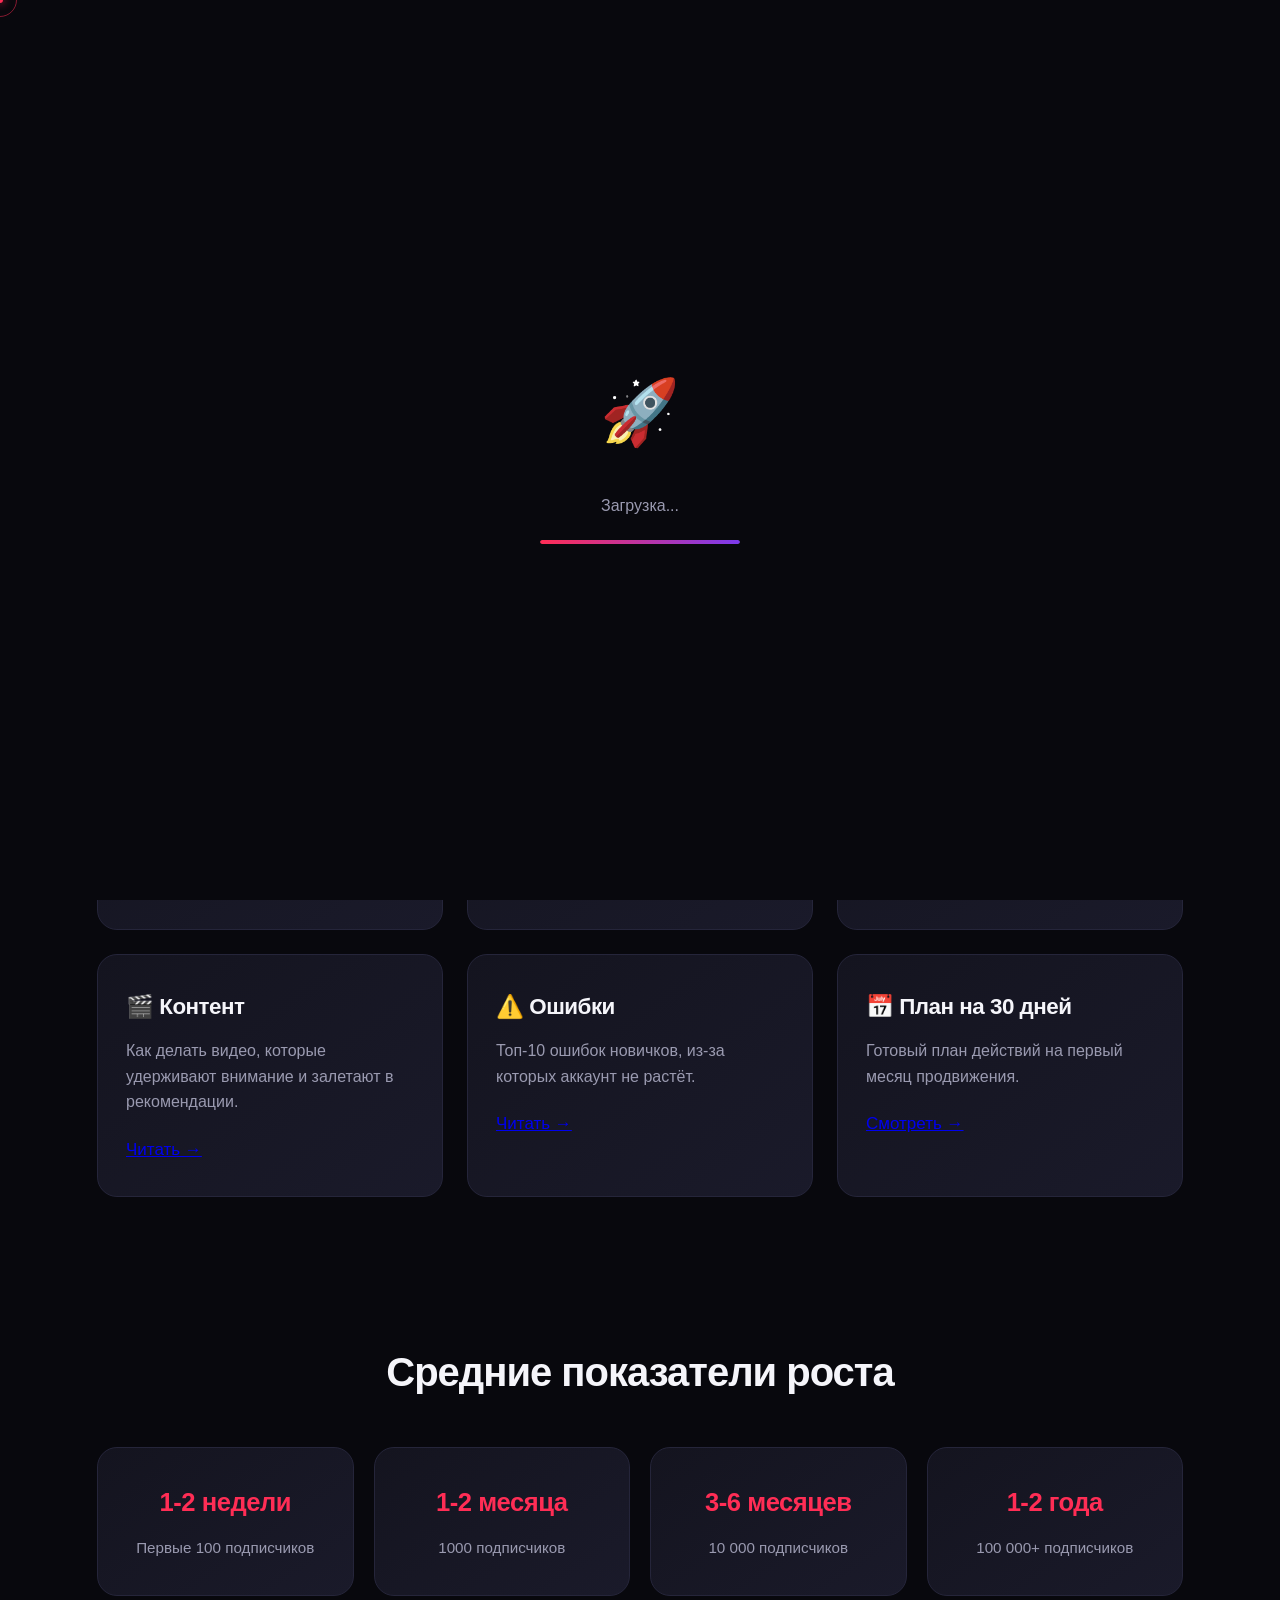
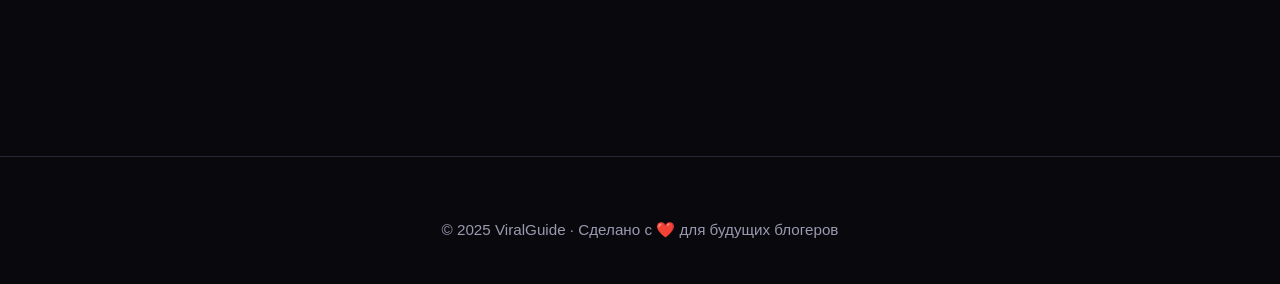
<file: index.html>
<!DOCTYPE html>
<html lang="ru">
<head>
  <meta charset="UTF-8">
  <meta name="viewport" content="width=device-width, initial-scale=1.0">
  <title>Как стать популярным — Гайд 2025</title>
  <meta name="description" content="Полный гайд: как набрать подписчиков в TikTok, YouTube, Instagram и стать популярным.">
  <link rel="stylesheet" href="style.css">
</head>
<body>
  <header>
    <nav>
      <a href="index.html" class="logo">🚀 ViralGuide</a>
      <ul>
        <li><a href="index.html" class="active">Главная</a></li>
        <li><a href="tiktok.html">TikTok</a></li>
        <li><a href="youtube.html">YouTube</a></li>
        <li><a href="instagram.html">Instagram</a></li>
        <li><a href="content.html">Контент</a></li>
        <li><a href="mistakes.html">Ошибки</a></li>
      </ul>
    </nav>
  </header>

  <main>
    <section class="hero">
      <h1>Как стать популярным в 2025 году</h1>
      <p>Пошаговый гайд по TikTok, YouTube, Instagram и другим платформам. Без воды, без вложений, только рабочие методы.</p>
      <a href="tiktok.html" class="btn">Начать с TikTok →</a>
    </section>

    <section class="grid">
      <div class="card">
        <h3>📱 TikTok</h3>
        <p>Алгоритм, тренды, звуки и способы быстро набрать первые 10 000 подписчиков.</p>
        <a href="tiktok.html">Читать →</a>
      </div>
      <div class="card">
        <h3>▶️ YouTube</h3>
        <p>Shorts, длинные ролики, оптимизация и первые 1000 подписчиков.</p>
        <a href="youtube.html">Читать →</a>
      </div>
      <div class="card">
        <h3>📸 Instagram</h3>
        <p>Reels, карусели, сторис и алгоритм 2025 года.</p>
        <a href="instagram.html">Читать →</a>
      </div>
      <div class="card">
        <h3>🎬 Контент</h3>
        <p>Как делать видео, которые удерживают внимание и залетают в рекомендации.</p>
        <a href="content.html">Читать →</a>
      </div>
      <div class="card">
        <h3>⚠️ Ошибки</h3>
        <p>Топ-10 ошибок новичков, из-за которых аккаунт не растёт.</p>
        <a href="mistakes.html">Читать →</a>
      </div>
      <div class="card">
        <h3>📅 План на 30 дней</h3>
        <p>Готовый план действий на первый месяц продвижения.</p>
        <a href="content.html#plan">Смотреть →</a>
      </div>
    </section>

    <section class="stats">
      <h2>Средние показатели роста</h2>
      <div class="stat-grid">
        <div><strong>1-2 недели</strong><span>Первые 100 подписчиков</span></div>
        <div><strong>1-2 месяца</strong><span>1000 подписчиков</span></div>
        <div><strong>3-6 месяцев</strong><span>10 000 подписчиков</span></div>
        <div><strong>1-2 года</strong><span>100 000+ подписчиков</span></div>
      </div>
    </section>
  </main>

  <footer>
    <p>© 2025 ViralGuide · Сделано с ❤️ для будущих блогеров</p>
  </footer>

  <script src="script.js"></script>
</body>
</html>
</file>
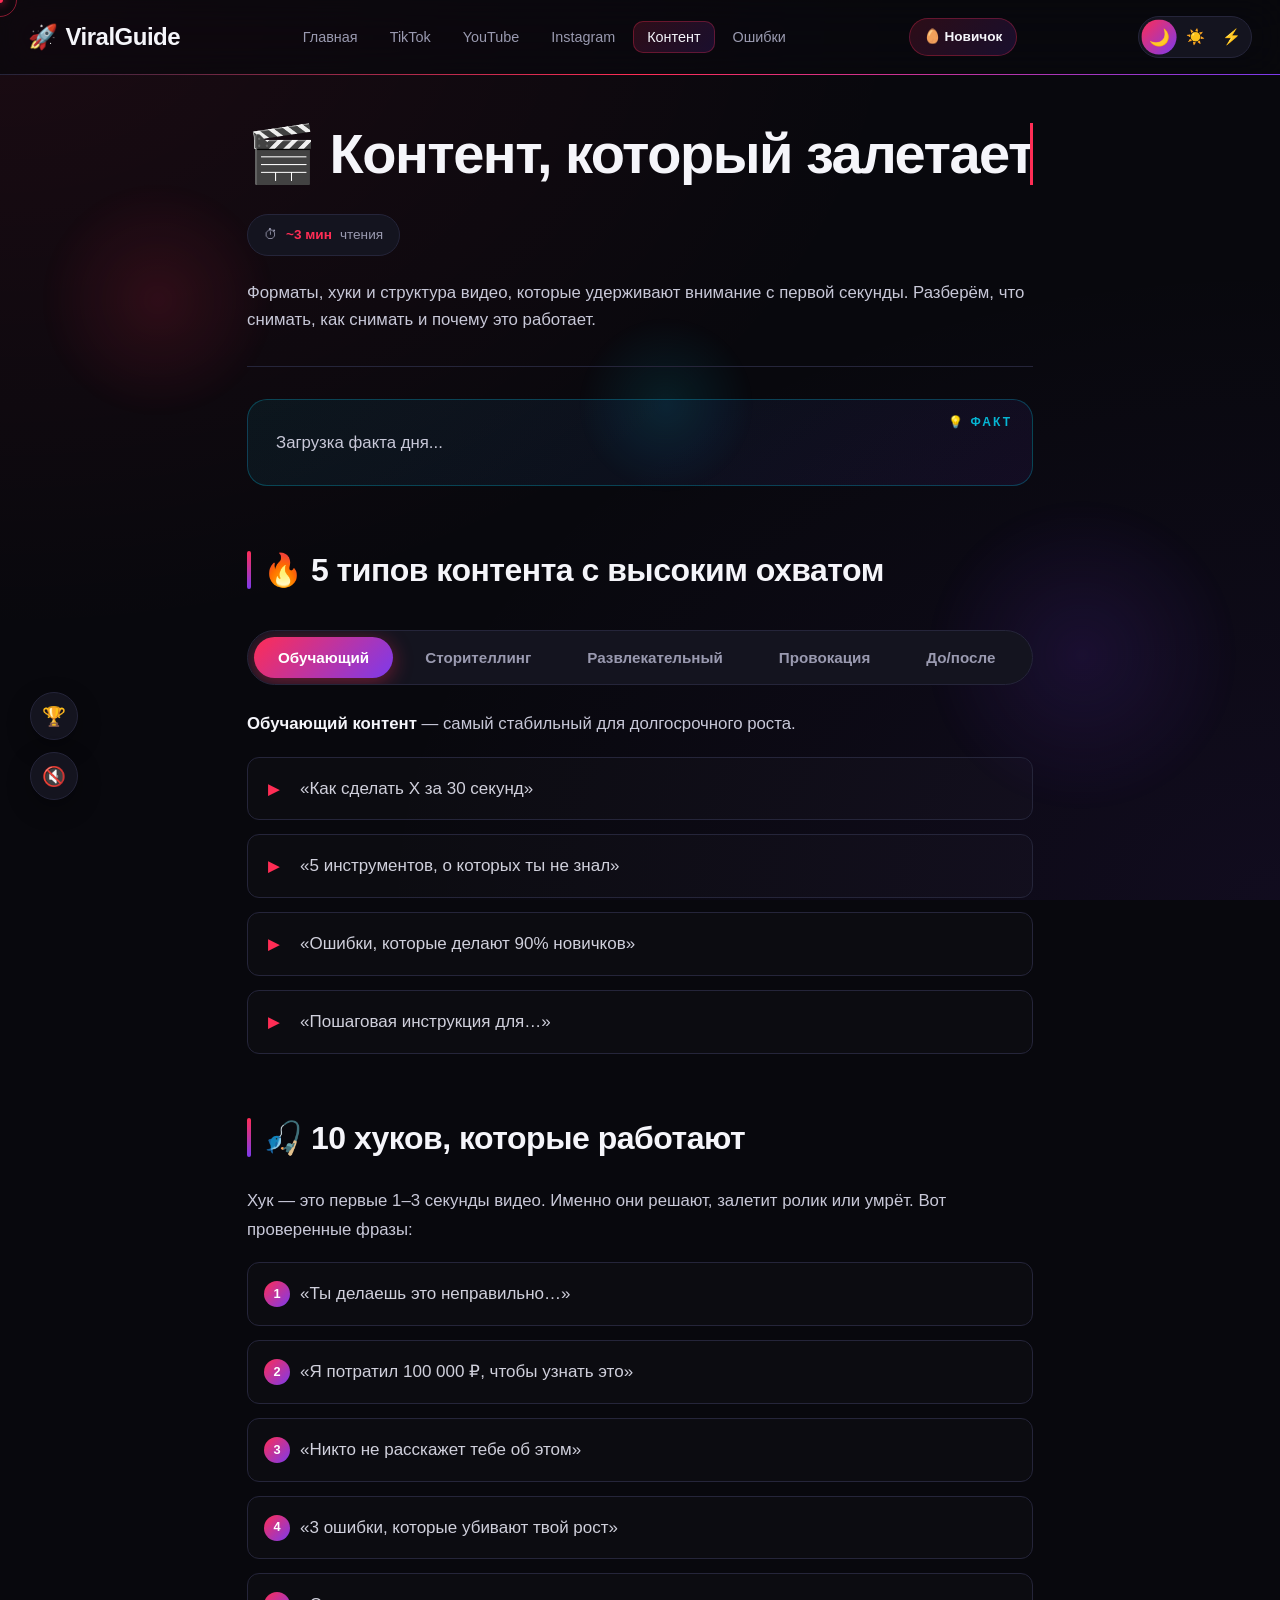
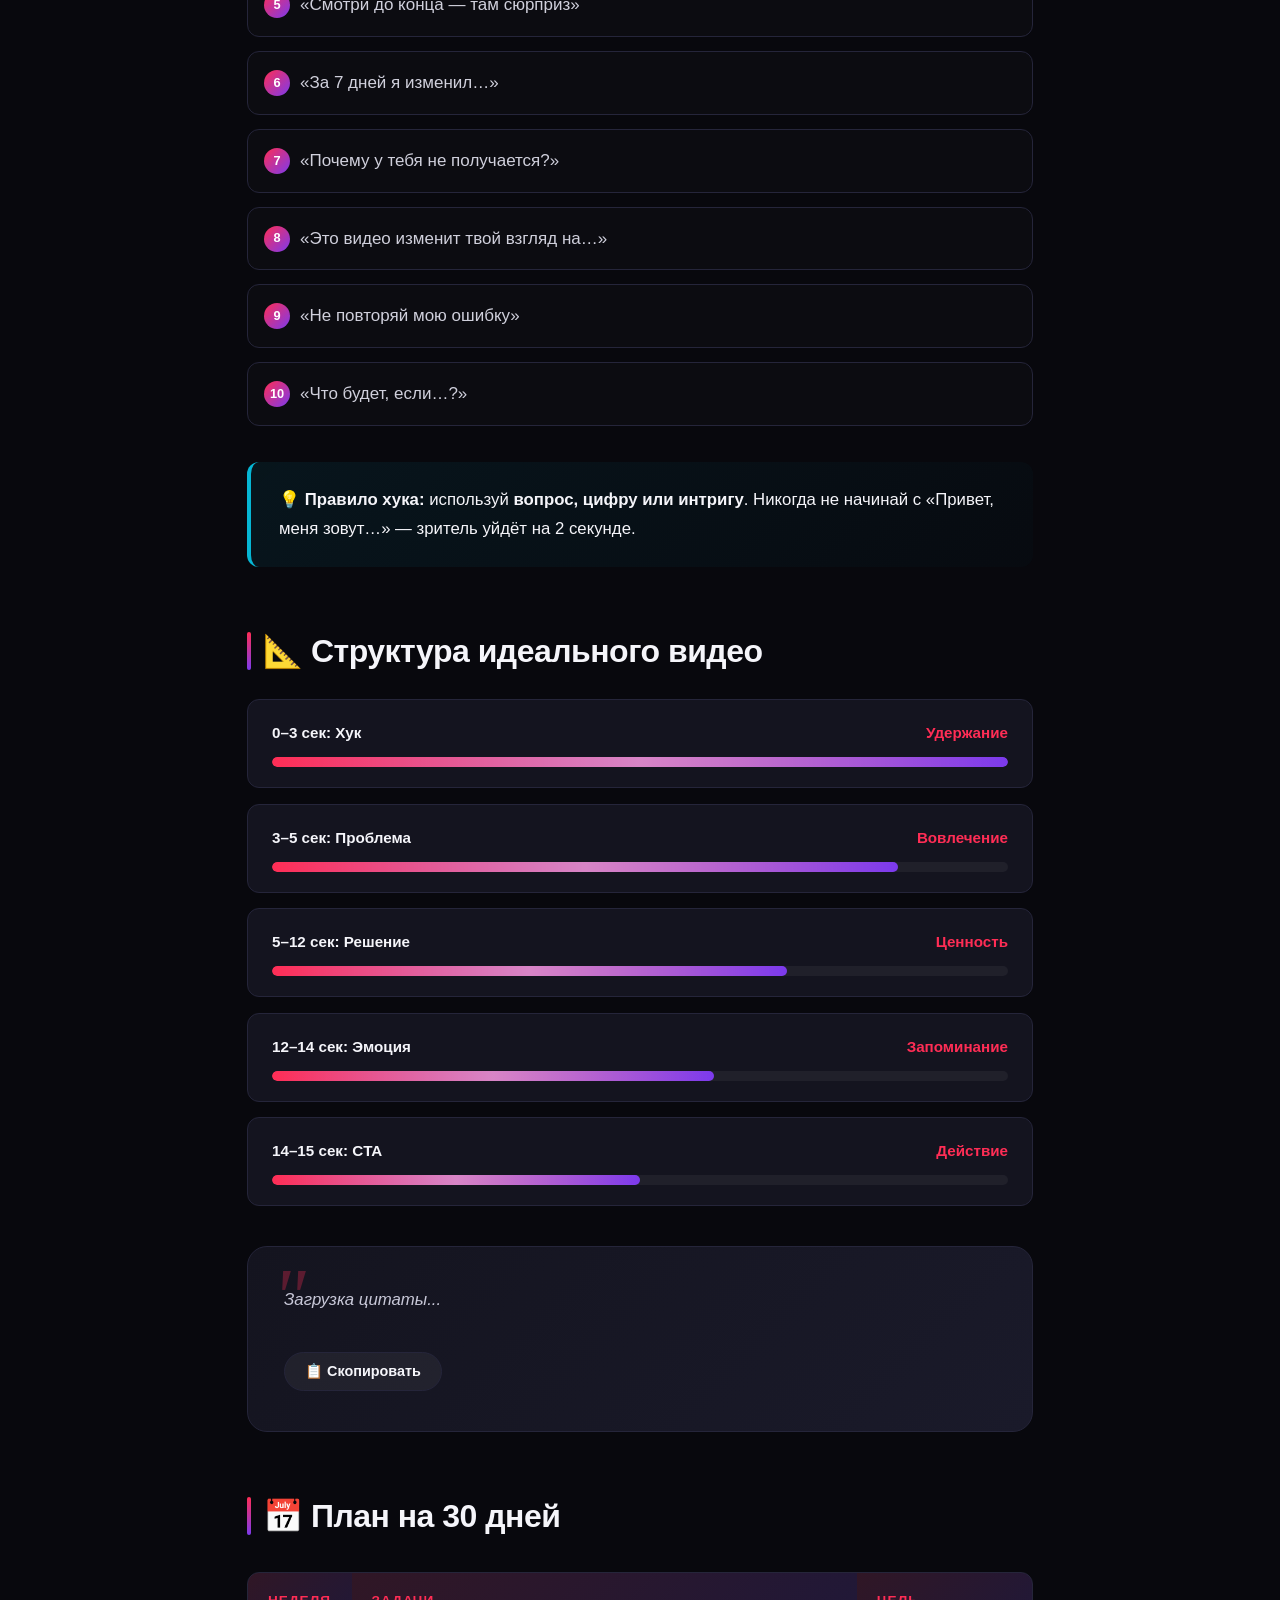
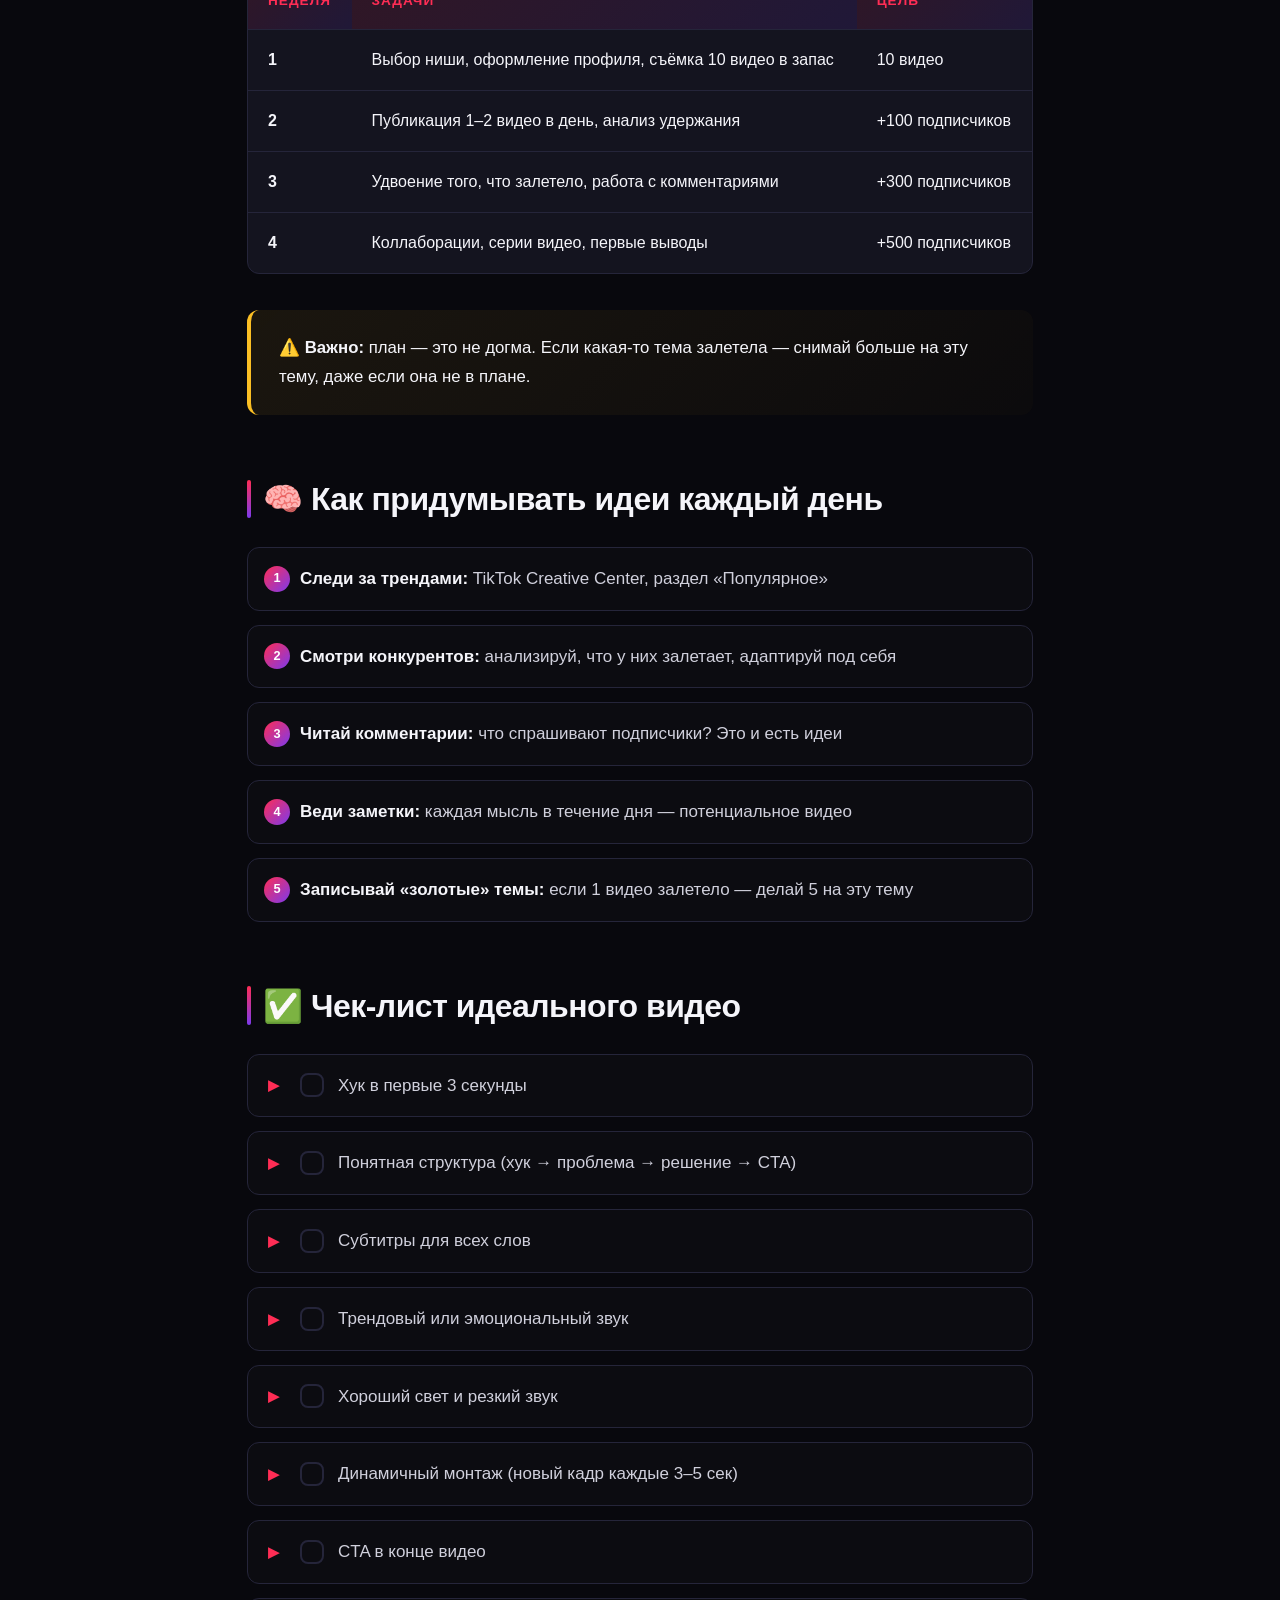
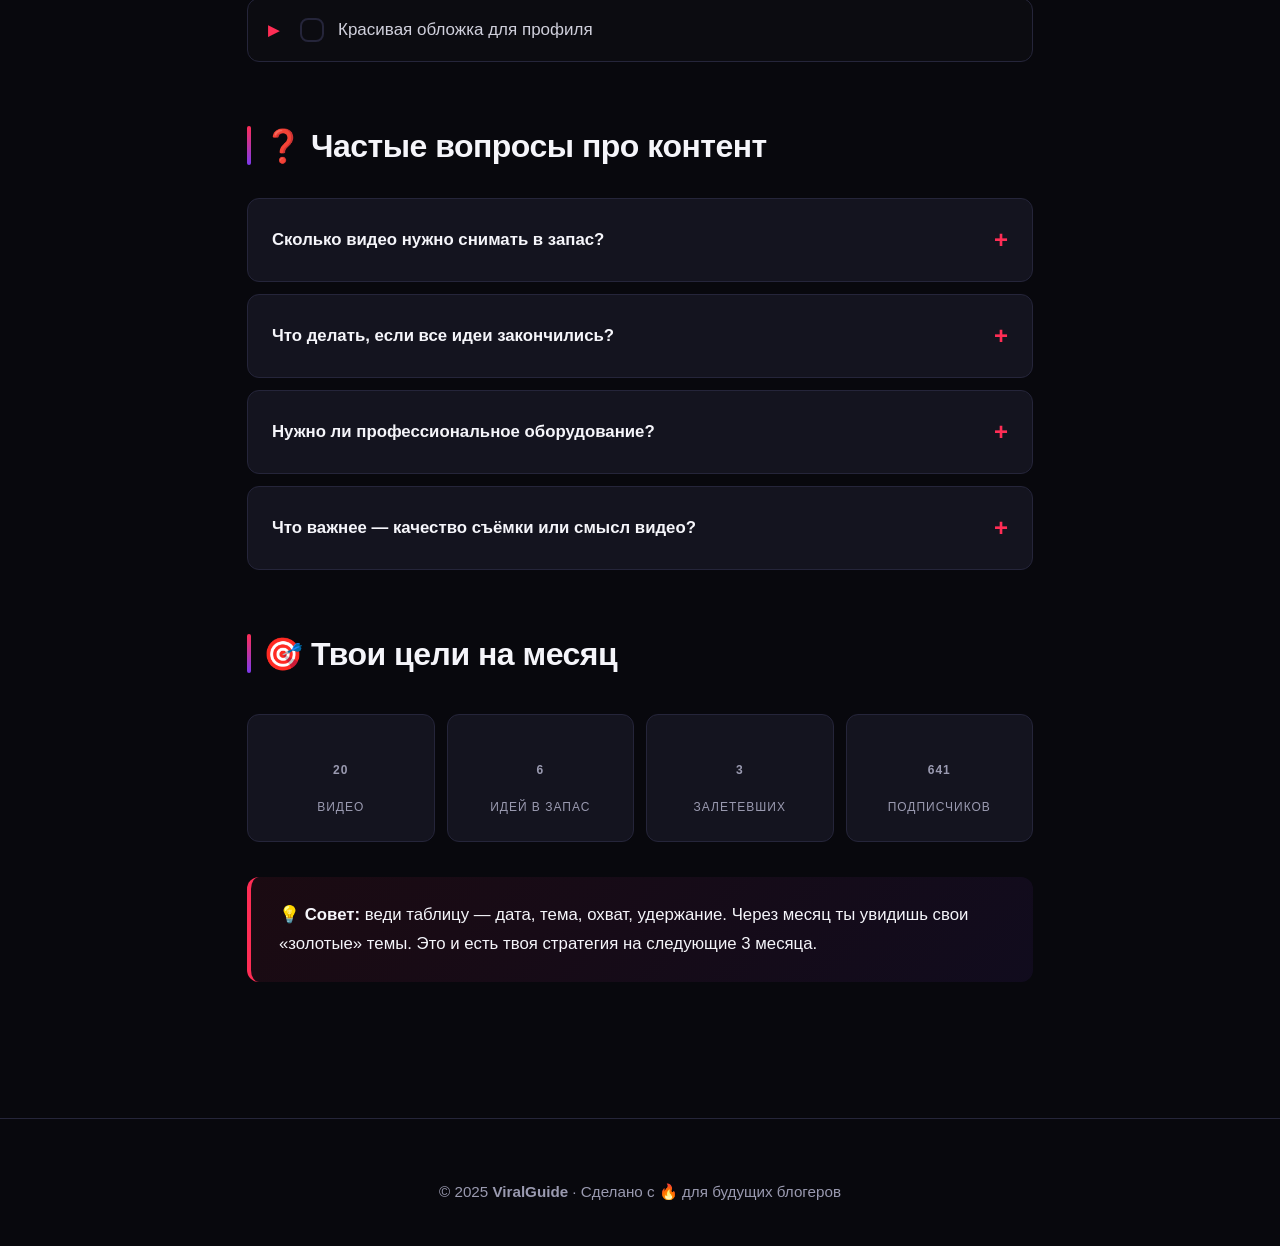
<file: content.html>
<!DOCTYPE html>
<html lang="ru">
<head>
  <meta charset="UTF-8">
  <meta name="viewport" content="width=device-width, initial-scale=1.0">
  <title>Контент и план на 30 дней | ViralGuide</title>
  <meta name="description" content="Типы контента, хуки, структура видео и пошаговый план на 30 дней для роста в соцсетях.">
  <link rel="stylesheet" href="style.css">
  <link rel="stylesheet" href="animations.css">
</head>
<body>
  <header>
    <nav>
      <a href="index.html" class="logo">
        <span class="logo-icon">🚀</span> ViralGuide
      </a>
      <button class="burger" aria-label="Меню">☰</button>
      <ul>
        <li><a href="index.html" class="nav-link">Главная</a></li>
        <li><a href="tiktok.html" class="nav-link">TikTok</a></li>
        <li><a href="youtube.html" class="nav-link">YouTube</a></li>
        <li><a href="instagram.html" class="nav-link">Instagram</a></li>
        <li><a href="content.html" class="nav-link">Контент</a></li>
        <li><a href="mistakes.html" class="nav-link">Ошибки</a></li>
      </ul>
    </nav>
  </header>

  <main class="article">
    <h1>🎬 Контент, который залетает</h1>
    <p class="lead">Форматы, хуки и структура видео, которые удерживают внимание с первой секунды. Разберём, что снимать, как снимать и почему это работает.</p>

    <div class="fact-box">
      <p class="fact-of-day">Загрузка факта дня...</p>
    </div>

    <h2 id="types">🔥 5 типов контента с высоким охватом</h2>
    <div class="tabs">
      <button class="tab active" data-tab="c1">Обучающий</button>
      <button class="tab" data-tab="c2">Сторителлинг</button>
      <button class="tab" data-tab="c3">Развлекательный</button>
      <button class="tab" data-tab="c4">Провокация</button>
      <button class="tab" data-tab="c5">До/после</button>
    </div>

    <div class="tab-content active" data-tab="c1">
      <p><strong>Обучающий контент</strong> — самый стабильный для долгосрочного роста.</p>
      <ul>
        <li>«Как сделать X за 30 секунд»</li>
        <li>«5 инструментов, о которых ты не знал»</li>
        <li>«Ошибки, которые делают 90% новичков»</li>
        <li>«Пошаговая инструкция для…»</li>
      </ul>
    </div>

    <div class="tab-content" data-tab="c2">
      <p><strong>Сторителлинг</strong> — самый эмоциональный и вирусный.</p>
      <ul>
        <li>«Как я с нуля вышел на 100к»</li>
        <li>«Самая большая ошибка в моей жизни»</li>
        <li>«Что случилось, когда я…»</li>
        <li>«Я потратил 100 000 ₽, чтобы узнать это»</li>
      </ul>
    </div>

    <div class="tab-content" data-tab="c3">
      <p><strong>Развлекательный контент</strong> — быстрый рост, но менее лояльная аудитория.</p>
      <ul>
        <li>Юмор, скетчи, пародии</li>
        <li>Челленджи и тренды</li>
        <li>Реакции на вирусные видео</li>
        <li>Пранки (аккуратно!)</li>
      </ul>
    </div>

    <div class="tab-content" data-tab="c4">
      <p><strong>Провокационный контент</strong> — максимальный охват, но риск отписки.</p>
      <ul>
        <li>«Почему [тренд] — это тупость»</li>
        <li>«Не покупай [продукт], если…»</li>
        <li>«Правда, которую скрывают блогеры»</li>
        <li>Разбор мифов в твоей нише</li>
      </ul>
    </div>

    <div class="tab-content" data-tab="c5">
      <p><strong>До/после</strong> — универсальный формат, работает в любой нише.</p>
      <ul>
        <li>Трансформация тела, стиля, комнаты</li>
        <li>Ремонт или преображение</li>
        <li>Было / стало в проектах</li>
        <li>До обучения / после обучения</li>
      </ul>
    </div>

    <h2 id="hooks">🎣 10 хуков, которые работают</h2>
    <p>Хук — это первые 1–3 секунды видео. Именно они решают, залетит ролик или умрёт. Вот проверенные фразы:</p>
    <ol>
      <li>«Ты делаешь это неправильно…»</li>
      <li>«Я потратил 100 000 ₽, чтобы узнать это»</li>
      <li>«Никто не расскажет тебе об этом»</li>
      <li>«3 ошибки, которые убивают твой рост»</li>
      <li>«Смотри до конца — там сюрприз»</li>
      <li>«За 7 дней я изменил…»</li>
      <li>«Почему у тебя не получается?»</li>
      <li>«Это видео изменит твой взгляд на…»</li>
      <li>«Не повторяй мою ошибку»</li>
      <li>«Что будет, если…?»</li>
    </ol>

    <div class="callout callout-info">
      💡 <strong>Правило хука:</strong> используй <strong>вопрос, цифру или интригу</strong>. Никогда не начинай с «Привет, меня зовут…» — зритель уйдёт на 2 секунде.
    </div>

    <h2>📐 Структура идеального видео</h2>
    <div class="progress-block">
      <div class="progress-header">
        <span>0–3 сек: Хук</span>
        <span>Удержание</span>
      </div>
      <div class="progress-track">
        <div class="progress-fill" data-width="100%"></div>
      </div>
    </div>

    <div class="progress-block">
      <div class="progress-header">
        <span>3–5 сек: Проблема</span>
        <span>Вовлечение</span>
      </div>
      <div class="progress-track">
        <div class="progress-fill" data-width="85%"></div>
      </div>
    </div>

    <div class="progress-block">
      <div class="progress-header">
        <span>5–12 сек: Решение</span>
        <span>Ценность</span>
      </div>
      <div class="progress-track">
        <div class="progress-fill" data-width="70%"></div>
      </div>
    </div>

    <div class="progress-block">
      <div class="progress-header">
        <span>12–14 сек: Эмоция</span>
        <span>Запоминание</span>
      </div>
      <div class="progress-track">
        <div class="progress-fill" data-width="60%"></div>
      </div>
    </div>

    <div class="progress-block">
      <div class="progress-header">
        <span>14–15 сек: CTA</span>
        <span>Действие</span>
      </div>
      <div class="progress-track">
        <div class="progress-fill" data-width="50%"></div>
      </div>
    </div>

    <div class="quote">
      <p class="quote-text" style="opacity: 1;">Загрузка цитаты...</p>
      <span class="quote-author"></span>
      <button class="btn btn-secondary quote-copy" style="margin-top: 20px; padding: 10px 20px; font-size: 0.9rem;">📋 Скопировать</button>
    </div>

    <h2 id="plan">📅 План на 30 дней</h2>
    <table>
      <tr><th>Неделя</th><th>Задачи</th><th>Цель</th></tr>
      <tr>
        <td><strong>1</strong></td>
        <td>Выбор ниши, оформление профиля, съёмка 10 видео в запас</td>
        <td>10 видео</td>
      </tr>
      <tr>
        <td><strong>2</strong></td>
        <td>Публикация 1–2 видео в день, анализ удержания</td>
        <td>+100 подписчиков</td>
      </tr>
      <tr>
        <td><strong>3</strong></td>
        <td>Удвоение того, что залетело, работа с комментариями</td>
        <td>+300 подписчиков</td>
      </tr>
      <tr>
        <td><strong>4</strong></td>
        <td>Коллаборации, серии видео, первые выводы</td>
        <td>+500 подписчиков</td>
      </tr>
    </table>

    <div class="callout callout-warn">
      ⚠️ <strong>Важно:</strong> план — это не догма. Если какая-то тема залетела — снимай больше на эту тему, даже если она не в плане.
    </div>

    <h2>🧠 Как придумывать идеи каждый день</h2>
    <ol>
      <li><strong>Следи за трендами:</strong> TikTok Creative Center, раздел «Популярное»</li>
      <li><strong>Смотри конкурентов:</strong> анализируй, что у них залетает, адаптируй под себя</li>
      <li><strong>Читай комментарии:</strong> что спрашивают подписчики? Это и есть идеи</li>
      <li><strong>Веди заметки:</strong> каждая мысль в течение дня — потенциальное видео</li>
      <li><strong>Записывай «золотые» темы:</strong> если 1 видео залетело — делай 5 на эту тему</li>
    </ol>

    <h2>✅ Чек-лист идеального видео</h2>
    <ul class="checklist">
      <li><span class="check-box">✓</span> Хук в первые 3 секунды</li>
      <li><span class="check-box">✓</span> Понятная структура (хук → проблема → решение → CTA)</li>
      <li><span class="check-box">✓</span> Субтитры для всех слов</li>
      <li><span class="check-box">✓</span> Трендовый или эмоциональный звук</li>
      <li><span class="check-box">✓</span> Хороший свет и резкий звук</li>
      <li><span class="check-box">✓</span> Динамичный монтаж (новый кадр каждые 3–5 сек)</li>
      <li><span class="check-box">✓</span> CTA в конце видео</li>
      <li><span class="check-box">✓</span> Красивая обложка для профиля</li>
    </ul>

    <h2>❓ Частые вопросы про контент</h2>
    <div class="accordion">
      <div class="accordion-item">
        <div class="accordion-header">
          <span>Сколько видео нужно снимать в запас?</span>
          <span class="accordion-icon">+</span>
        </div>
        <div class="accordion-body">
          <p>Минимум <strong>10 видео в запас</strong>. Это нужно, чтобы не пропускать публикации, даже когда нет настроения или времени. Батчинг (съёмка в один день) экономит часы.</p>
        </div>
      </div>

      <div class="accordion-item">
        <div class="accordion-header">
          <span>Что делать, если все идеи закончились?</span>
          <span class="accordion-icon">+</span>
        </div>
        <div class="accordion-body">
          <p>Смотри <strong>комментарии конкурентов, тренды TikTok и YouTube Shorts.</strong> Каждый день на платформах появляется 1000+ новых форматов. Твоя задача — адаптировать их под свою нишу.</p>
        </div>
      </div>

      <div class="accordion-item">
        <div class="accordion-header">
          <span>Нужно ли профессиональное оборудование?</span>
          <span class="accordion-icon">+</span>
        </div>
        <div class="accordion-body">
          <p>На старте — <strong>нет</strong>. Телефон + свет за 2000 ₽ + петличный микрофон за 1000 ₽ = достаточно. Инвестируй в оборудование только после первых результатов.</p>
        </div>
      </div>

      <div class="accordion-item">
        <div class="accordion-header">
          <span>Что важнее — качество съёмки или смысл видео?</span>
          <span class="accordion-icon">+</span>
        </div>
        <div class="accordion-body">
          <p><strong>Смысл.</strong> Видео со средним качеством, но сильным смыслом залетает в 10 раз чаще, чем красивое, но пустое. TikTok и Reels любят идею и удержание, а не картинку.</p>
        </div>
      </div>
    </div>

    <h2>🎯 Твои цели на месяц</h2>
    <div class="timer">
      <div class="timer-cell"><strong><span data-count="30">0</span></strong><span>Видео</span></div>
      <div class="timer-cell"><strong><span data-count="10">0</span></strong><span>Идей в запас</span></div>
      <div class="timer-cell"><strong><span data-count="5">0</span></strong><span>Залетевших</span></div>
      <div class="timer-cell"><strong><span data-count="1000">0</span></strong><span>Подписчиков</span></div>
    </div>

    <div class="callout">
      💡 <strong>Совет:</strong> веди таблицу — дата, тема, охват, удержание. Через месяц ты увидишь свои «золотые» темы. Это и есть твоя стратегия на следующие 3 месяца.
    </div>
  </main>

  <footer>
    <p>© 2025 <strong>ViralGuide</strong> · Сделано с 🔥 для будущих блогеров</p>
  </footer>

  <script src="data.js"></script>
  <script src="script.js"></script>
</body>
</html>
</file>
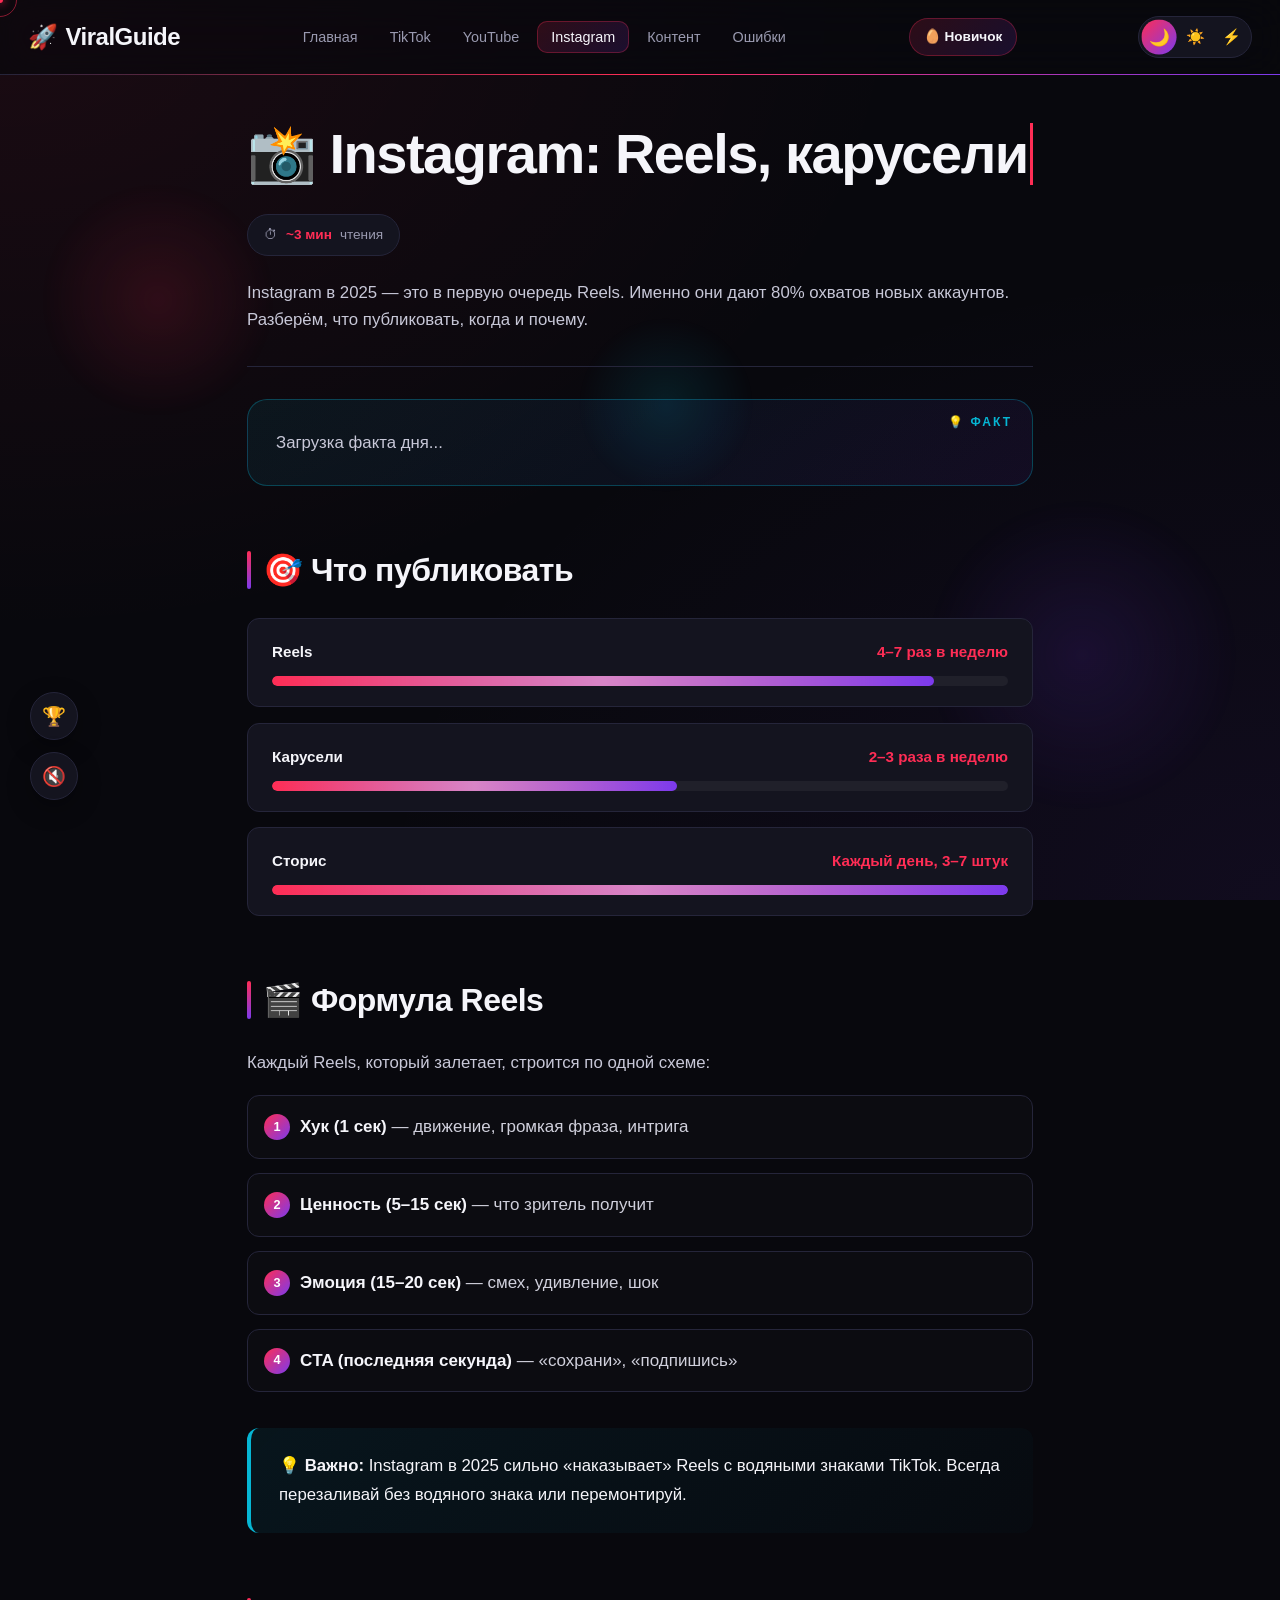
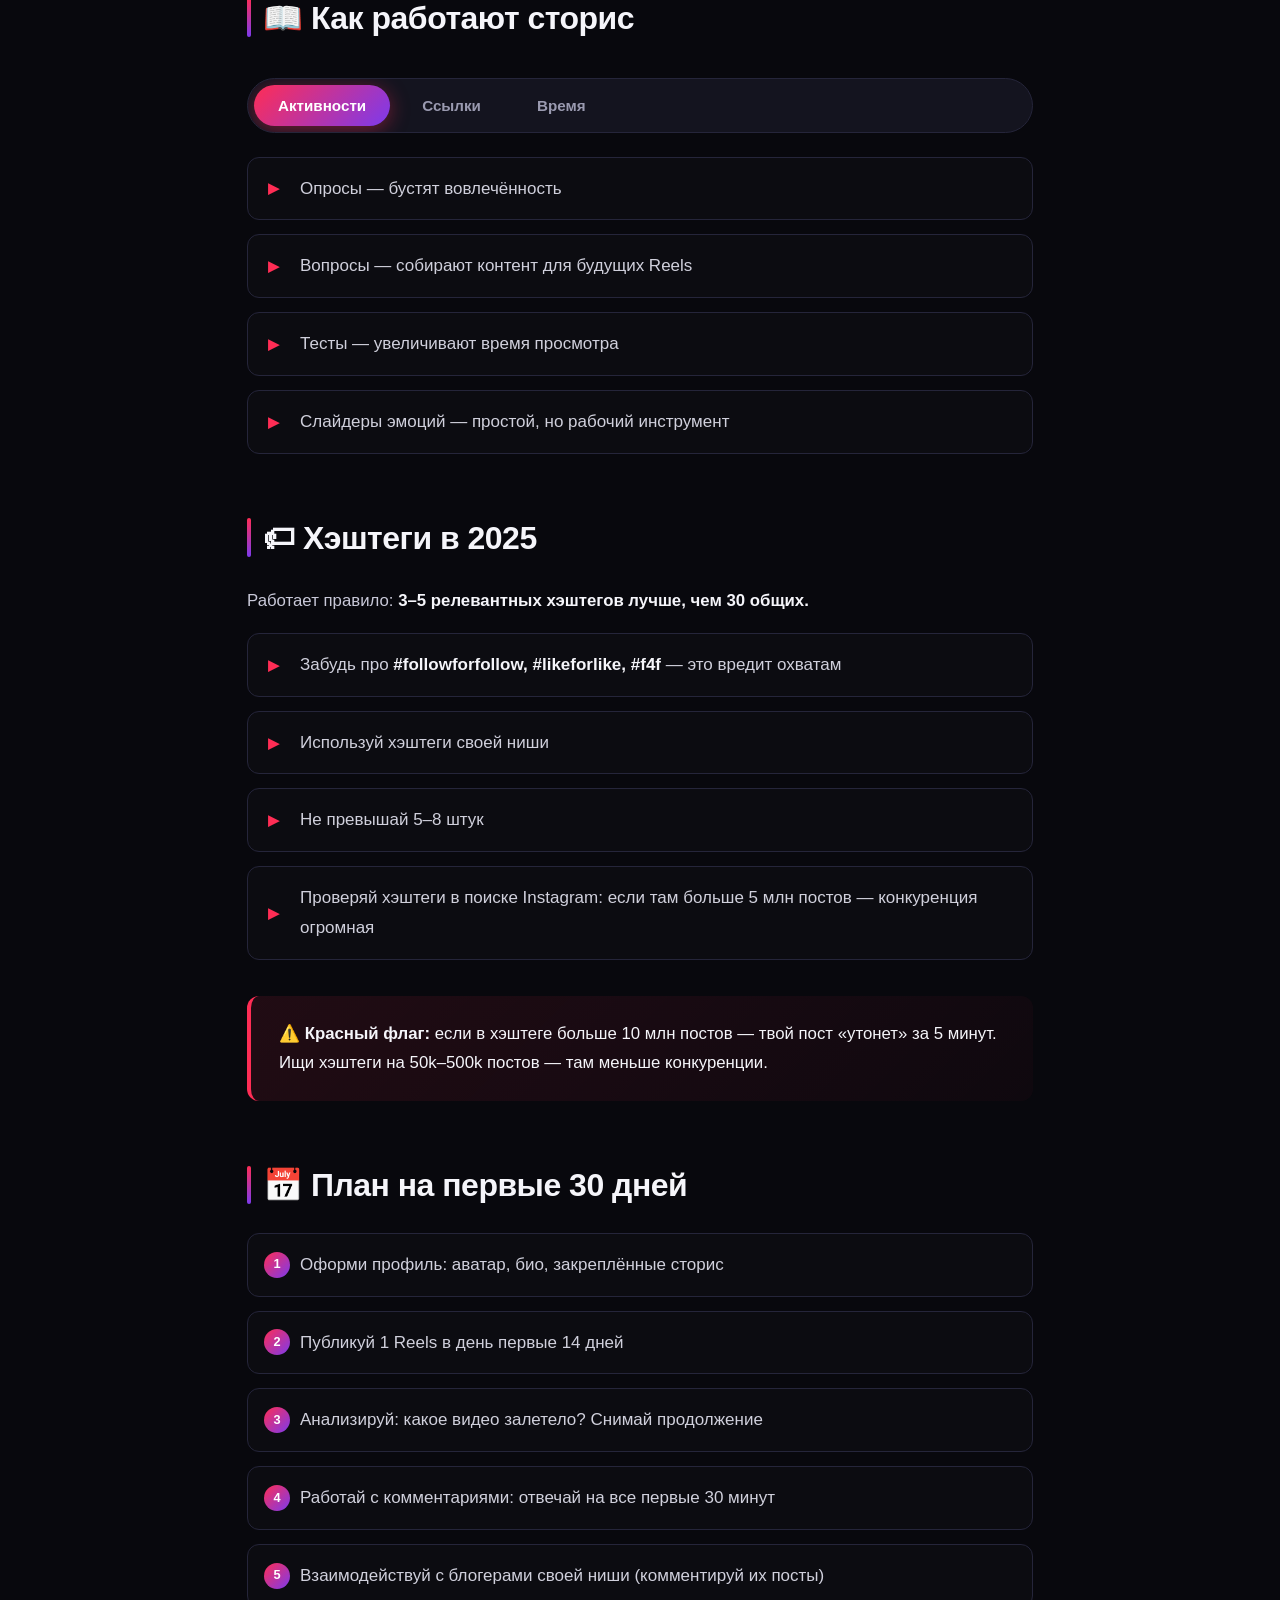
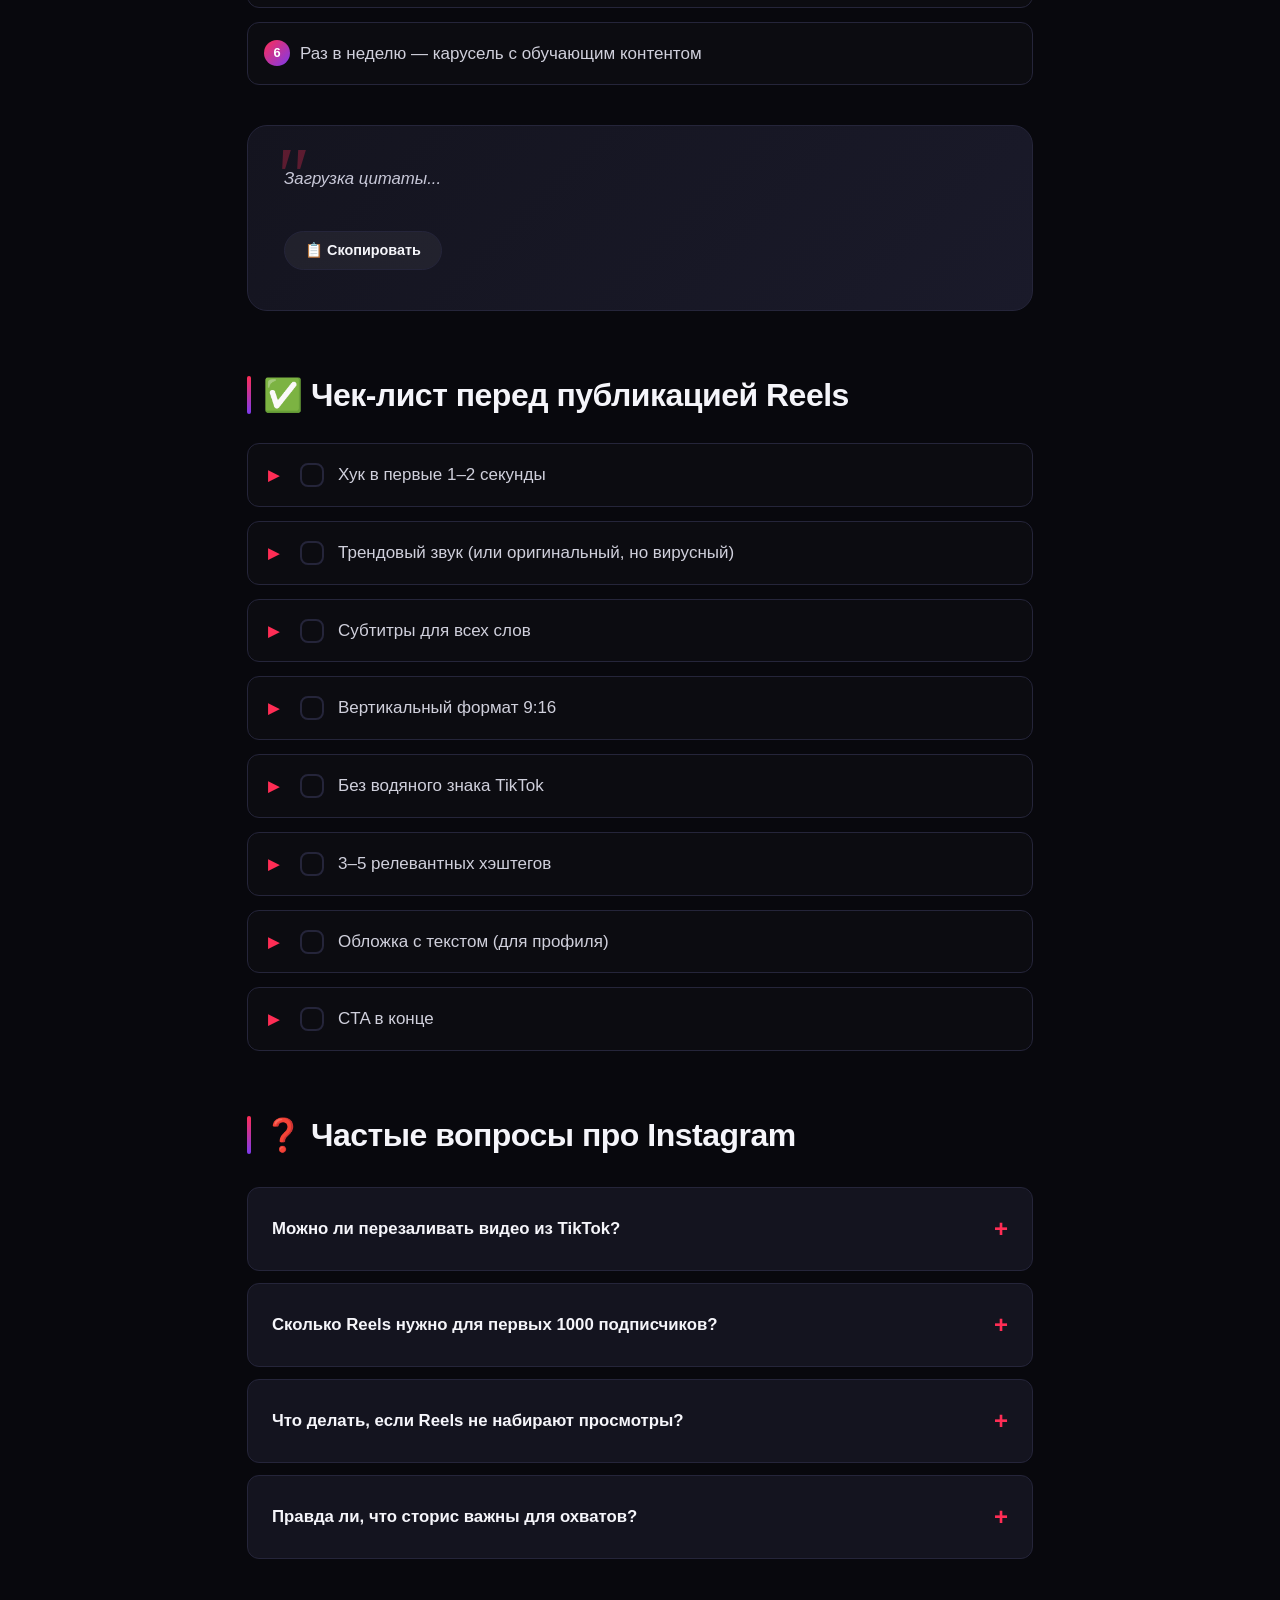
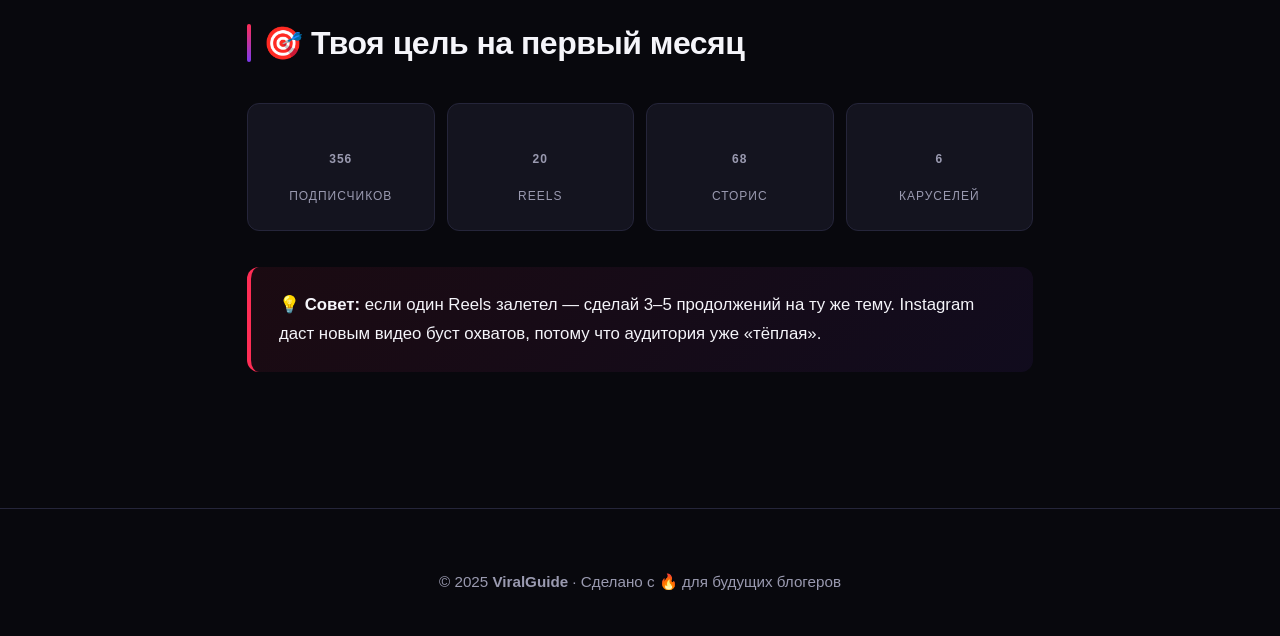
<file: instagram.html>
<!DOCTYPE html>
<html lang="ru">
<head>
  <meta charset="UTF-8">
  <meta name="viewport" content="width=device-width, initial-scale=1.0">
  <title>Instagram — Как набрать подписчиков | ViralGuide</title>
  <meta name="description" content="Полный гайд по Instagram: Reels, карусели, сторис, хэштеги и алгоритм 2025 года.">
  <link rel="stylesheet" href="style.css">
  <link rel="stylesheet" href="animations.css">
</head>
<body>
  <header>
    <nav>
      <a href="index.html" class="logo">
        <span class="logo-icon">🚀</span> ViralGuide
      </a>
      <button class="burger" aria-label="Меню">☰</button>
      <ul>
        <li><a href="index.html" class="nav-link">Главная</a></li>
        <li><a href="tiktok.html" class="nav-link">TikTok</a></li>
        <li><a href="youtube.html" class="nav-link">YouTube</a></li>
        <li><a href="instagram.html" class="nav-link">Instagram</a></li>
        <li><a href="content.html" class="nav-link">Контент</a></li>
        <li><a href="mistakes.html" class="nav-link">Ошибки</a></li>
      </ul>
    </nav>
  </header>

  <main class="article">
    <h1>📸 Instagram: Reels, карусели и сторис</h1>
    <p class="lead">Instagram в 2025 — это в первую очередь Reels. Именно они дают 80% охватов новых аккаунтов. Разберём, что публиковать, когда и почему.</p>

    <div class="fact-box">
      <p class="fact-of-day">Загрузка факта дня...</p>
    </div>

    <h2>🎯 Что публиковать</h2>
    <div class="progress-block">
      <div class="progress-header">
        <span>Reels</span>
        <span>4–7 раз в неделю</span>
      </div>
      <div class="progress-track">
        <div class="progress-fill" data-width="90%"></div>
      </div>
    </div>

    <div class="progress-block">
      <div class="progress-header">
        <span>Карусели</span>
        <span>2–3 раза в неделю</span>
      </div>
      <div class="progress-track">
        <div class="progress-fill" data-width="55%"></div>
      </div>
    </div>

    <div class="progress-block">
      <div class="progress-header">
        <span>Сторис</span>
        <span>Каждый день, 3–7 штук</span>
      </div>
      <div class="progress-track">
        <div class="progress-fill" data-width="100%"></div>
      </div>
    </div>

    <h2 id="reels">🎬 Формула Reels</h2>
    <p>Каждый Reels, который залетает, строится по одной схеме:</p>
    <ol>
      <li><strong>Хук (1 сек)</strong> — движение, громкая фраза, интрига</li>
      <li><strong>Ценность (5–15 сек)</strong> — что зритель получит</li>
      <li><strong>Эмоция (15–20 сек)</strong> — смех, удивление, шок</li>
      <li><strong>CTA (последняя секунда)</strong> — «сохрани», «подпишись»</li>
    </ol>

    <div class="callout callout-info">
      💡 <strong>Важно:</strong> Instagram в 2025 сильно «наказывает» Reels с водяными знаками TikTok. Всегда перезаливай без водяного знака или перемонтируй.
    </div>

    <h2>📖 Как работают сторис</h2>
    <div class="tabs">
      <button class="tab active" data-tab="ig1">Активности</button>
      <button class="tab" data-tab="ig2">Ссылки</button>
      <button class="tab" data-tab="ig3">Время</button>
    </div>

    <div class="tab-content active" data-tab="ig1">
      <ul>
        <li>Опросы — бустят вовлечённость</li>
        <li>Вопросы — собирают контент для будущих Reels</li>
        <li>Тесты — увеличивают время просмотра</li>
        <li>Слайдеры эмоций — простой, но рабочий инструмент</li>
      </ul>
    </div>

    <div class="tab-content" data-tab="ig2">
      <ul>
        <li>Ссылка на Reels в сторис = дополнительные просмотры</li>
        <li>Ссылка на профиль = рост подписок</li>
        <li>Ссылка на товар = прямая монетизация</li>
        <li>Ссылка на другой пост = глубина просмотра</li>
      </ul>
    </div>

    <div class="tab-content" data-tab="ig3">
      <ul>
        <li>Утро (7:00–9:00) — для работающей аудитории</li>
        <li>День (12:00–14:00) — для обеденного перерыва</li>
        <li>Вечер (19:00–22:00) — самый высокий охват</li>
        <li>Публикуй сторис волной: 3–7 штук за раз</li>
      </ul>
    </div>

    <h2 id="tags">🏷 Хэштеги в 2025</h2>
    <p>Работает правило: <strong>3–5 релевантных хэштегов лучше, чем 30 общих.</strong></p>
    <ul>
      <li>Забудь про <strong>#followforfollow, #likeforlike, #f4f</strong> — это вредит охватам</li>
      <li>Используй хэштеги своей ниши</li>
      <li>Не превышай 5–8 штук</li>
      <li>Проверяй хэштеги в поиске Instagram: если там больше 5 млн постов — конкуренция огромная</li>
    </ul>

    <div class="callout callout-danger">
      ⚠️ <strong>Красный флаг:</strong> если в хэштеге больше 10 млн постов — твой пост «утонет» за 5 минут. Ищи хэштеги на 50k–500k постов — там меньше конкуренции.
    </div>

    <h2>📅 План на первые 30 дней</h2>
    <ol>
      <li>Оформи профиль: аватар, био, закреплённые сторис</li>
      <li>Публикуй 1 Reels в день первые 14 дней</li>
      <li>Анализируй: какое видео залетело? Снимай продолжение</li>
      <li>Работай с комментариями: отвечай на все первые 30 минут</li>
      <li>Взаимодействуй с блогерами своей ниши (комментируй их посты)</li>
      <li>Раз в неделю — карусель с обучающим контентом</li>
    </ol>

    <div class="quote">
      <p class="quote-text" style="opacity: 1;">Загрузка цитаты...</p>
      <span class="quote-author"></span>
      <button class="btn btn-secondary quote-copy" style="margin-top: 20px; padding: 10px 20px; font-size: 0.9rem;">📋 Скопировать</button>
    </div>

    <h2>✅ Чек-лист перед публикацией Reels</h2>
    <ul class="checklist">
      <li><span class="check-box">✓</span> Хук в первые 1–2 секунды</li>
      <li><span class="check-box">✓</span> Трендовый звук (или оригинальный, но вирусный)</li>
      <li><span class="check-box">✓</span> Субтитры для всех слов</li>
      <li><span class="check-box">✓</span> Вертикальный формат 9:16</li>
      <li><span class="check-box">✓</span> Без водяного знака TikTok</li>
      <li><span class="check-box">✓</span> 3–5 релевантных хэштегов</li>
      <li><span class="check-box">✓</span> Обложка с текстом (для профиля)</li>
      <li><span class="check-box">✓</span> CTA в конце</li>
    </ul>

    <h2>❓ Частые вопросы про Instagram</h2>
    <div class="accordion">
      <div class="accordion-item">
        <div class="accordion-header">
          <span>Можно ли перезаливать видео из TikTok?</span>
          <span class="accordion-icon">+</span>
        </div>
        <div class="accordion-body">
          <p>Да, но <strong>обязательно без водяного знака TikTok</strong>. Лучше всего — перемонтировать видео под Instagram или добавить свои эффекты. Instagram занижает охваты видео с чужими водяными знаками.</p>
        </div>
      </div>

      <div class="accordion-item">
        <div class="accordion-header">
          <span>Сколько Reels нужно для первых 1000 подписчиков?</span>
          <span class="accordion-icon">+</span>
        </div>
        <div class="accordion-body">
          <p>В среднем <strong>30–50 Reels</strong>, если 1–2 залетят. Иногда достаточно 5–7 хороших Reels, чтобы набрать первые 1000. Всё зависит от темы и хуков.</p>
        </div>
      </div>

      <div class="accordion-item">
        <div class="accordion-header">
          <span>Что делать, если Reels не набирают просмотры?</span>
          <span class="accordion-icon">+</span>
        </div>
        <div class="accordion-body">
          <p>Проверь: <strong>хук, субтитры, звук, обложку, время публикации, хэштеги.</strong> Если всё ок — меняй тему. Instagram любит узкие темы, а не «всё обо всём».</p>
        </div>
      </div>

      <div class="accordion-item">
        <div class="accordion-header">
          <span>Правда ли, что сторис важны для охватов?</span>
          <span class="accordion-icon">+</span>
        </div>
        <div class="accordion-body">
          <p>Да. <strong>Сторис влияют на охваты Reels и постов.</strong> Если аудитория активно смотрит сторис — алгоритм показывает и основной контент. Публикуй 3–7 сторис ежедневно.</p>
        </div>
      </div>
    </div>

    <h2>🎯 Твоя цель на первый месяц</h2>
    <div class="timer">
      <div class="timer-cell"><strong><span data-count="500">0</span></strong><span>Подписчиков</span></div>
      <div class="timer-cell"><strong><span data-count="30">0</span></strong><span>Reels</span></div>
      <div class="timer-cell"><strong><span data-count="100">0</span></strong><span>Сторис</span></div>
      <div class="timer-cell"><strong><span data-count="10">0</span></strong><span>Каруселей</span></div>
    </div>

    <div class="callout">
      💡 <strong>Совет:</strong> если один Reels залетел — сделай 3–5 продолжений на ту же тему. Instagram даст новым видео буст охватов, потому что аудитория уже «тёплая».
    </div>
  </main>

  <footer>
    <p>© 2025 <strong>ViralGuide</strong> · Сделано с 🔥 для будущих блогеров</p>
  </footer>

  <script src="data.js"></script>
  <script src="script.js"></script>
</body>
</html>
</file>
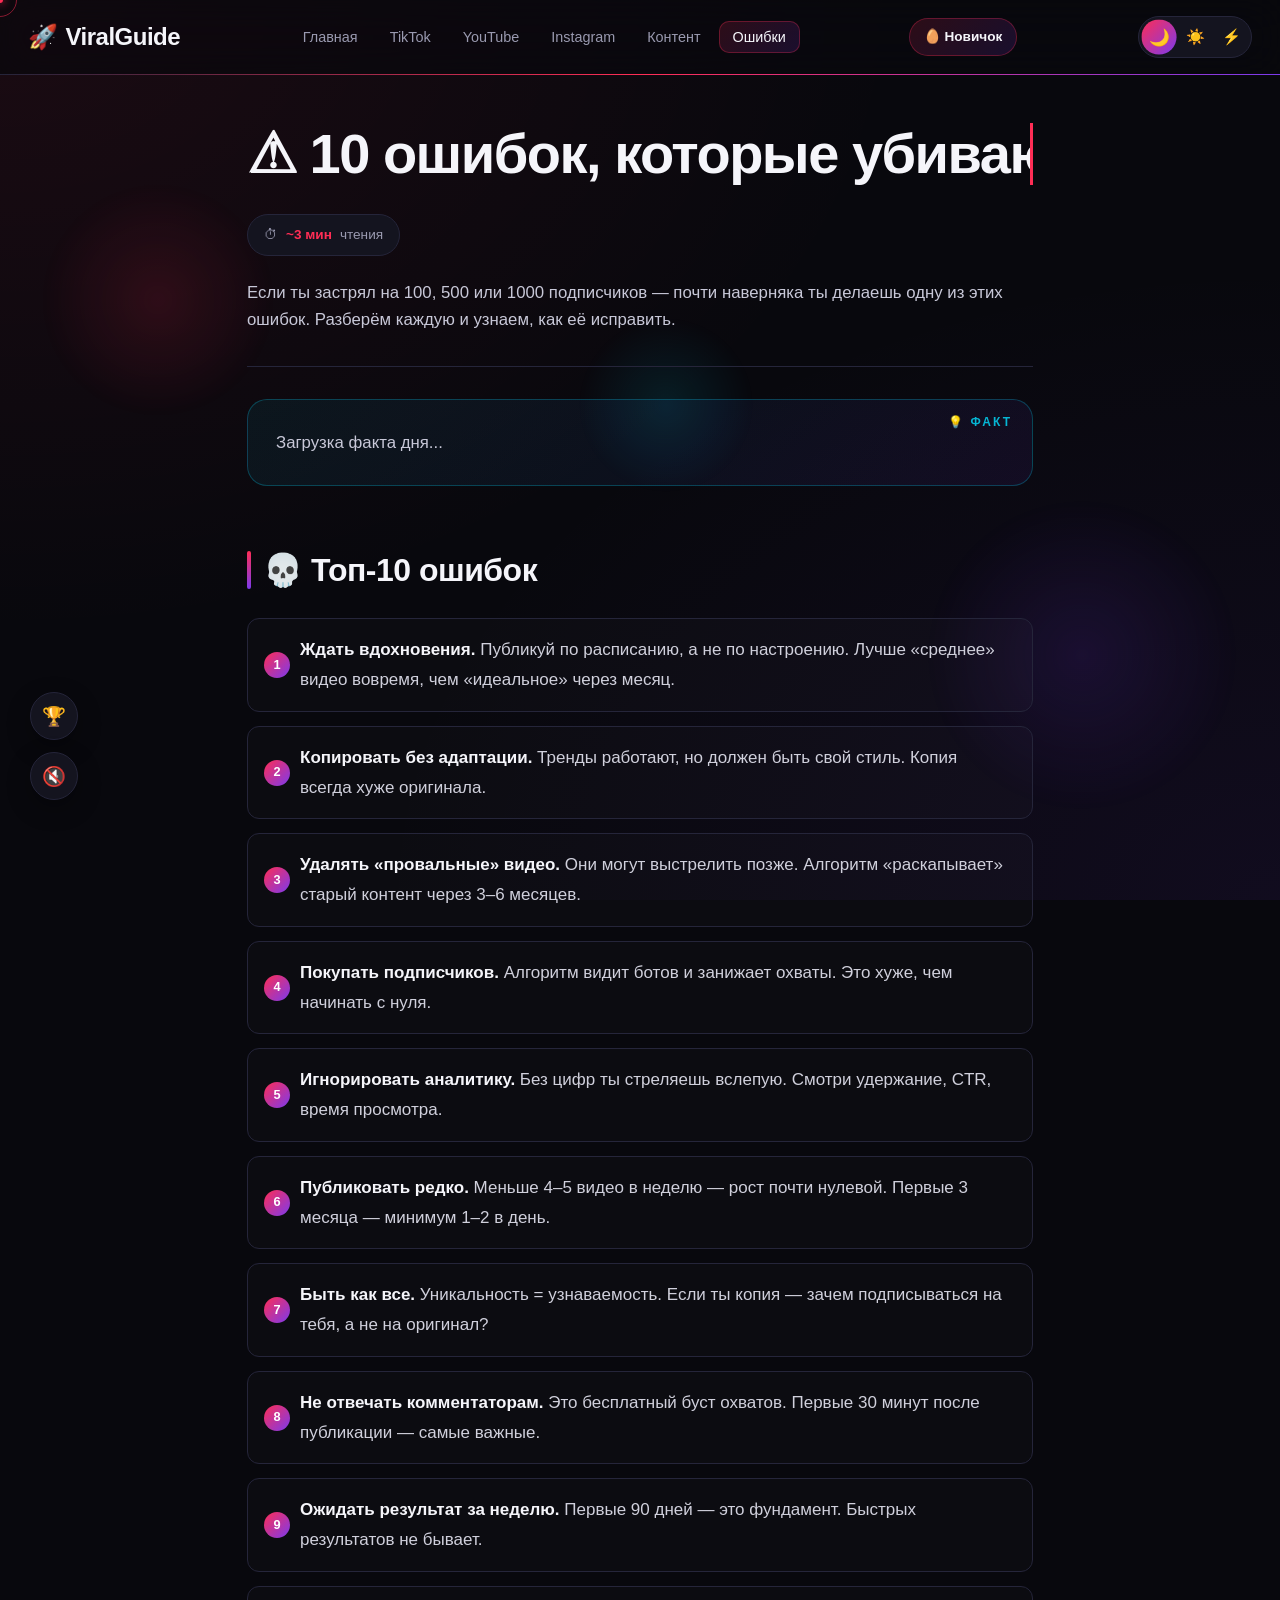
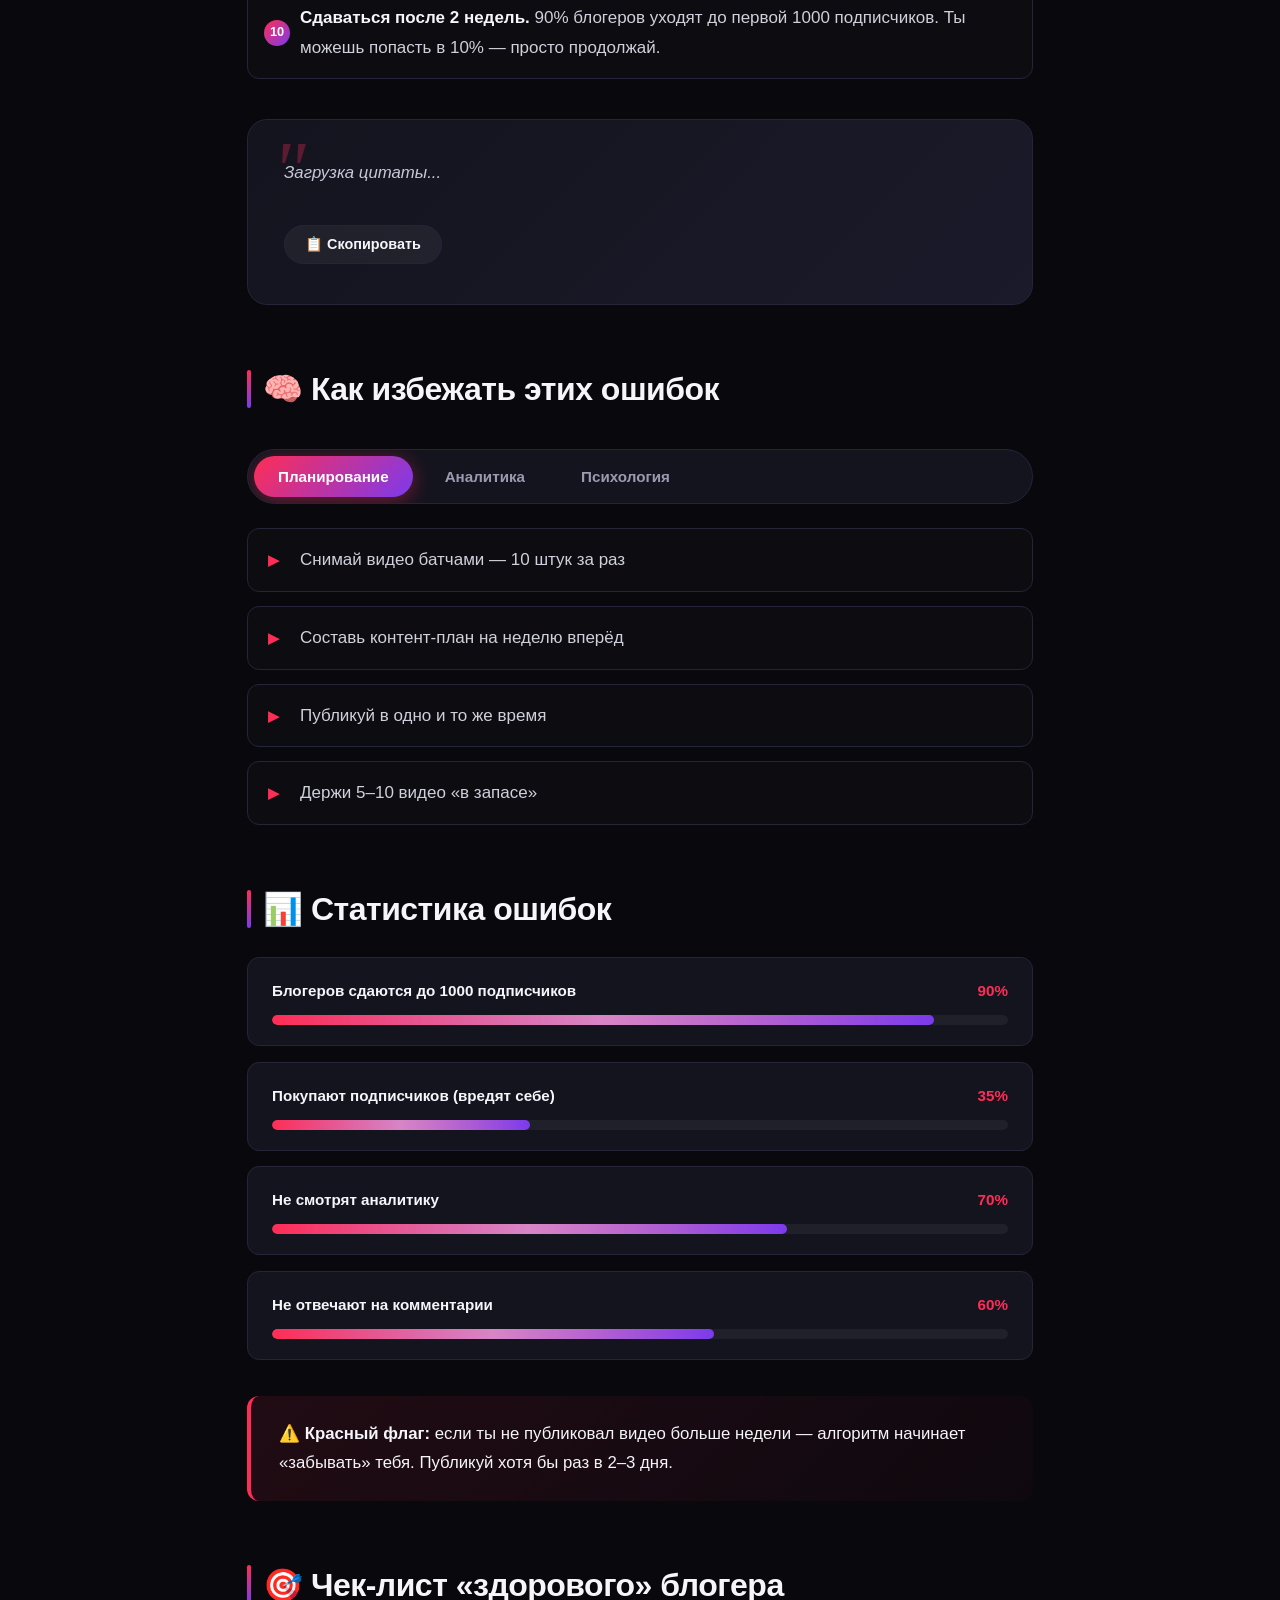
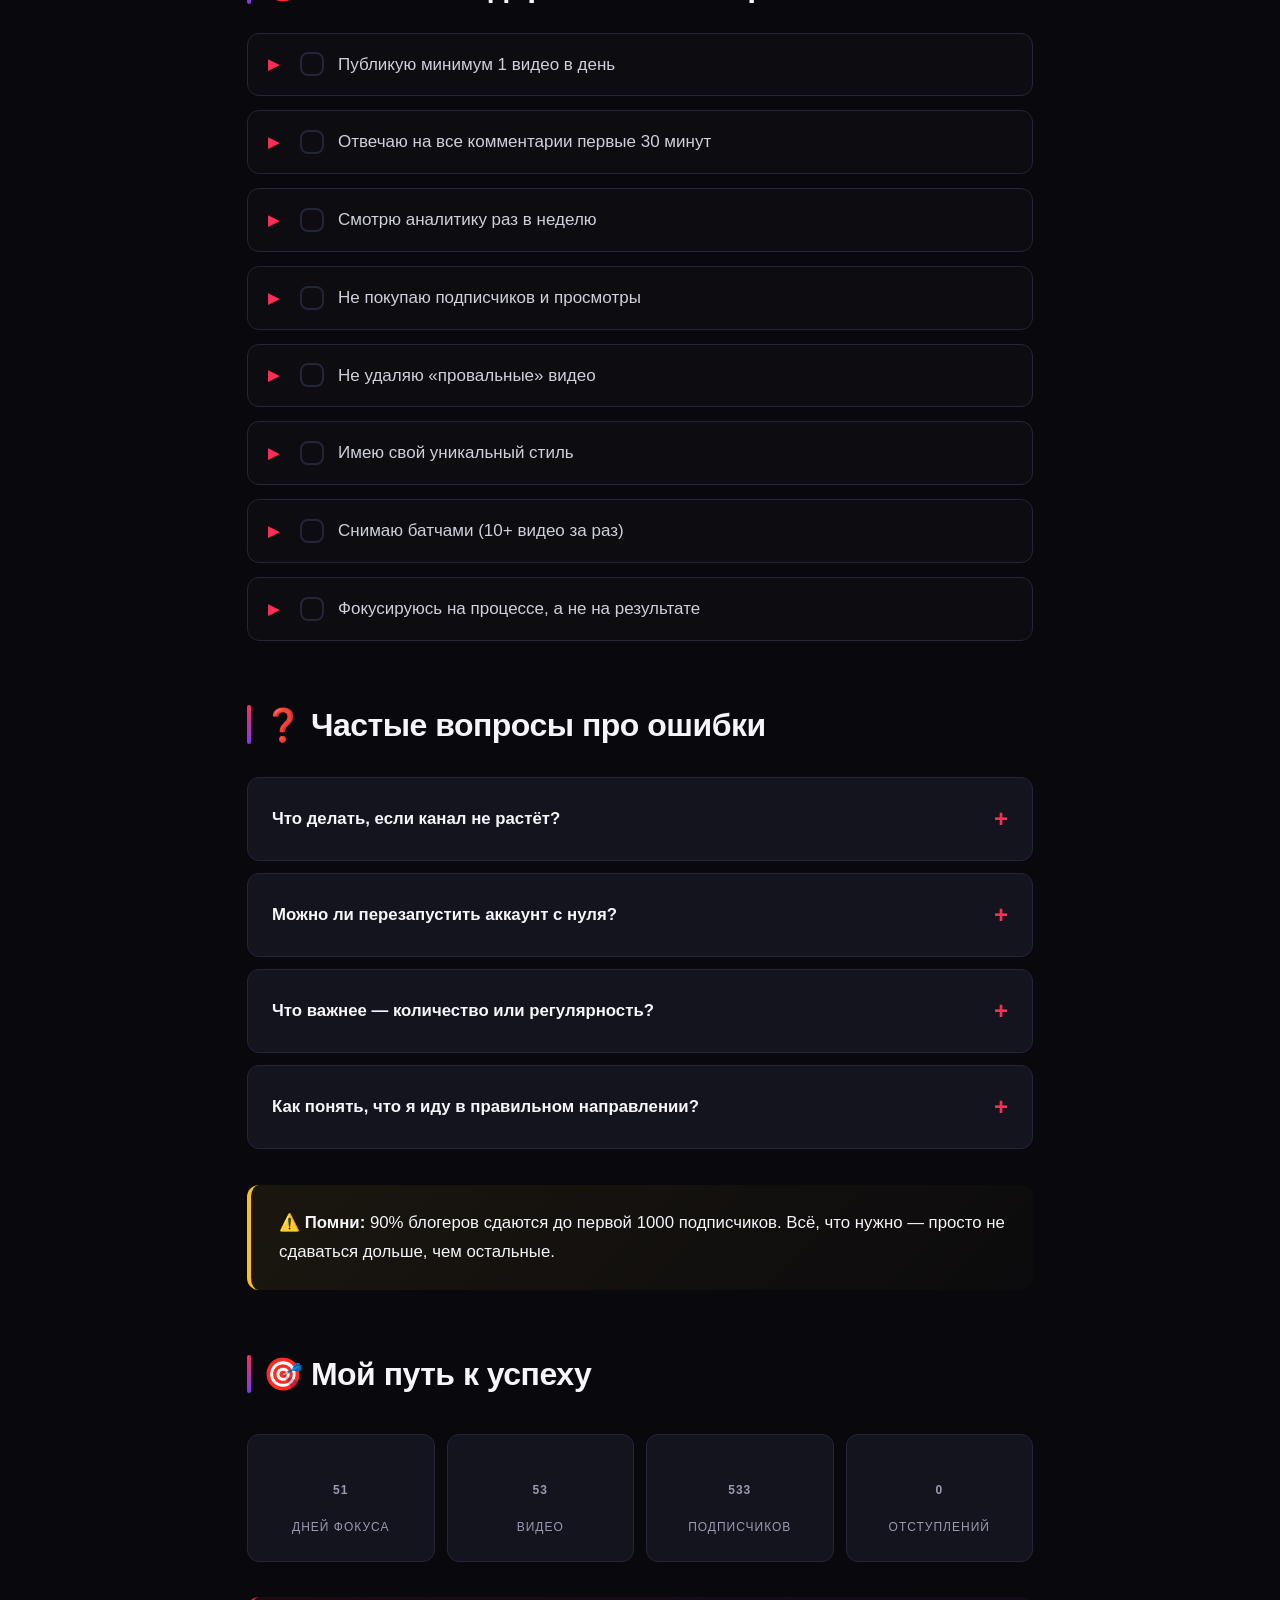
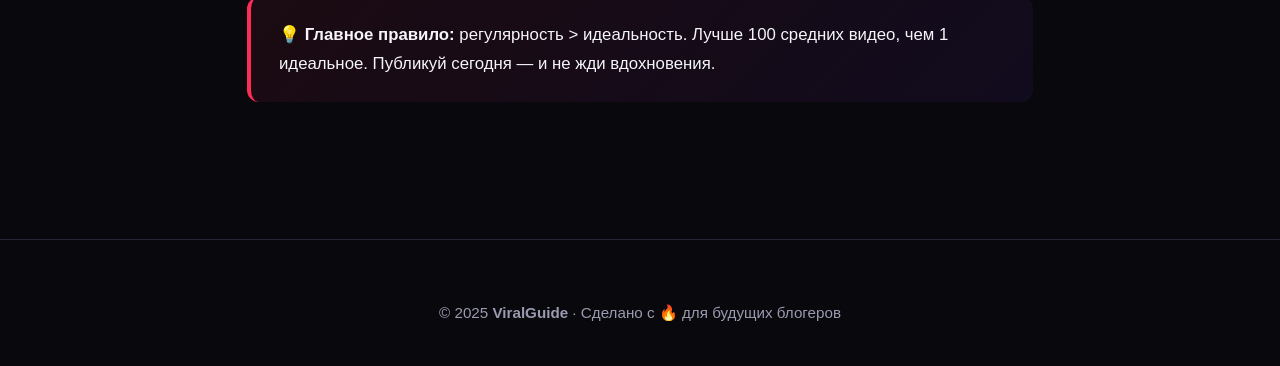
<file: mistakes.html>
<!DOCTYPE html>
<html lang="ru">
<head>
  <meta charset="UTF-8">
  <meta name="viewport" content="width=device-width, initial-scale=1.0">
  <title>10 ошибок новичков | ViralGuide</title>
  <meta name="description" content="Топ-10 ошибок, из-за которых канал не растёт. И как их избежать.">
  <link rel="stylesheet" href="style.css">
  <link rel="stylesheet" href="animations.css">
</head>
<body>
  <header>
    <nav>
      <a href="index.html" class="logo">
        <span class="logo-icon">🚀</span> ViralGuide
      </a>
      <button class="burger" aria-label="Меню">☰</button>
      <ul>
        <li><a href="index.html" class="nav-link">Главная</a></li>
        <li><a href="tiktok.html" class="nav-link">TikTok</a></li>
        <li><a href="youtube.html" class="nav-link">YouTube</a></li>
        <li><a href="instagram.html" class="nav-link">Instagram</a></li>
        <li><a href="content.html" class="nav-link">Контент</a></li>
        <li><a href="mistakes.html" class="nav-link">Ошибки</a></li>
      </ul>
    </nav>
  </header>

  <main class="article">
    <h1>⚠️ 10 ошибок, которые убивают рост</h1>
    <p class="lead">Если ты застрял на 100, 500 или 1000 подписчиков — почти наверняка ты делаешь одну из этих ошибок. Разберём каждую и узнаем, как её исправить.</p>

    <div class="fact-box">
      <p class="fact-of-day">Загрузка факта дня...</p>
    </div>

    <h2>💀 Топ-10 ошибок</h2>
    <ol>
      <li>
        <strong>Ждать вдохновения.</strong> Публикуй по расписанию, а не по настроению. Лучше «среднее» видео вовремя, чем «идеальное» через месяц.
      </li>
      <li>
        <strong>Копировать без адаптации.</strong> Тренды работают, но должен быть свой стиль. Копия всегда хуже оригинала.
      </li>
      <li>
        <strong>Удалять «провальные» видео.</strong> Они могут выстрелить позже. Алгоритм «раскапывает» старый контент через 3–6 месяцев.
      </li>
      <li>
        <strong>Покупать подписчиков.</strong> Алгоритм видит ботов и занижает охваты. Это хуже, чем начинать с нуля.
      </li>
      <li>
        <strong>Игнорировать аналитику.</strong> Без цифр ты стреляешь вслепую. Смотри удержание, CTR, время просмотра.
      </li>
      <li>
        <strong>Публиковать редко.</strong> Меньше 4–5 видео в неделю — рост почти нулевой. Первые 3 месяца — минимум 1–2 в день.
      </li>
      <li>
        <strong>Быть как все.</strong> Уникальность = узнаваемость. Если ты копия — зачем подписываться на тебя, а не на оригинал?
      </li>
      <li>
        <strong>Не отвечать комментаторам.</strong> Это бесплатный буст охватов. Первые 30 минут после публикации — самые важные.
      </li>
      <li>
        <strong>Ожидать результат за неделю.</strong> Первые 90 дней — это фундамент. Быстрых результатов не бывает.
      </li>
      <li>
        <strong>Сдаваться после 2 недель.</strong> 90% блогеров уходят до первой 1000 подписчиков. Ты можешь попасть в 10% — просто продолжай.
      </li>
    </ol>

    <div class="quote">
      <p class="quote-text" style="opacity: 1;">Загрузка цитаты...</p>
      <span class="quote-author"></span>
      <button class="btn btn-secondary quote-copy" style="margin-top: 20px; padding: 10px 20px; font-size: 0.9rem;">📋 Скопировать</button>
    </div>

    <h2>🧠 Как избежать этих ошибок</h2>
    <div class="tabs">
      <button class="tab active" data-tab="m1">Планирование</button>
      <button class="tab" data-tab="m2">Аналитика</button>
      <button class="tab" data-tab="m3">Психология</button>
    </div>

    <div class="tab-content active" data-tab="m1">
      <ul>
        <li>Снимай видео батчами — 10 штук за раз</li>
        <li>Составь контент-план на неделю вперёд</li>
        <li>Публикуй в одно и то же время</li>
        <li>Держи 5–10 видео «в запасе»</li>
      </ul>
    </div>

    <div class="tab-content" data-tab="m2">
      <ul>
        <li>Раз в неделю смотри статистику</li>
        <li>Отмечай «золотые» темы в таблице</li>
        <li>Анализируй удержание на 3-й секунде</li>
        <li>Сравнивай себя с собой месяц назад</li>
      </ul>
    </div>

    <div class="tab-content" data-tab="m3">
      <ul>
        <li>Помни: первые 90 дней — это фундамент</li>
        <li>Не сравнивай себя с топ-блогерами</li>
        <li>Фокус на процессе, а не на результате</li>
        <li>Каждый «провал» — это данные для роста</li>
      </ul>
    </div>

    <h2>📊 Статистика ошибок</h2>
    <div class="progress-block">
      <div class="progress-header">
        <span>Блогеров сдаются до 1000 подписчиков</span>
        <span>90%</span>
      </div>
      <div class="progress-track">
        <div class="progress-fill" data-width="90%"></div>
      </div>
    </div>

    <div class="progress-block">
      <div class="progress-header">
        <span>Покупают подписчиков (вредят себе)</span>
        <span>35%</span>
      </div>
      <div class="progress-track">
        <div class="progress-fill" data-width="35%"></div>
      </div>
    </div>

    <div class="progress-block">
      <div class="progress-header">
        <span>Не смотрят аналитику</span>
        <span>70%</span>
      </div>
      <div class="progress-track">
        <div class="progress-fill" data-width="70%"></div>
      </div>
    </div>

    <div class="progress-block">
      <div class="progress-header">
        <span>Не отвечают на комментарии</span>
        <span>60%</span>
      </div>
      <div class="progress-track">
        <div class="progress-fill" data-width="60%"></div>
      </div>
    </div>

    <div class="callout callout-danger">
      ⚠️ <strong>Красный флаг:</strong> если ты не публиковал видео больше недели — алгоритм начинает «забывать» тебя. Публикуй хотя бы раз в 2–3 дня.
    </div>

    <h2>🎯 Чек-лист «здорового» блогера</h2>
    <ul class="checklist">
      <li><span class="check-box">✓</span> Публикую минимум 1 видео в день</li>
      <li><span class="check-box">✓</span> Отвечаю на все комментарии первые 30 минут</li>
      <li><span class="check-box">✓</span> Смотрю аналитику раз в неделю</li>
      <li><span class="check-box">✓</span> Не покупаю подписчиков и просмотры</li>
      <li><span class="check-box">✓</span> Не удаляю «провальные» видео</li>
      <li><span class="check-box">✓</span> Имею свой уникальный стиль</li>
      <li><span class="check-box">✓</span> Снимаю батчами (10+ видео за раз)</li>
      <li><span class="check-box">✓</span> Фокусируюсь на процессе, а не на результате</li>
    </ul>

    <h2>❓ Частые вопросы про ошибки</h2>
    <div class="accordion">
      <div class="accordion-item">
        <div class="accordion-header">
          <span>Что делать, если канал не растёт?</span>
          <span class="accordion-icon">+</span>
        </div>
        <div class="accordion-body">
          <p>Проверь 3 вещи: <strong>хук в первые 3 секунды, длину видео, регулярность публикаций.</strong> Если всё ок — меняй тему. Не бойся экспериментировать: 10 разных тем × 5 видео = 50 роликов. Один точно залетит.</p>
        </div>
      </div>

      <div class="accordion-item">
        <div class="accordion-header">
          <span>Можно ли перезапустить аккаунт с нуля?</span>
          <span class="accordion-icon">+</span>
        </div>
        <div class="accordion-body">
          <p>Да. Если аккаунт «мёртвый» — проще создать новый. Алгоритм даёт новым аккаунтам «льготный период» — первые 10–15 видео получают повышенный охват.</p>
        </div>
      </div>

      <div class="accordion-item">
        <div class="accordion-header">
          <span>Что важнее — количество или регулярность?</span>
          <span class="accordion-icon">+</span>
        </div>
        <div class="accordion-body">
          <p><strong>Регулярность.</strong> Лучше 1 видео каждый день, чем 10 видео раз в месяц. Алгоритм любит стабильность и «награждает» тех, кто публикует по расписанию.</p>
        </div>
      </div>

      <div class="accordion-item">
        <div class="accordion-header">
          <span>Как понять, что я иду в правильном направлении?</span>
          <span class="accordion-icon">+</span>
        </div>
        <div class="accordion-body">
          <p>Сравни себя с собой месяц назад. Если удержание растёт, просмотры увеличиваются, комментарии есть — ты на верном пути. Не сравнивай себя с топ-блогерами — они начинали там же, где и ты.</p>
        </div>
      </div>
    </div>

    <div class="callout callout-warn">
      ⚠️ <strong>Помни:</strong> 90% блогеров сдаются до первой 1000 подписчиков. Всё, что нужно — просто не сдаваться дольше, чем остальные.
    </div>

    <h2>🎯 Мой путь к успеху</h2>
    <div class="timer">
      <div class="timer-cell"><strong><span data-count="90">0</span></strong><span>Дней фокуса</span></div>
      <div class="timer-cell"><strong><span data-count="100">0</span></strong><span>Видео</span></div>
      <div class="timer-cell"><strong><span data-count="1000">0</span></strong><span>Подписчиков</span></div>
      <div class="timer-cell"><strong><span data-count="0">0</span></strong><span>Отступлений</span></div>
    </div>

    <div class="callout">
      💡 <strong>Главное правило:</strong> регулярность > идеальность. Лучше 100 средних видео, чем 1 идеальное. Публикуй сегодня — и не жди вдохновения.
    </div>
  </main>

  <footer>
    <p>© 2025 <strong>ViralGuide</strong> · Сделано с 🔥 для будущих блогеров</p>
  </footer>

  <script src="data.js"></script>
  <script src="script.js"></script>
</body>
</html>
</file>
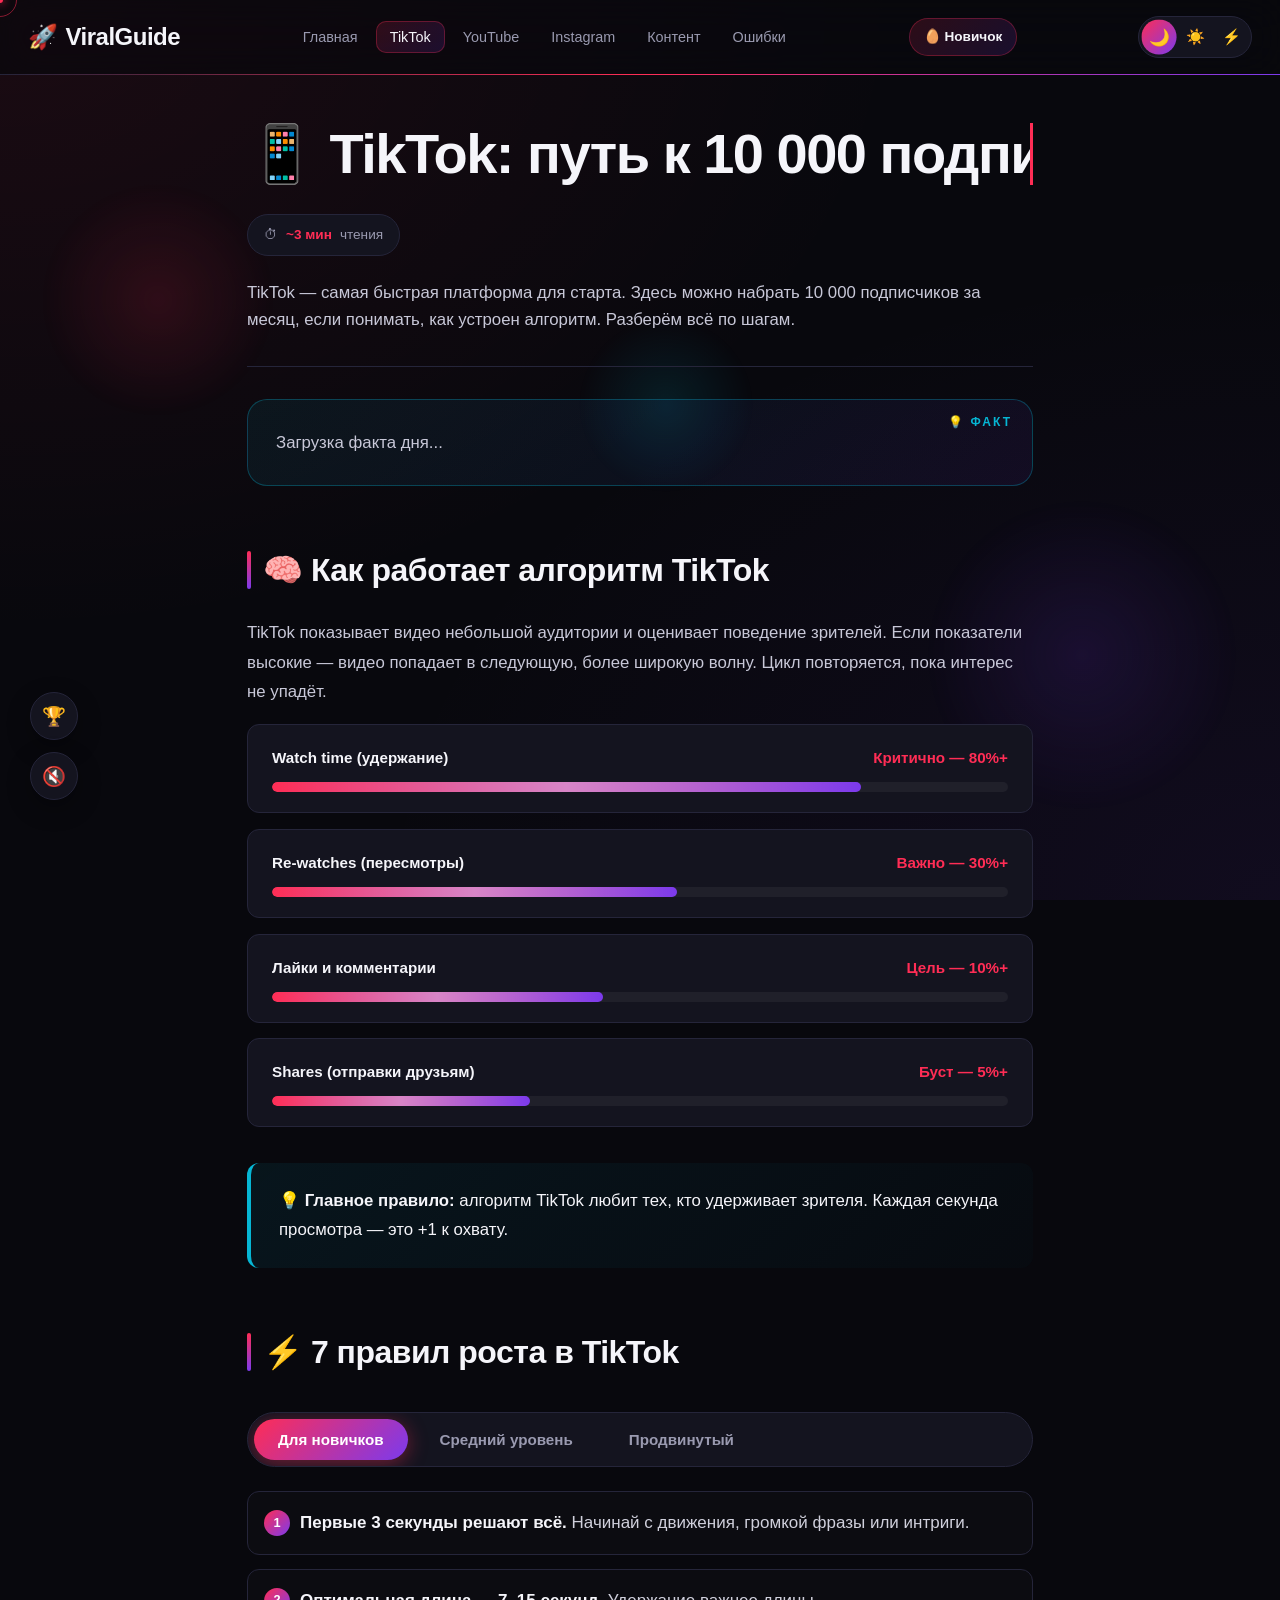
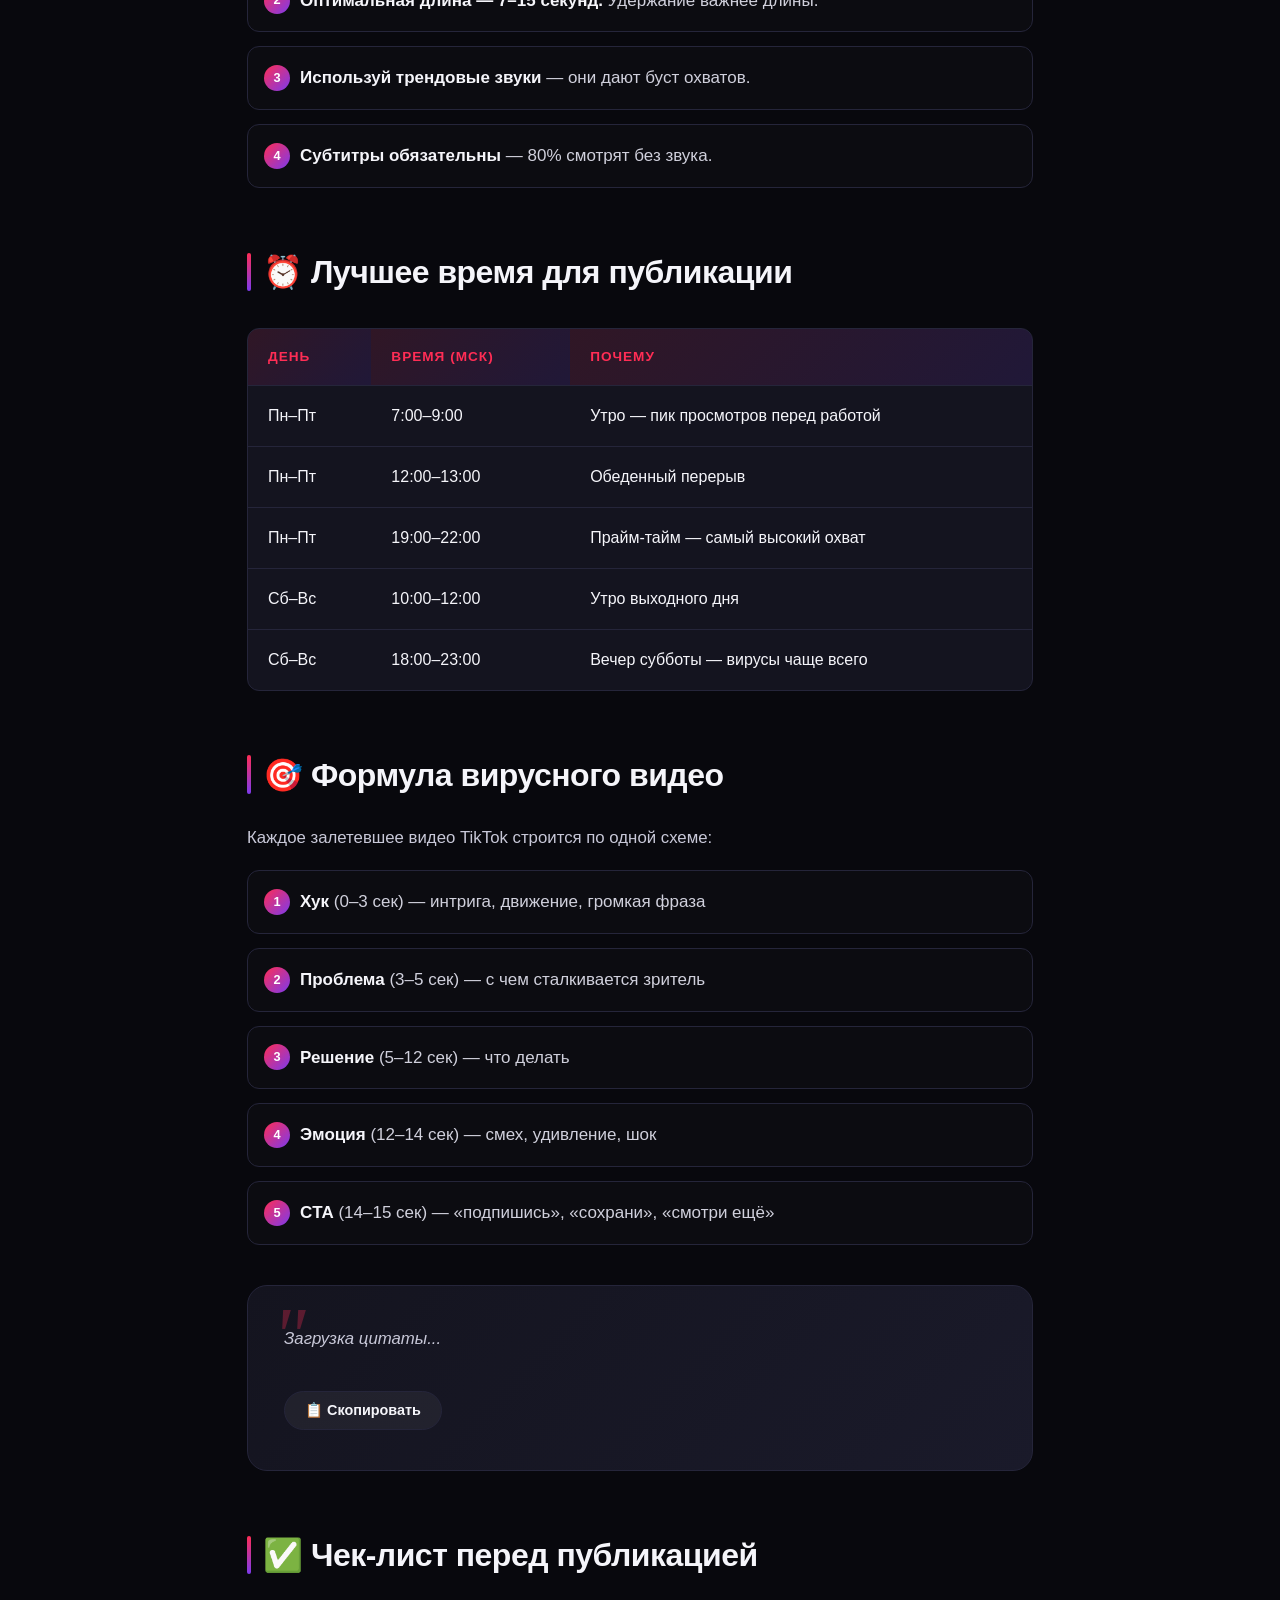
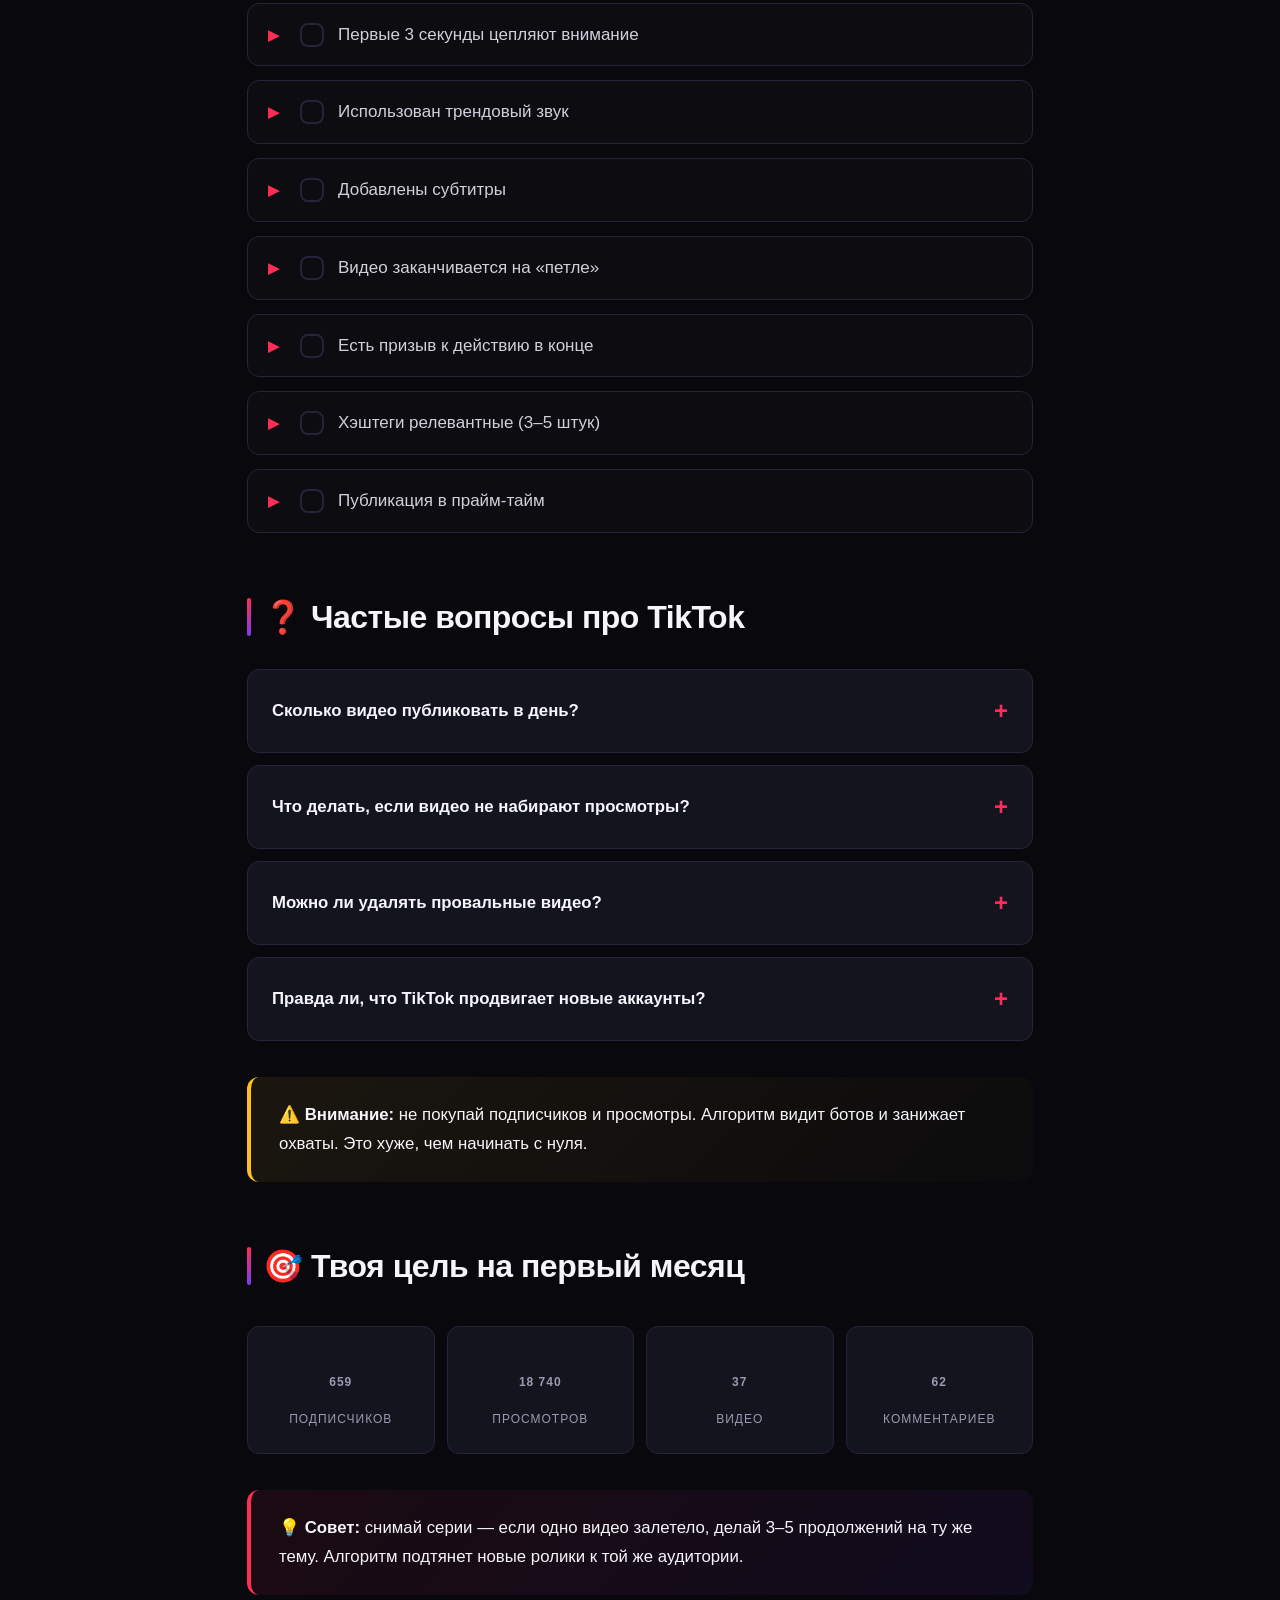
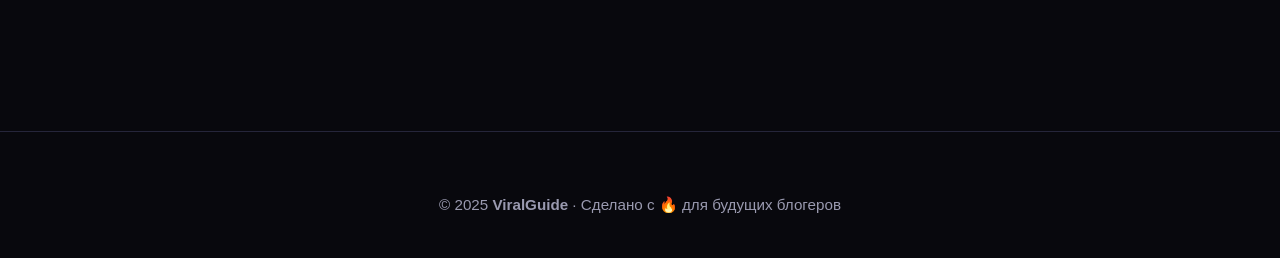
<file: tiktok.html>
<!DOCTYPE html>
<html lang="ru">
<head>
  <meta charset="UTF-8">
  <meta name="viewport" content="width=device-width, initial-scale=1.0">
  <title>TikTok — Как набрать подписчиков | ViralGuide</title>
  <meta name="description" content="Полный гайд по TikTok: как работает алгоритм, лучшие хуки, время публикации и первые 10 000 подписчиков.">
  <link rel="stylesheet" href="style.css">
  <link rel="stylesheet" href="animations.css">
</head>
<body>
  <header>
    <nav>
      <a href="index.html" class="logo">
        <span class="logo-icon">🚀</span> ViralGuide
      </a>
      <button class="burger" aria-label="Меню">☰</button>
      <ul>
        <li><a href="index.html" class="nav-link">Главная</a></li>
        <li><a href="tiktok.html" class="nav-link">TikTok</a></li>
        <li><a href="youtube.html" class="nav-link">YouTube</a></li>
        <li><a href="instagram.html" class="nav-link">Instagram</a></li>
        <li><a href="content.html" class="nav-link">Контент</a></li>
        <li><a href="mistakes.html" class="nav-link">Ошибки</a></li>
      </ul>
    </nav>
  </header>

  <main class="article">
    <h1>📱 TikTok: путь к 10 000 подписчиков</h1>
    <p class="lead">TikTok — самая быстрая платформа для старта. Здесь можно набрать 10 000 подписчиков за месяц, если понимать, как устроен алгоритм. Разберём всё по шагам.</p>

    <div class="fact-box">
      <p class="fact-of-day">Загрузка факта дня...</p>
    </div>

    <h2 id="algo">🧠 Как работает алгоритм TikTok</h2>
    <p>TikTok показывает видео небольшой аудитории и оценивает поведение зрителей. Если показатели высокие — видео попадает в следующую, более широкую волну. Цикл повторяется, пока интерес не упадёт.</p>

    <div class="progress-block">
      <div class="progress-header">
        <span>Watch time (удержание)</span>
        <span>Критично — 80%+</span>
      </div>
      <div class="progress-track">
        <div class="progress-fill" data-width="80%"></div>
      </div>
    </div>

    <div class="progress-block">
      <div class="progress-header">
        <span>Re-watches (пересмотры)</span>
        <span>Важно — 30%+</span>
      </div>
      <div class="progress-track">
        <div class="progress-fill" data-width="55%"></div>
      </div>
    </div>

    <div class="progress-block">
      <div class="progress-header">
        <span>Лайки и комментарии</span>
        <span>Цель — 10%+</span>
      </div>
      <div class="progress-track">
        <div class="progress-fill" data-width="45%"></div>
      </div>
    </div>

    <div class="progress-block">
      <div class="progress-header">
        <span>Shares (отправки друзьям)</span>
        <span>Буст — 5%+</span>
      </div>
      <div class="progress-track">
        <div class="progress-fill" data-width="35%"></div>
      </div>
    </div>

    <div class="callout callout-info">
      💡 <strong>Главное правило:</strong> алгоритм TikTok любит тех, кто удерживает зрителя. Каждая секунда просмотра — это +1 к охвату.
    </div>

    <h2>⚡ 7 правил роста в TikTok</h2>
    <div class="tabs">
      <button class="tab active" data-tab="tab1">Для новичков</button>
      <button class="tab" data-tab="tab2">Средний уровень</button>
      <button class="tab" data-tab="tab3">Продвинутый</button>
    </div>

    <div class="tab-content active" data-tab="tab1">
      <ol>
        <li><strong>Первые 3 секунды решают всё.</strong> Начинай с движения, громкой фразы или интриги.</li>
        <li><strong>Оптимальная длина — 7–15 секунд.</strong> Удержание важнее длины.</li>
        <li><strong>Используй трендовые звуки</strong> — они дают буст охватов.</li>
        <li><strong>Субтитры обязательны</strong> — 80% смотрят без звука.</li>
      </ol>
    </div>

    <div class="tab-content" data-tab="tab2">
      <ol>
        <li><strong>Публикуй 1–3 раза в день.</strong> Первые 30 дней — минимум 2 раза в день.</li>
        <li><strong>Заканчивай на «петле».</strong> Последний кадр должен плавно переходить в первый.</li>
        <li><strong>Отвечай на комментарии в первые 30 минут.</strong> Это разгоняет видео.</li>
        <li><strong>Делай серии.</strong> Если одно видео залетело — снимай 3–5 продолжений.</li>
      </ol>
    </div>

    <div class="tab-content" data-tab="tab3">
      <ol>
        <li><strong>Следи за A/B-тестами.</strong> Два одинаковых видео с разными хуками — какое зайдёт?</li>
        <li><strong>Анализируй «золотые» темы.</strong> Каждый месяц — 1 тема-локомотив.</li>
        <li><strong>Коллаборации с блогерами твоего размера.</strong> Взаимные упоминания = обоюдный рост.</li>
        <li><strong>Публикуй в лучшее время для своей аудитории.</strong> Смотри статистику в TikTok Analytics.</li>
      </ol>
    </div>

    <h2 id="time">⏰ Лучшее время для публикации</h2>
    <table>
      <tr><th>День</th><th>Время (МСК)</th><th>Почему</th></tr>
      <tr><td>Пн–Пт</td><td>7:00–9:00</td><td>Утро — пик просмотров перед работой</td></tr>
      <tr><td>Пн–Пт</td><td>12:00–13:00</td><td>Обеденный перерыв</td></tr>
      <tr><td>Пн–Пт</td><td>19:00–22:00</td><td>Прайм-тайм — самый высокий охват</td></tr>
      <tr><td>Сб–Вс</td><td>10:00–12:00</td><td>Утро выходного дня</td></tr>
      <tr><td>Сб–Вс</td><td>18:00–23:00</td><td>Вечер субботы — вирусы чаще всего</td></tr>
    </table>

    <h2 id="formula">🎯 Формула вирусного видео</h2>
    <p>Каждое залетевшее видео TikTok строится по одной схеме:</p>
    <ol>
      <li><strong>Хук</strong> (0–3 сек) — интрига, движение, громкая фраза</li>
      <li><strong>Проблема</strong> (3–5 сек) — с чем сталкивается зритель</li>
      <li><strong>Решение</strong> (5–12 сек) — что делать</li>
      <li><strong>Эмоция</strong> (12–14 сек) — смех, удивление, шок</li>
      <li><strong>CTA</strong> (14–15 сек) — «подпишись», «сохрани», «смотри ещё»</li>
    </ol>

    <div class="quote">
      <p class="quote-text" style="opacity: 1;">Загрузка цитаты...</p>
      <span class="quote-author"></span>
      <button class="btn btn-secondary quote-copy" style="margin-top: 20px; padding: 10px 20px; font-size: 0.9rem;">📋 Скопировать</button>
    </div>

    <h2>✅ Чек-лист перед публикацией</h2>
    <ul class="checklist">
      <li><span class="check-box">✓</span> Первые 3 секунды цепляют внимание</li>
      <li><span class="check-box">✓</span> Использован трендовый звук</li>
      <li><span class="check-box">✓</span> Добавлены субтитры</li>
      <li><span class="check-box">✓</span> Видео заканчивается на «петле»</li>
      <li><span class="check-box">✓</span> Есть призыв к действию в конце</li>
      <li><span class="check-box">✓</span> Хэштеги релевантные (3–5 штук)</li>
      <li><span class="check-box">✓</span> Публикация в прайм-тайм</li>
    </ul>

    <h2>❓ Частые вопросы про TikTok</h2>
    <div class="accordion">
      <div class="accordion-item">
        <div class="accordion-header">
          <span>Сколько видео публиковать в день?</span>
          <span class="accordion-icon">+</span>
        </div>
        <div class="accordion-body">
          <p>Минимум <strong>1–2 видео в день</strong> первые 3 месяца. Если хочешь быстрый рост — <strong>3–4 видео в день</strong>. Алгоритм любит активных авторов.</p>
        </div>
      </div>

      <div class="accordion-item">
        <div class="accordion-header">
          <span>Что делать, если видео не набирают просмотры?</span>
          <span class="accordion-icon">+</span>
        </div>
        <div class="accordion-body">
          <p>Проверь 4 вещи: <strong>хук первых 3 секунд, длину видео, качество звука, время публикации.</strong> Если всё ок — проблема в теме. Попробуй 5 разных тем и найди «золотую».</p>
        </div>
      </div>

      <div class="accordion-item">
        <div class="accordion-header">
          <span>Можно ли удалять провальные видео?</span>
          <span class="accordion-icon">+</span>
        </div>
        <div class="accordion-body">
          <p><strong>Нет!</strong> Алгоритм может «раскопать» старое видео через 3–6 месяцев. Если видео не зашло — оставь его, но не удаляй. Просто двигайся дальше.</p>
        </div>
      </div>

      <div class="accordion-item">
        <div class="accordion-header">
          <span>Правда ли, что TikTok продвигает новые аккаунты?</span>
          <span class="accordion-icon">+</span>
        </div>
        <div class="accordion-body">
          <p>Да. TikTok даёт каждому новому аккаунту <strong>«льготный период»</strong> — первые 10–15 видео получают увеличенный охват. Используй это время по максимуму: публикуй лучший контент сразу.</p>
        </div>
      </div>
    </div>

    <div class="callout callout-warn">
      ⚠️ <strong>Внимание:</strong> не покупай подписчиков и просмотры. Алгоритм видит ботов и занижает охваты. Это хуже, чем начинать с нуля.
    </div>

    <h2>🎯 Твоя цель на первый месяц</h2>
    <div class="timer">
      <div class="timer-cell"><strong><span data-count="1000">0</span></strong><span>Подписчиков</span></div>
      <div class="timer-cell"><strong><span data-count="30000">0</span></strong><span>Просмотров</span></div>
      <div class="timer-cell"><strong><span data-count="60">0</span></strong><span>Видео</span></div>
      <div class="timer-cell"><strong><span data-count="100">0</span></strong><span>Комментариев</span></div>
    </div>

    <div class="callout">
      💡 <strong>Совет:</strong> снимай серии — если одно видео залетело, делай 3–5 продолжений на ту же тему. Алгоритм подтянет новые ролики к той же аудитории.
    </div>
  </main>

  <footer>
    <p>© 2025 <strong>ViralGuide</strong> · Сделано с 🔥 для будущих блогеров</p>
  </footer>

  <script src="data.js"></script>
  <script src="script.js"></script>
</body>
</html>
</file>
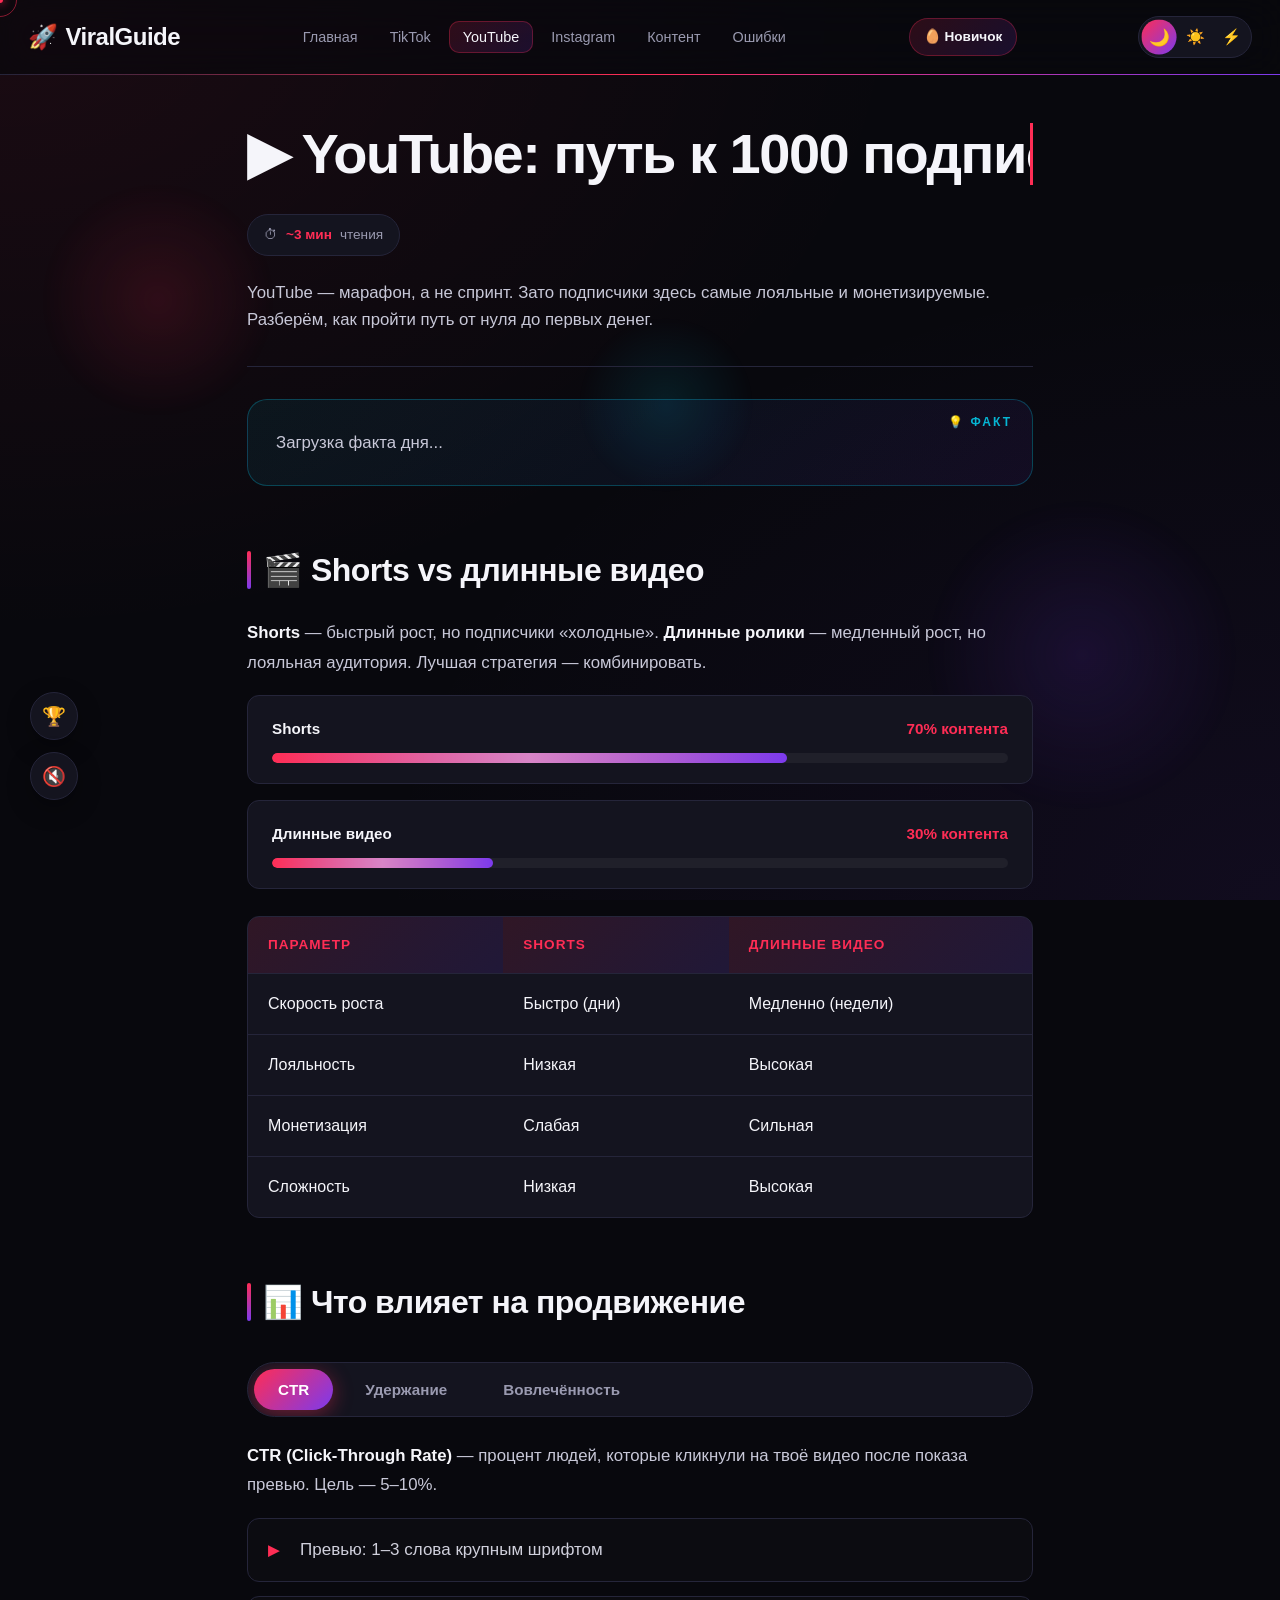
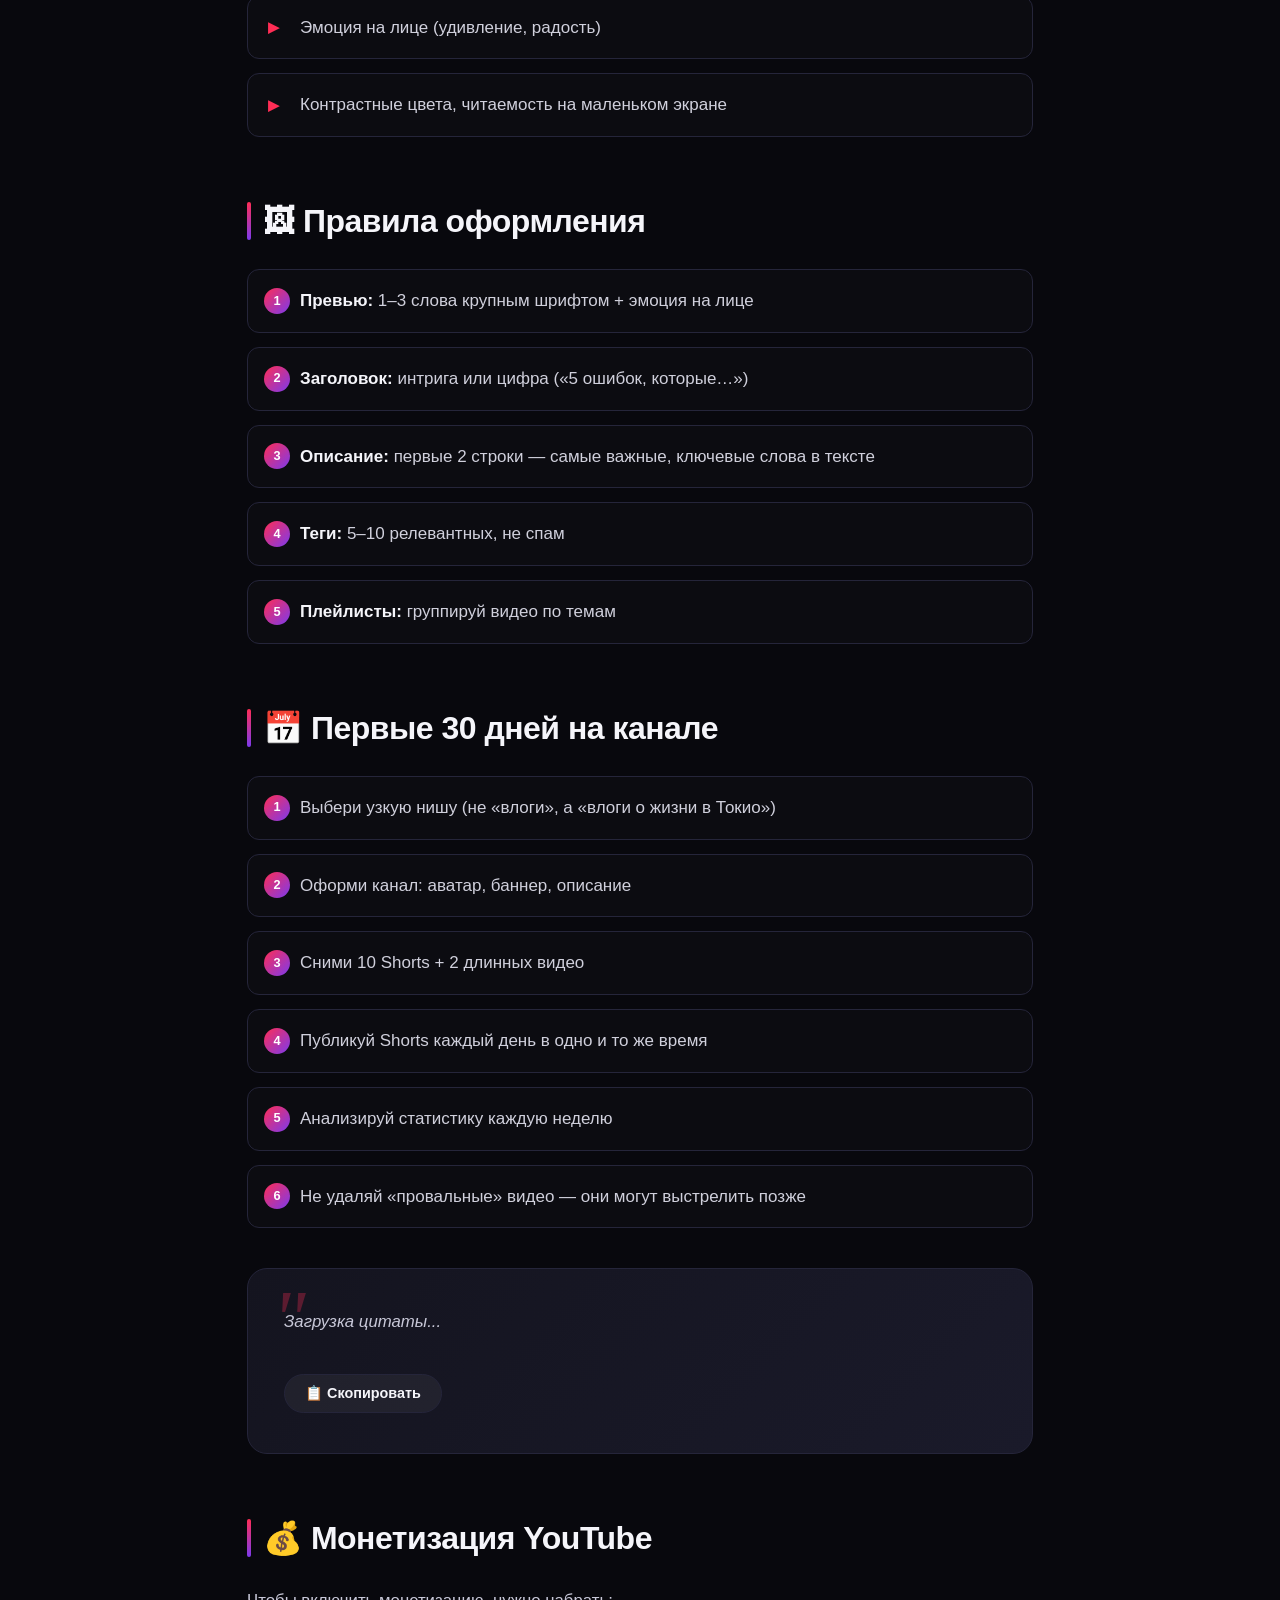
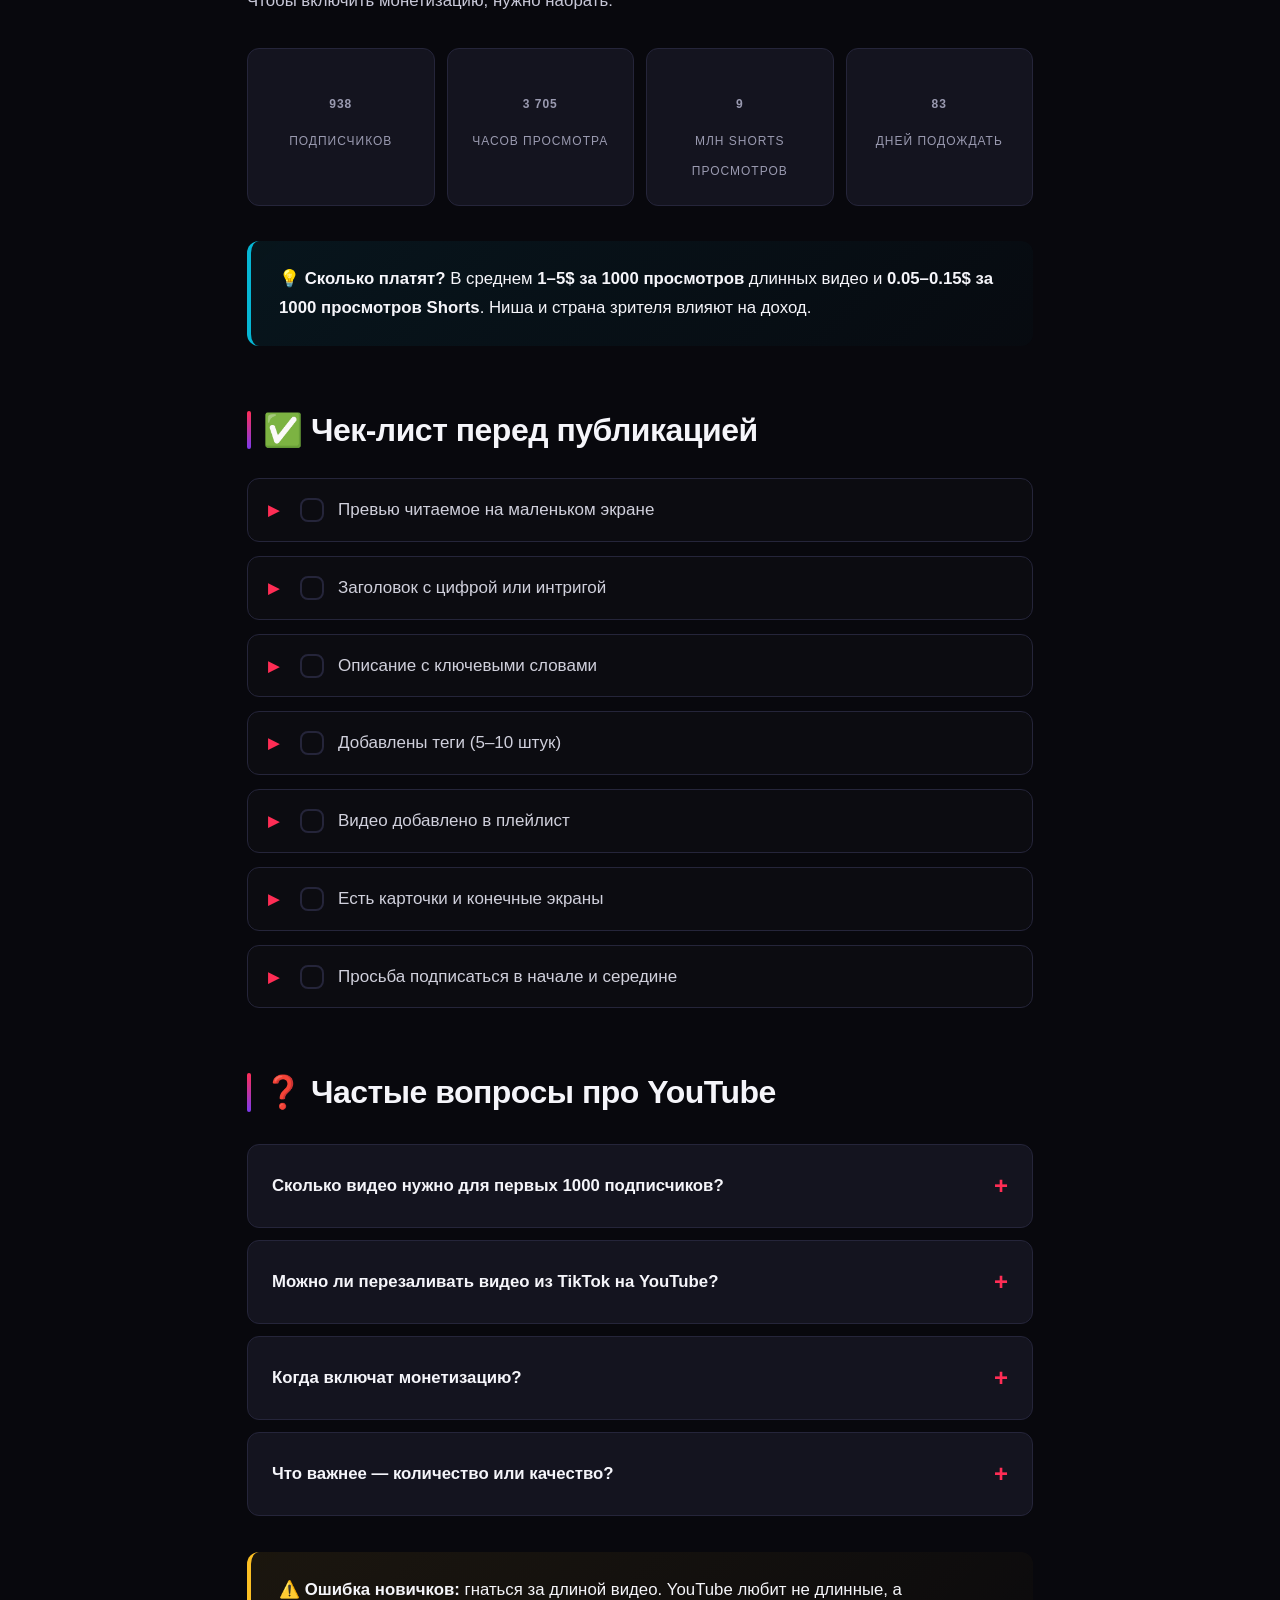
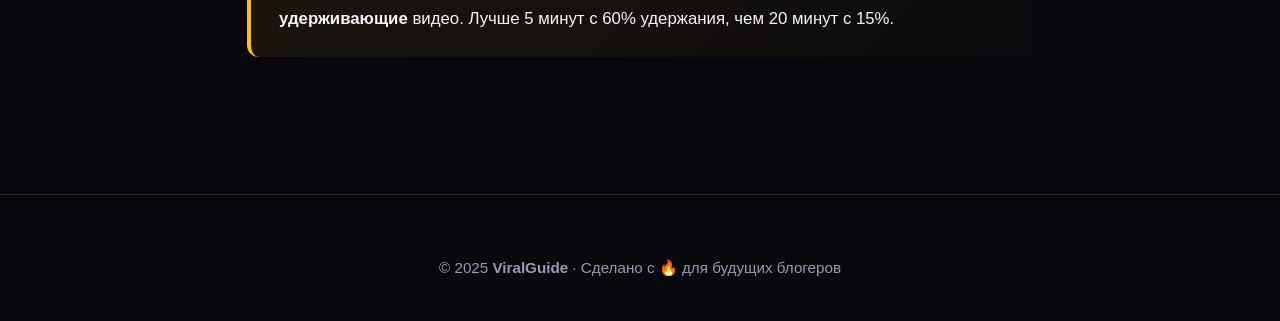
<file: youtube.html>
<!DOCTYPE html>
<html lang="ru">
<head>
  <meta charset="UTF-8">
  <meta name="viewport" content="width=device-width, initial-scale=1.0">
  <title>YouTube — Как набрать подписчиков | ViralGuide</title>
  <meta name="description" content="Полный гайд по YouTube: Shorts vs длинные видео, оптимизация, монетизация и первые 1000 подписчиков.">
  <link rel="stylesheet" href="style.css">
  <link rel="stylesheet" href="animations.css">
</head>
<body>
  <header>
    <nav>
      <a href="index.html" class="logo">
        <span class="logo-icon">🚀</span> ViralGuide
      </a>
      <button class="burger" aria-label="Меню">☰</button>
      <ul>
        <li><a href="index.html" class="nav-link">Главная</a></li>
        <li><a href="tiktok.html" class="nav-link">TikTok</a></li>
        <li><a href="youtube.html" class="nav-link">YouTube</a></li>
        <li><a href="instagram.html" class="nav-link">Instagram</a></li>
        <li><a href="content.html" class="nav-link">Контент</a></li>
        <li><a href="mistakes.html" class="nav-link">Ошибки</a></li>
      </ul>
    </nav>
  </header>

  <main class="article">
    <h1>▶️ YouTube: путь к 1000 подписчиков</h1>
    <p class="lead">YouTube — марафон, а не спринт. Зато подписчики здесь самые лояльные и монетизируемые. Разберём, как пройти путь от нуля до первых денег.</p>

    <div class="fact-box">
      <p class="fact-of-day">Загрузка факта дня...</p>
    </div>

    <h2 id="shorts">🎬 Shorts vs длинные видео</h2>
    <p><strong>Shorts</strong> — быстрый рост, но подписчики «холодные». <strong>Длинные ролики</strong> — медленный рост, но лояльная аудитория. Лучшая стратегия — комбинировать.</p>

    <div class="progress-block">
      <div class="progress-header">
        <span>Shorts</span>
        <span>70% контента</span>
      </div>
      <div class="progress-track">
        <div class="progress-fill" data-width="70%"></div>
      </div>
    </div>

    <div class="progress-block">
      <div class="progress-header">
        <span>Длинные видео</span>
        <span>30% контента</span>
      </div>
      <div class="progress-track">
        <div class="progress-fill" data-width="30%"></div>
      </div>
    </div>

    <table>
      <tr><th>Параметр</th><th>Shorts</th><th>Длинные видео</th></tr>
      <tr><td>Скорость роста</td><td>Быстро (дни)</td><td>Медленно (недели)</td></tr>
      <tr><td>Лояльность</td><td>Низкая</td><td>Высокая</td></tr>
      <tr><td>Монетизация</td><td>Слабая</td><td>Сильная</td></tr>
      <tr><td>Сложность</td><td>Низкая</td><td>Высокая</td></tr>
    </table>

    <h2>📊 Что влияет на продвижение</h2>
    <div class="tabs">
      <button class="tab active" data-tab="yt1">CTR</button>
      <button class="tab" data-tab="yt2">Удержание</button>
      <button class="tab" data-tab="yt3">Вовлечённость</button>
    </div>

    <div class="tab-content active" data-tab="yt1">
      <p><strong>CTR (Click-Through Rate)</strong> — процент людей, которые кликнули на твоё видео после показа превью. Цель — 5–10%.</p>
      <ul>
        <li>Превью: 1–3 слова крупным шрифтом</li>
        <li>Эмоция на лице (удивление, радость)</li>
        <li>Контрастные цвета, читаемость на маленьком экране</li>
      </ul>
    </div>

    <div class="tab-content" data-tab="yt2">
      <p><strong>AVD (Average View Duration)</strong> — средняя длительность просмотра. Цель — 40–60% от длины видео.</p>
      <ul>
        <li>Хук в первые 15 секунд</li>
        <li>Никакой «воды» в начале</li>
        <li>Динамичный монтаж: каждые 3–5 секунд новый кадр</li>
        <li>Интрига в середине: «а в конце видео я покажу...»</li>
      </ul>
    </div>

    <div class="tab-content" data-tab="yt3">
      <p><strong>Engagement</strong> — лайки, комментарии, подписки. Влияет на алгоритм рекомендаций.</p>
      <ul>
        <li>Задавай вопрос в видео и в описании</li>
        <li>Отвечай на комментарии первые 2 часа</li>
        <li>Закрепляй лучший комментарий</li>
        <li>Проси подписаться в начале и середине</li>
      </ul>
    </div>

    <h2 id="thumb">🖼 Правила оформления</h2>
    <ol>
      <li><strong>Превью:</strong> 1–3 слова крупным шрифтом + эмоция на лице</li>
      <li><strong>Заголовок:</strong> интрига или цифра («5 ошибок, которые…»)</li>
      <li><strong>Описание:</strong> первые 2 строки — самые важные, ключевые слова в тексте</li>
      <li><strong>Теги:</strong> 5–10 релевантных, не спам</li>
      <li><strong>Плейлисты:</strong> группируй видео по темам</li>
    </ol>

    <h2>📅 Первые 30 дней на канале</h2>
    <ol>
      <li>Выбери узкую нишу (не «влоги», а «влоги о жизни в Токио»)</li>
      <li>Оформи канал: аватар, баннер, описание</li>
      <li>Сними 10 Shorts + 2 длинных видео</li>
      <li>Публикуй Shorts каждый день в одно и то же время</li>
      <li>Анализируй статистику каждую неделю</li>
      <li>Не удаляй «провальные» видео — они могут выстрелить позже</li>
    </ol>

    <div class="quote">
      <p class="quote-text" style="opacity: 1;">Загрузка цитаты...</p>
      <span class="quote-author"></span>
      <button class="btn btn-secondary quote-copy" style="margin-top: 20px; padding: 10px 20px; font-size: 0.9rem;">📋 Скопировать</button>
    </div>

    <h2 id="money">💰 Монетизация YouTube</h2>
    <p>Чтобы включить монетизацию, нужно набрать:</p>
    <div class="timer">
      <div class="timer-cell"><strong><span data-count="1000">0</span></strong><span>Подписчиков</span></div>
      <div class="timer-cell"><strong><span data-count="4000">0</span></strong><span>Часов просмотра</span></div>
      <div class="timer-cell"><strong><span data-count="10">0</span></strong><span>Млн Shorts просмотров</span></div>
      <div class="timer-cell"><strong><span data-count="90">0</span></strong><span>Дней подождать</span></div>
    </div>

    <div class="callout callout-info">
      💡 <strong>Сколько платят?</strong> В среднем <strong>1–5$ за 1000 просмотров</strong> длинных видео и <strong>0.05–0.15$ за 1000 просмотров Shorts</strong>. Ниша и страна зрителя влияют на доход.
    </div>

    <h2>✅ Чек-лист перед публикацией</h2>
    <ul class="checklist">
      <li><span class="check-box">✓</span> Превью читаемое на маленьком экране</li>
      <li><span class="check-box">✓</span> Заголовок с цифрой или интригой</li>
      <li><span class="check-box">✓</span> Описание с ключевыми словами</li>
      <li><span class="check-box">✓</span> Добавлены теги (5–10 штук)</li>
      <li><span class="check-box">✓</span> Видео добавлено в плейлист</li>
      <li><span class="check-box">✓</span> Есть карточки и конечные экраны</li>
      <li><span class="check-box">✓</span> Просьба подписаться в начале и середине</li>
    </ul>

    <h2>❓ Частые вопросы про YouTube</h2>
    <div class="accordion">
      <div class="accordion-item">
        <div class="accordion-header">
          <span>Сколько видео нужно для первых 1000 подписчиков?</span>
          <span class="accordion-icon">+</span>
        </div>
        <div class="accordion-body">
          <p>В среднем <strong>30–60 видео</strong>, если снимать Shorts каждый день. С длинными роликами — <strong>15–25 видео</strong> при хорошем удержании.</p>
        </div>
      </div>

      <div class="accordion-item">
        <div class="accordion-header">
          <span>Можно ли перезаливать видео из TikTok на YouTube?</span>
          <span class="accordion-icon">+</span>
        </div>
        <div class="accordion-body">
          <p>Да, но <strong>без водяного знака TikTok</strong> и желательно перемонтировать. YouTube занижает охваты видео с чужими водяными знаками.</p>
        </div>
      </div>

      <div class="accordion-item">
        <div class="accordion-header">
          <span>Когда включат монетизацию?</span>
          <span class="accordion-icon">+</span>
        </div>
        <div class="accordion-body">
          <p>Первый порог: <strong>500 подписчиков + 3000 часов просмотра</strong> (или 3 млн Shorts просмотров) — включаются «фишки» (Super Thanks, спонсорство). Второй порог: <strong>1000 подписчиков + 4000 часов</strong> — рекламная монетизация.</p>
        </div>
      </div>

      <div class="accordion-item">
        <div class="accordion-header">
          <span>Что важнее — количество или качество?</span>
          <span class="accordion-icon">+</span>
        </div>
        <div class="accordion-body">
          <p>На старте — <strong>количество</strong>. 100 средних видео дадут больше просмотров, чем 1 идеальное. Качество придёт с опытом.</p>
        </div>
      </div>
    </div>

    <div class="callout callout-warn">
      ⚠️ <strong>Ошибка новичков:</strong> гнаться за длиной видео. YouTube любит не длинные, а <strong>удерживающие</strong> видео. Лучше 5 минут с 60% удержания, чем 20 минут с 15%.
    </div>
  </main>

  <footer>
    <p>© 2025 <strong>ViralGuide</strong> · Сделано с 🔥 для будущих блогеров</p>
  </footer>

  <script src="data.js"></script>
  <script src="script.js"></script>
</body>
</html>
</file>
<file: style.css>
/* ============================================
   STYLE.CSS — TikTopia v10.0
   Полный стиль
   ============================================ */

* { margin: 0; padding: 0; box-sizing: border-box; }

/* ---------- ПЕРЕМЕННЫЕ / ТЕМЫ ---------- */
:root {
  --bg: #08080d;
  --bg-2: #0f0f18;
  --card: #14141f;
  --card-2: #1a1a2a;
  --text: #f5f5fa;
  --muted: #9a9ab0;
  --accent: #ff2d55;
  --accent-2: #7c3aed;
  --accent-3: #06b6d4;
  --accent-4: #fbbf24;
  --accent-5: #10b981;
  --border: #25253a;
  --glow: 0 0 40px rgba(255, 45, 85, 0.3);
  --radius: 20px;
  --radius-sm: 12px;
  --radius-lg: 28px;
  --transition: 0.3s cubic-bezier(0.34, 1.56, 0.64, 1);
}

body.theme-light {
  --bg: #f8f8fc;
  --bg-2: #ffffff;
  --card: #ffffff;
  --card-2: #f0f0f8;
  --text: #12121a;
  --muted: #6a6a80;
  --border: #e0e0ec;
  --accent: #e11d48;
  --accent-2: #7c3aed;
  --accent-3: #0891b2;
  --accent-4: #d97706;
}

body.theme-neon {
  --bg: #050508;
  --bg-2: #0a0a12;
  --card: #0d0d18;
  --card-2: #12122a;
  --text: #00ffcc;
  --muted: #00cc99;
  --accent: #ff00ff;
  --accent-2: #00ffff;
  --accent-3: #00ff00;
  --accent-4: #ffff00;
  --border: #1a1a3a;
}

body.theme-neon {
  text-shadow: 0 0 4px rgba(0, 255, 204, 0.5);
}

body.theme-neon .card,
body.theme-neon .btn,
body.theme-neon .callout,
body.theme-neon .stat-grid > div {
  box-shadow: 0 0 20px rgba(255, 0, 255, 0.3);
}

body.theme-neon header {
  box-shadow: 0 0 30px rgba(0, 255, 255, 0.2);
}

/* ---------- БАЗА ---------- */
html { scroll-behavior: smooth; }

body {
  font-family: 'Inter', -apple-system, BlinkMacSystemFont, 'Segoe UI', Roboto, sans-serif;
  background: var(--bg);
  color: var(--text);
  line-height: 1.75;
  font-size: 17px;
  overflow-x: hidden;
  min-height: 100vh;
  background-image:
    radial-gradient(ellipse at top left, rgba(255, 45, 85, 0.08), transparent 50%),
    radial-gradient(ellipse at bottom right, rgba(124, 58, 237, 0.08), transparent 50%);
  background-attachment: fixed;
  transition: background-color 0.4s ease, color 0.4s ease;
}

body.theme-light {
  background-image:
    radial-gradient(ellipse at top left, rgba(225, 29, 72, 0.06), transparent 50%),
    radial-gradient(ellipse at bottom right, rgba(124, 58, 237, 0.06), transparent 50%);
}

/* ---------- CUSTOM CURSOR ---------- */
.cursor-dot,
.cursor-outline {
  position: fixed;
  top: 0;
  left: 0;
  border-radius: 50%;
  pointer-events: none;
  z-index: 99999;
  transform: translate(-50%, -50%);
  transition: opacity 0.3s;
}

.cursor-dot {
  width: 6px;
  height: 6px;
  background: var(--accent);
  box-shadow: 0 0 10px var(--accent);
}

.cursor-outline {
  width: 34px;
  height: 34px;
  border: 1.5px solid rgba(255, 45, 85, 0.5);
  transition: transform 0.15s ease, width 0.2s, height 0.2s, border-color 0.2s;
}

.cursor-outline.hover {
  width: 60px;
  height: 60px;
  border-color: var(--accent-2);
  background: rgba(124, 58, 237, 0.1);
}

@media (hover: none) {
  .cursor-dot,
  .cursor-outline { display: none; }
}

/* ---------- HEADER ---------- */
header {
  position: sticky;
  top: 0;
  background: rgba(8, 8, 13, 0.75);
  backdrop-filter: blur(20px) saturate(180%);
  -webkit-backdrop-filter: blur(20px) saturate(180%);
  border-bottom: 1px solid var(--border);
  z-index: 1000;
  transition: padding 0.3s, border-color 0.3s;
}

body.theme-light header {
  background: rgba(248, 248, 252, 0.85);
}

header.scrolled {
  border-bottom-color: rgba(255, 45, 85, 0.3);
}

nav {
  max-width: 1400px;
  margin: 0 auto;
  padding: 16px 28px;
  display: flex;
  justify-content: space-between;
  align-items: center;
  gap: 20px;
}

.logo {
  font-size: 1.5rem;
  font-weight: 800;
  color: var(--text);
  text-decoration: none;
  letter-spacing: -0.5px;
  display: flex;
  align-items: center;
  gap: 8px;
  white-space: nowrap;
  cursor: pointer;
}

.logo-icon {
  display: inline-block;
  animation: logoSpin 8s linear infinite;
}

nav ul {
  list-style: none;
  display: flex;
  gap: 4px;
  align-items: center;
}

nav a.nav-link {
  color: var(--muted);
  text-decoration: none;
  font-size: 0.9rem;
  font-weight: 500;
  padding: 8px 14px;
  border-radius: 10px;
  transition: all 0.25s;
  position: relative;
  white-space: nowrap;
}

nav a.nav-link:hover {
  color: var(--text);
  background: rgba(255, 255, 255, 0.05);
}

nav a.nav-link.active {
  color: var(--text);
  background: linear-gradient(135deg, rgba(255, 45, 85, 0.15), rgba(124, 58, 237, 0.15));
  box-shadow: inset 0 0 0 1px rgba(255, 45, 85, 0.3);
}

/* ---------- PLAYER LEVEL BADGE ---------- */
.player-level {
  display: flex;
  align-items: center;
  gap: 8px;
  padding: 6px 14px;
  background: linear-gradient(135deg, rgba(255, 45, 85, 0.15), rgba(124, 58, 237, 0.15));
  border: 1px solid rgba(255, 45, 85, 0.3);
  border-radius: 50px;
  font-size: 0.85rem;
  font-weight: 700;
  white-space: nowrap;
}

.player-level .level-icon { font-size: 1.1rem; }

/* ---------- BURGER MENU ---------- */
.burger {
  display: none;
  background: none;
  border: none;
  color: var(--text);
  font-size: 1.5rem;
  cursor: pointer;
  padding: 8px;
  z-index: 1001;
}

@media (max-width: 1200px) {
  .burger { display: block; }

  nav ul {
    position: fixed;
    top: 0;
    right: -100%;
    width: 85%;
    max-width: 340px;
    height: 100vh;
    background: var(--bg-2);
    flex-direction: column;
    padding: 80px 24px 40px;
    gap: 8px;
    transition: right 0.4s cubic-bezier(0.34, 1.56, 0.64, 1);
    border-left: 1px solid var(--border);
    align-items: stretch;
    z-index: 999;
    overflow-y: auto;
  }

  nav ul.open { right: 0; }

  nav a.nav-link {
    padding: 14px 20px;
    font-size: 1rem;
    text-align: center;
  }

  nav { padding: 14px 20px; }
}

/* ---------- MAIN ---------- */
main {
  max-width: 1150px;
  margin: 0 auto;
  padding: 48px 32px 100px;
  position: relative;
  z-index: 1;
}

/* ---------- HERO ---------- */
.hero {
  text-align: center;
  padding: 80px 0 60px;
  position: relative;
}

.hero-badge {
  display: inline-block;
  padding: 8px 20px;
  border-radius: 50px;
  background: linear-gradient(135deg, rgba(255, 45, 85, 0.15), rgba(124, 58, 237, 0.15));
  border: 1px solid rgba(255, 45, 85, 0.3);
  font-size: 0.9rem;
  font-weight: 600;
  color: var(--accent);
  margin-bottom: 24px;
  letter-spacing: 0.5px;
}

.hero h1 {
  font-size: clamp(2.5rem, 7vw, 4.5rem);
  font-weight: 900;
  line-height: 1.05;
  letter-spacing: -2px;
  margin-bottom: 24px;
}

.hero p {
  font-size: clamp(1.1rem, 2vw, 1.35rem);
  color: var(--muted);
  max-width: 700px;
  margin: 0 auto 40px;
  min-height: 4em;
}

/* ---------- BUTTONS ---------- */
.btn {
  display: inline-flex;
  align-items: center;
  gap: 10px;
  padding: 16px 36px;
  background: linear-gradient(135deg, var(--accent), var(--accent-2));
  color: #fff;
  text-decoration: none;
  border-radius: 50px;
  font-weight: 700;
  font-size: 1.05rem;
  position: relative;
  overflow: hidden;
  transition: transform 0.25s, box-shadow 0.25s;
  box-shadow: 0 10px 30px rgba(255, 45, 85, 0.3);
  border: none;
  cursor: pointer;
  font-family: inherit;
}

.btn:hover {
  transform: translateY(-3px) scale(1.03);
  box-shadow: 0 20px 50px rgba(255, 45, 85, 0.5);
}

.btn:active { transform: translateY(-1px) scale(0.98); }

.btn-secondary {
  background: rgba(255, 255, 255, 0.05);
  border: 1px solid var(--border);
  box-shadow: none;
  color: var(--text);
}

body.theme-light .btn-secondary { background: rgba(0, 0, 0, 0.03); }

.btn-secondary:hover {
  background: rgba(255, 255, 255, 0.1);
  border-color: var(--accent);
  box-shadow: 0 10px 30px rgba(255, 45, 85, 0.2);
}

/* ---------- SEARCH ---------- */
.search-container {
  max-width: 600px;
  margin: 0 auto 40px;
  position: relative;
}

.search-input {
  width: 100%;
  padding: 16px 56px 16px 24px;
  background: var(--card);
  border: 1px solid var(--border);
  border-radius: 50px;
  color: var(--text);
  font-size: 1rem;
  font-family: inherit;
  outline: none;
  transition: all 0.3s;
}

.search-input:focus {
  border-color: var(--accent);
  box-shadow: 0 0 0 4px rgba(255, 45, 85, 0.15);
  background: var(--card-2);
}

.search-input::placeholder { color: var(--muted); }

.search-icon {
  position: absolute;
  right: 22px;
  top: 50%;
  transform: translateY(-50%);
  color: var(--muted);
  pointer-events: none;
  font-size: 1.1rem;
}

.search-results {
  position: absolute;
  top: calc(100% + 8px);
  left: 0;
  right: 0;
  background: var(--card-2);
  border: 1px solid var(--border);
  border-radius: 16px;
  padding: 8px;
  max-height: 400px;
  overflow-y: auto;
  z-index: 100;
  display: none;
  box-shadow: 0 20px 60px rgba(0, 0, 0, 0.5);
}

.search-results.open { display: block; }

.search-result {
  padding: 12px 16px;
  border-radius: 10px;
  cursor: pointer;
  transition: background 0.2s;
  display: block;
  text-decoration: none;
  color: var(--text);
}

.search-result:hover { background: rgba(255, 45, 85, 0.1); }

.search-result strong {
  color: var(--accent);
  font-size: 0.95rem;
  display: block;
}

.search-result span {
  color: var(--muted);
  font-size: 0.85rem;
  display: block;
}

/* ---------- GRID CARDS ---------- */
.grid {
  display: grid;
  grid-template-columns: repeat(auto-fit, minmax(280px, 1fr));
  gap: 24px;
  margin: 60px 0;
}

.card {
  background: linear-gradient(145deg, var(--card), var(--card-2));
  border: 1px solid var(--border);
  border-radius: var(--radius);
  padding: 32px 28px;
  position: relative;
  overflow: hidden;
  text-decoration: none;
  color: var(--text);
  display: block;
  transition: transform 0.35s cubic-bezier(0.34, 1.56, 0.64, 1),
              border-color 0.3s,
              box-shadow 0.3s;
  transform-style: preserve-3d;
}

.card::before {
  content: '';
  position: absolute;
  top: 0;
  left: 0;
  right: 0;
  height: 3px;
  background: linear-gradient(90deg, var(--accent), var(--accent-2), var(--accent-3));
  transform: scaleX(0);
  transform-origin: left;
  transition: transform 0.4s;
}

.card:hover::before { transform: scaleX(1); }

.card-icon {
  font-size: 2.5rem;
  margin-bottom: 16px;
  display: inline-block;
  filter: drop-shadow(0 4px 12px rgba(255, 45, 85, 0.4));
}

.card h3 {
  font-size: 1.4rem;
  font-weight: 800;
  margin-bottom: 12px;
  letter-spacing: -0.5px;
}

.card p {
  color: var(--muted);
  margin-bottom: 20px;
  font-size: 1rem;
  line-height: 1.6;
}

.card-arrow {
  color: var(--accent);
  font-weight: 700;
  font-size: 0.95rem;
  display: inline-flex;
  align-items: center;
  gap: 6px;
  transition: gap 0.3s;
}

.card:hover .card-arrow { gap: 12px; }

/* ---------- STATS ---------- */
.stats {
  margin-top: 80px;
  padding: 60px 0;
  position: relative;
}

.stats h2 {
  text-align: center;
  font-size: clamp(1.8rem, 4vw, 2.5rem);
  margin-bottom: 40px;
  font-weight: 800;
  letter-spacing: -1px;
}

.stat-grid {
  display: grid;
  grid-template-columns: repeat(auto-fit, minmax(200px, 1fr));
  gap: 20px;
}

.stat-grid > div {
  background: linear-gradient(145deg, var(--card), var(--card-2));
  border: 1px solid var(--border);
  border-radius: var(--radius);
  padding: 32px 24px;
  text-align: center;
  position: relative;
  overflow: hidden;
  transition: transform 0.3s, border-color 0.3s;
}

.stat-grid > div::before {
  content: '';
  position: absolute;
  inset: 0;
  background: radial-gradient(circle at 50% 0%, rgba(255, 45, 85, 0.15), transparent 70%);
  opacity: 0;
  transition: opacity 0.3s;
}

.stat-grid > div:hover::before { opacity: 1; }

.stat-grid > div:hover {
  transform: translateY(-8px);
  border-color: var(--accent);
}

.stat-grid strong {
  display: block;
  color: var(--accent);
  font-size: 1.6rem;
  font-weight: 900;
  margin-bottom: 8px;
  letter-spacing: -0.5px;
  position: relative;
  z-index: 1;
}

.stat-grid span {
  color: var(--muted);
  font-size: 0.95rem;
  position: relative;
  z-index: 1;
}

/* ---------- ARTICLE ---------- */
.article {
  max-width: 850px;
  margin: 0 auto;
}

.article h1 {
  font-size: clamp(2.2rem, 5vw, 3.5rem);
  font-weight: 900;
  line-height: 1.1;
  letter-spacing: -1.5px;
  margin-bottom: 20px;
}

.lead {
  font-size: 1.25rem;
  color: var(--muted);
  margin-bottom: 48px;
  padding-bottom: 32px;
  border-bottom: 1px solid var(--border);
  line-height: 1.6;
}

.article h2 {
  margin: 56px 0 20px;
  font-size: clamp(1.5rem, 3vw, 2rem);
  font-weight: 800;
  letter-spacing: -0.5px;
  display: flex;
  align-items: center;
  gap: 12px;
}

.article h2::before {
  content: '';
  width: 4px;
  height: 1.2em;
  background: linear-gradient(180deg, var(--accent), var(--accent-2));
  border-radius: 2px;
  flex-shrink: 0;
}

.article p {
  color: #c8c8d8;
  margin-bottom: 18px;
  font-size: 1.05rem;
}

body.theme-light .article p { color: #3a3a4a; }

.article ul,
.article ol {
  padding-left: 0;
  margin-bottom: 28px;
  list-style: none;
  counter-reset: list-counter;
}

.article ul li,
.article ol li {
  margin-bottom: 14px;
  padding: 16px 20px 16px 52px;
  background: rgba(255, 255, 255, 0.02);
  border: 1px solid var(--border);
  border-radius: var(--radius-sm);
  position: relative;
  color: #d0d0dc;
  transition: all 0.25s;
}

body.theme-light .article ul li,
body.theme-light .article ol li {
  color: #2a2a3a;
  background: rgba(0, 0, 0, 0.02);
}

.article ul li::before {
  content: '▸';
  position: absolute;
  left: 20px;
  top: 50%;
  transform: translateY(-50%);
  color: var(--accent);
  font-size: 1.3rem;
  font-weight: 900;
}

.article ol li { counter-increment: list-counter; }

.article ol li::before {
  content: counter(list-counter);
  position: absolute;
  left: 16px;
  top: 50%;
  transform: translateY(-50%);
  width: 26px;
  height: 26px;
  border-radius: 50%;
  background: linear-gradient(135deg, var(--accent), var(--accent-2));
  color: #fff;
  font-size: 0.8rem;
  font-weight: 800;
  display: flex;
  align-items: center;
  justify-content: center;
}

.article ul li:hover,
.article ol li:hover {
  border-color: var(--accent);
  background: rgba(255, 45, 85, 0.05);
  transform: translateX(6px);
}

.article strong { color: var(--text); font-weight: 700; }

.article a {
  color: var(--accent);
  text-decoration: none;
  border-bottom: 1px dashed var(--accent);
}

/* ---------- TABLE ---------- */
table {
  width: 100%;
  border-collapse: separate;
  border-spacing: 0;
  margin: 28px 0;
  background: var(--card);
  border-radius: var(--radius-sm);
  overflow: hidden;
  border: 1px solid var(--border);
}

th, td {
  padding: 16px 20px;
  text-align: left;
  border-bottom: 1px solid var(--border);
  font-size: 1rem;
}

th {
  background: linear-gradient(135deg, rgba(255, 45, 85, 0.12), rgba(124, 58, 237, 0.12));
  color: var(--accent);
  font-weight: 700;
  text-transform: uppercase;
  font-size: 0.85rem;
  letter-spacing: 1px;
}

tr:last-child td { border-bottom: none; }
tr:hover td { background: rgba(255, 255, 255, 0.02); }

/* ---------- CALLOUT ---------- */
.callout {
  background: linear-gradient(135deg, rgba(255, 45, 85, 0.08), rgba(124, 58, 237, 0.08));
  border-left: 4px solid var(--accent);
  border-radius: var(--radius-sm);
  padding: 24px 28px;
  margin: 36px 0;
  font-size: 1.05rem;
  position: relative;
  overflow: hidden;
  line-height: 1.7;
}

.callout strong { color: var(--text); }

.callout-info {
  border-left-color: var(--accent-3);
  background: linear-gradient(135deg, rgba(6, 182, 212, 0.08), rgba(6, 182, 212, 0.02));
}

.callout-warn {
  border-left-color: var(--accent-4);
  background: linear-gradient(135deg, rgba(251, 191, 36, 0.08), rgba(251, 191, 36, 0.02));
}

.callout-danger {
  border-left-color: var(--accent);
  background: linear-gradient(135deg, rgba(255, 45, 85, 0.1), rgba(255, 45, 85, 0.03));
}

.callout-success {
  border-left-color: var(--accent-5);
  background: linear-gradient(135deg, rgba(16, 185, 129, 0.08), rgba(16, 185, 129, 0.02));
}

/* ---------- PROGRESS BLOCK ---------- */
.progress-block {
  background: var(--card);
  border: 1px solid var(--border);
  border-radius: var(--radius-sm);
  padding: 20px 24px;
  margin: 16px 0;
  transition: all 0.25s;
}

.progress-block:hover { border-color: var(--accent); }

.progress-header {
  display: flex;
  justify-content: space-between;
  margin-bottom: 10px;
  font-weight: 600;
  font-size: 0.95rem;
}

.progress-header span:last-child { color: var(--accent); }

.progress-track {
  height: 10px;
  background: rgba(255, 255, 255, 0.05);
  border-radius: 50px;
  overflow: hidden;
  position: relative;
}

.progress-fill {
  height: 100%;
  background: linear-gradient(90deg, var(--accent), var(--accent-2));
  border-radius: 50px;
  width: 0;
  transition: width 1.5s cubic-bezier(0.34, 1.56, 0.64, 1);
  position: relative;
  overflow: hidden;
}

.progress-fill::after {
  content: '';
  position: absolute;
  inset: 0;
  background: linear-gradient(90deg, transparent, rgba(255, 255, 255, 0.4), transparent);
  animation: progressShine 2s linear infinite;
}

/* ---------- CHECKLIST ---------- */
.checklist {
  list-style: none;
  padding: 0;
}

.checklist li {
  display: flex;
  align-items: center;
  gap: 14px;
  padding: 14px 18px;
  margin-bottom: 10px;
  background: var(--card);
  border: 1px solid var(--border);
  border-radius: var(--radius-sm);
  cursor: pointer;
  transition: all 0.25s;
  user-select: none;
}

.checklist li:hover {
  border-color: var(--accent);
  transform: translateX(4px);
}

.checklist li.done {
  opacity: 0.55;
  text-decoration: line-through;
  text-decoration-color: var(--accent);
}

.checklist input { display: none; }

.checklist .check-box {
  width: 24px;
  height: 24px;
  border-radius: 8px;
  border: 2px solid var(--border);
  display: flex;
  align-items: center;
  justify-content: center;
  flex-shrink: 0;
  transition: all 0.25s;
  font-size: 0.9rem;
  color: transparent;
}

.checklist li.done .check-box {
  background: linear-gradient(135deg, var(--accent), var(--accent-2));
  border-color: transparent;
  color: #fff;
}

/* ---------- ACCORDION ---------- */
.accordion { margin: 24px 0; }

.accordion-item {
  background: var(--card);
  border: 1px solid var(--border);
  border-radius: var(--radius-sm);
  margin-bottom: 12px;
  overflow: hidden;
  transition: border-color 0.25s;
}

.accordion-item:hover { border-color: rgba(255, 45, 85, 0.4); }

.accordion-header {
  padding: 20px 24px;
  cursor: pointer;
  display: flex;
  justify-content: space-between;
  align-items: center;
  font-weight: 700;
  font-size: 1.05rem;
  transition: background 0.2s;
  user-select: none;
  gap: 16px;
}

.accordion-header:hover { background: rgba(255, 255, 255, 0.02); }

.accordion-icon {
  font-size: 1.5rem;
  color: var(--accent);
  transition: transform 0.4s cubic-bezier(0.34, 1.56, 0.64, 1);
  flex-shrink: 0;
}

.accordion-item.open .accordion-icon { transform: rotate(45deg); }

.accordion-body {
  max-height: 0;
  overflow: hidden;
  transition: max-height 0.5s ease, padding 0.3s;
  padding: 0 24px;
}

.accordion-item.open .accordion-body {
  max-height: 800px;
  padding: 0 24px 24px;
}

/* ---------- TABS ---------- */
.tabs {
  display: flex;
  gap: 8px;
  margin: 32px 0 24px;
  padding: 6px;
  background: var(--card);
  border: 1px solid var(--border);
  border-radius: 50px;
  overflow-x: auto;
  scrollbar-width: none;
}

.tabs::-webkit-scrollbar { display: none; }

.tab {
  padding: 12px 24px;
  background: transparent;
  border: none;
  color: var(--muted);
  font-size: 0.95rem;
  font-weight: 600;
  border-radius: 50px;
  cursor: pointer;
  transition: all 0.25s;
  font-family: inherit;
  white-space: nowrap;
}

.tab:hover { color: var(--text); }

.tab.active {
  background: linear-gradient(135deg, var(--accent), var(--accent-2));
  color: #fff;
  box-shadow: 0 4px 20px rgba(255, 45, 85, 0.4);
}

.tab-content { display: none; }

.tab-content.active {
  display: block;
  animation: tabFade 0.4s ease;
}

/* ---------- QUOTE ---------- */
.quote {
  background: linear-gradient(135deg, var(--card), var(--card-2));
  border-radius: var(--radius);
  padding: 40px 36px;
  margin: 40px 0;
  position: relative;
  border: 1px solid var(--border);
  font-size: 1.15rem;
  font-style: italic;
  line-height: 1.6;
  color: var(--text);
}

.quote::before {
  content: '"';
  position: absolute;
  top: 10px;
  left: 24px;
  font-size: 5rem;
  color: var(--accent);
  opacity: 0.3;
  font-family: Georgia, serif;
  line-height: 1;
}

.quote-author {
  display: block;
  margin-top: 16px;
  font-style: normal;
  font-size: 0.9rem;
  color: var(--accent);
  font-weight: 700;
  letter-spacing: 0.5px;
}

/* ---------- FACT BOX ---------- */
.fact-box {
  background: linear-gradient(135deg, rgba(6, 182, 212, 0.08), rgba(124, 58, 237, 0.08));
  border: 1px solid rgba(6, 182, 212, 0.3);
  border-radius: var(--radius);
  padding: 28px;
  margin: 32px 0;
  position: relative;
  overflow: hidden;
}

.fact-box::before {
  content: '💡 ФАКТ';
  position: absolute;
  top: 12px;
  right: 20px;
  font-size: 0.75rem;
  font-weight: 900;
  letter-spacing: 2px;
  color: var(--accent-3);
}

.fact-box p { margin-bottom: 0; }

/* ---------- TIP BOX ---------- */
.tip-box {
  background: linear-gradient(135deg, rgba(251, 191, 36, 0.08), rgba(255, 45, 85, 0.08));
  border: 1px solid rgba(251, 191, 36, 0.3);
  border-radius: var(--radius);
  padding: 28px;
  margin: 32px 0;
  position: relative;
}

.tip-box::before {
  content: '✨ СОВЕТ ДНЯ';
  position: absolute;
  top: 12px;
  right: 20px;
  font-size: 0.75rem;
  font-weight: 900;
  letter-spacing: 2px;
  color: var(--accent-4);
}

/* ---------- TIMER ---------- */
.timer {
  display: grid;
  grid-template-columns: repeat(4, 1fr);
  gap: 12px;
  margin: 32px 0;
}

.timer-cell {
  background: var(--card);
  border: 1px solid var(--border);
  border-radius: var(--radius-sm);
  padding: 20px 10px;
  text-align: center;
}

.timer-cell strong {
  display: block;
  font-size: 2rem;
  font-weight: 900;
  color: var(--accent);
  letter-spacing: -1px;
}

.timer-cell span {
  font-size: 0.75rem;
  color: var(--muted);
  text-transform: uppercase;
  letter-spacing: 1px;
}

/* ---------- TOAST ---------- */
.toast-container {
  position: fixed;
  bottom: 100px;
  right: 30px;
  z-index: 9998;
  display: flex;
  flex-direction: column;
  gap: 12px;
}

.toast {
  background: var(--card-2);
  border: 1px solid var(--border);
  border-left: 4px solid var(--accent);
  border-radius: var(--radius-sm);
  padding: 16px 22px;
  min-width: 280px;
  max-width: 380px;
  box-shadow: 0 20px 50px rgba(0, 0, 0, 0.5);
  animation: toastIn 0.4s cubic-bezier(0.34, 1.56, 0.64, 1);
  font-size: 0.95rem;
}

.toast.toast-success { border-left-color: var(--accent-5); }
.toast.toast-warn { border-left-color: var(--accent-4); }
.toast.toast-info { border-left-color: var(--accent-3); }

.toast.out { animation: toastOut 0.3s forwards; }

/* ---------- MODAL ---------- */
.modal-overlay {
  position: fixed;
  inset: 0;
  background: rgba(0, 0, 0, 0.7);
  backdrop-filter: blur(8px);
  z-index: 9997;
  display: none;
  align-items: center;
  justify-content: center;
  padding: 20px;
}

.modal-overlay.open {
  display: flex;
  animation: fadeIn 0.3s;
}

.modal {
  background: var(--card-2);
  border: 1px solid var(--border);
  border-radius: var(--radius);
  padding: 40px;
  max-width: 500px;
  width: 100%;
  position: relative;
  animation: modalIn 0.4s cubic-bezier(0.34, 1.56, 0.64, 1);
  max-height: 90vh;
  overflow-y: auto;
}

.modal-close {
  position: absolute;
  top: 16px;
  right: 16px;
  background: none;
  border: none;
  color: var(--muted);
  font-size: 1.5rem;
  cursor: pointer;
  width: 36px;
  height: 36px;
  border-radius: 50%;
  transition: all 0.2s;
  display: flex;
  align-items: center;
  justify-content: center;
}

.modal-close:hover {
  color: var(--text);
  background: rgba(255, 255, 255, 0.1);
}

/* ---------- FOOTER ---------- */
footer {
  text-align: center;
  padding: 60px 20px 40px;
  color: var(--muted);
  font-size: 0.95rem;
  border-top: 1px solid var(--border);
  position: relative;
  z-index: 1;
}

footer a { color: var(--accent); text-decoration: none; }

footer kbd {
  padding: 2px 8px;
  background: var(--card);
  border: 1px solid var(--border);
  border-radius: 4px;
  font-family: monospace;
  font-size: 0.85rem;
}

/* ---------- BACK TO TOP ---------- */
.back-to-top {
  position: fixed;
  bottom: 30px;
  right: 30px;
  width: 56px;
  height: 56px;
  border-radius: 50%;
  background: linear-gradient(135deg, var(--accent), var(--accent-2));
  color: #fff;
  border: none;
  cursor: pointer;
  font-size: 1.5rem;
  display: flex;
  align-items: center;
  justify-content: center;
  opacity: 0;
  visibility: hidden;
  transform: translateY(20px) scale(0.8);
  transition: all 0.3s cubic-bezier(0.34, 1.56, 0.64, 1);
  z-index: 1000;
  box-shadow: 0 8px 30px rgba(255, 45, 85, 0.5);
}

.back-to-top.visible {
  opacity: 1;
  visibility: visible;
  transform: translateY(0) scale(1);
}

.back-to-top:hover { transform: translateY(-4px) scale(1.1); }

/* ---------- THEME SWITCHER ---------- */
.theme-switcher {
  display: flex;
  gap: 4px;
  padding: 4px;
  background: var(--card);
  border: 1px solid var(--border);
  border-radius: 50px;
  margin-left: 12px;
}

.theme-btn {
  width: 32px;
  height: 32px;
  border-radius: 50%;
  background: transparent;
  border: none;
  cursor: pointer;
  font-size: 0.95rem;
  display: flex;
  align-items: center;
  justify-content: center;
  transition: all 0.2s;
}

.theme-btn:hover { background: rgba(255, 255, 255, 0.1); }

.theme-btn.active {
  background: linear-gradient(135deg, var(--accent), var(--accent-2));
  transform: scale(1.1);
}

@media (max-width: 1200px) {
  .theme-switcher {
    margin: 12px 0 0;
    align-self: center;
  }
}

/* ---------- CALCULATOR ---------- */
.calculator {
  background: linear-gradient(145deg, var(--card), var(--card-2));
  border: 1px solid var(--border);
  border-radius: var(--radius);
  padding: 32px;
  margin: 32px 0;
}

.calc-row { margin-bottom: 20px; }

.calc-row label {
  display: block;
  font-size: 0.9rem;
  color: var(--muted);
  margin-bottom: 8px;
  font-weight: 600;
}

.calc-row input[type="number"],
.calc-row input[type="range"] {
  width: 100%;
  padding: 12px 16px;
  background: var(--bg-2);
  border: 1px solid var(--border);
  border-radius: var(--radius-sm);
  color: var(--text);
  font-size: 1rem;
  font-family: inherit;
  outline: none;
  transition: border-color 0.2s;
}

.calc-row input[type="number"]:focus { border-color: var(--accent); }

.calc-row input[type="range"] {
  padding: 0;
  background: transparent;
  border: none;
  accent-color: var(--accent);
  height: 8px;
}

.calc-result {
  background: linear-gradient(135deg, rgba(255, 45, 85, 0.1), rgba(124, 58, 237, 0.1));
  border: 1px solid rgba(255, 45, 85, 0.3);
  border-radius: var(--radius-sm);
  padding: 24px;
  text-align: center;
  margin-top: 20px;
}

.calc-result strong {
  display: block;
  font-size: 2.5rem;
  font-weight: 900;
  color: var(--accent);
  margin-bottom: 8px;
  letter-spacing: -1px;
}

.calc-result span { color: var(--muted); }

/* ---------- MINI-GAME ---------- */
.game-area {
  background: linear-gradient(145deg, var(--card), var(--card-2));
  border: 1px solid var(--border);
  border-radius: var(--radius);
  padding: 32px;
  margin: 32px 0;
  text-align: center;
  position: relative;
  overflow: hidden;
  min-height: 480px;
  display: flex;
  flex-direction: column;
  align-items: center;
  justify-content: center;
}

.game-subscribers {
  font-size: 4rem;
  font-weight: 900;
  background: linear-gradient(135deg, var(--accent), var(--accent-2));
  -webkit-background-clip: text;
  background-clip: text;
  -webkit-text-fill-color: transparent;
  margin-bottom: 8px;
  transition: transform 0.15s;
  line-height: 1;
}

.game-label {
  color: var(--muted);
  font-size: 1rem;
  margin-bottom: 24px;
}

.game-tap-btn {
  padding: 40px 60px;
  font-size: 1.5rem;
  border-radius: 50px;
  background: linear-gradient(135deg, var(--accent), var(--accent-2));
  color: #fff;
  border: none;
  cursor: pointer;
  font-weight: 900;
  transition: transform 0.1s;
  box-shadow: 0 15px 40px rgba(255, 45, 85, 0.5);
  user-select: none;
  font-family: inherit;
}

.game-tap-btn:active { transform: scale(0.95); }

.game-stats {
  display: grid;
  grid-template-columns: repeat(3, 1fr);
  gap: 12px;
  margin-top: 24px;
  width: 100%;
}

.game-stat {
  background: var(--bg-2);
  border: 1px solid var(--border);
  border-radius: var(--radius-sm);
  padding: 12px;
  text-align: center;
}

.game-stat strong {
  display: block;
  color: var(--accent);
  font-size: 1.3rem;
  font-weight: 900;
}

.game-stat span {
  font-size: 0.75rem;
  color: var(--muted);
  text-transform: uppercase;
  letter-spacing: 1px;
}

.game-float {
  position: absolute;
  font-weight: 900;
  color: var(--accent);
  pointer-events: none;
  animation: gameFloat 1s ease-out forwards;
  font-size: 1.5rem;
}

/* ---------- HABIT TRACKER ---------- */
.tracker-grid {
  display: grid;
  grid-template-columns: repeat(10, 1fr);
  gap: 8px;
  margin: 24px 0;
}

.tracker-day {
  aspect-ratio: 1;
  background: var(--card);
  border: 2px solid var(--border);
  border-radius: 8px;
  display: flex;
  align-items: center;
  justify-content: center;
  font-weight: 700;
  cursor: pointer;
  transition: all 0.2s;
  font-size: 0.85rem;
  user-select: none;
}

.tracker-day:hover {
  border-color: var(--accent);
  transform: scale(1.05);
}

.tracker-day.done {
  background: linear-gradient(135deg, var(--accent), var(--accent-2));
  border-color: transparent;
  color: #fff;
  box-shadow: 0 4px 15px rgba(255, 45, 85, 0.4);
}

.tracker-day.today {
  border-color: var(--accent-3);
  box-shadow: 0 0 0 3px rgba(6, 182, 212, 0.2);
}

/* ---------- RATING BARS ---------- */
.rating-row { margin-bottom: 20px; }

.rating-header {
  display: flex;
  justify-content: space-between;
  margin-bottom: 10px;
  font-weight: 600;
  font-size: 0.95rem;
}

.rating-bars {
  display: flex;
  gap: 6px;
  flex-direction: column;
}

.rating-bar {
  display: flex;
  align-items: center;
  gap: 10px;
}

.rating-bar-label {
  width: 90px;
  font-size: 0.8rem;
  color: var(--muted);
  flex-shrink: 0;
}

.rating-bar-track {
  flex: 1;
  height: 8px;
  background: rgba(255, 255, 255, 0.05);
  border-radius: 50px;
  overflow: hidden;
}

.rating-bar-fill {
  height: 100%;
  border-radius: 50px;
  transition: width 1.5s cubic-bezier(0.34, 1.56, 0.64, 1);
  width: 0;
}

.rating-bar-fill.tiktok { background: linear-gradient(90deg, #ff2d55, #ff6b81); }
.rating-bar-fill.youtube { background: linear-gradient(90deg, #ff0000, #ff6666); }
.rating-bar-fill.instagram { background: linear-gradient(90deg, #7c3aed, #e91e63); }

/* ---------- SHARE BUTTONS ---------- */
.share-buttons {
  display: flex;
  gap: 12px;
  margin: 24px 0;
  flex-wrap: wrap;
}

.share-btn {
  padding: 12px 20px;
  background: var(--card);
  border: 1px solid var(--border);
  border-radius: var(--radius-sm);
  color: var(--text);
  cursor: pointer;
  font-family: inherit;
  font-size: 0.95rem;
  font-weight: 600;
  display: flex;
  align-items: center;
  gap: 8px;
  transition: all 0.25s;
}

.share-btn:hover {
  transform: translateY(-3px);
  border-color: var(--accent);
  box-shadow: 0 10px 25px rgba(255, 45, 85, 0.2);
}

/* ---------- ACHIEVEMENTS GRID ---------- */
.ach-grid {
  display: grid;
  grid-template-columns: repeat(auto-fit, minmax(120px, 1fr));
  gap: 16px;
  margin-top: 20px;
}

.ach-card {
  background: var(--card);
  border: 1px solid var(--border);
  border-radius: var(--radius-sm);
  padding: 16px;
  text-align: center;
  transition: all 0.25s;
  position: relative;
  overflow: hidden;
}

.ach-card.locked {
  opacity: 0.35;
  filter: grayscale(1);
}

.ach-card.unlocked {
  border-color: var(--accent);
  box-shadow: 0 0 20px rgba(255, 45, 85, 0.2);
}

.ach-card.unlocked.legendary {
  border-color: var(--accent-4);
  box-shadow: 0 0 30px rgba(251, 191, 36, 0.4);
  background: linear-gradient(145deg, var(--card), rgba(251, 191, 36, 0.08));
}

.ach-card .ach-icon {
  font-size: 2rem;
  display: block;
  margin-bottom: 8px;
}

.ach-card strong {
  display: block;
  font-size: 0.9rem;
  margin-bottom: 4px;
}

.ach-card small {
  color: var(--muted);
  font-size: 0.75rem;
}

.ach-tier {
  position: absolute;
  top: 6px;
  right: 6px;
  font-size: 0.6rem;
  padding: 2px 6px;
  border-radius: 6px;
  font-weight: 900;
  letter-spacing: 1px;
}

.ach-tier.common { background: rgba(154, 154, 176, 0.3); color: var(--muted); }
.ach-tier.rare { background: rgba(6, 182, 212, 0.3); color: var(--accent-3); }
.ach-tier.epic { background: rgba(124, 58, 237, 0.3); color: var(--accent-2); }
.ach-tier.legendary { background: rgba(251, 191, 36, 0.3); color: var(--accent-4); }

/* ---------- AUDIO TOGGLE ---------- */
.audio-toggle {
  position: fixed;
  bottom: 100px;
  left: 30px;
  width: 48px;
  height: 48px;
  border-radius: 50%;
  background: var(--card);
  border: 1px solid var(--border);
  color: var(--text);
  cursor: pointer;
  z-index: 999;
  font-size: 1.2rem;
  transition: all 0.25s;
  display: flex;
  align-items: center;
  justify-content: center;
  box-shadow: 0 8px 25px rgba(0, 0, 0, 0.3);
}

.audio-toggle:hover {
  border-color: var(--accent);
  transform: scale(1.1);
}

/* ---------- READING TIME ---------- */
.reading-time {
  display: inline-flex;
  align-items: center;
  gap: 8px;
  padding: 8px 16px;
  background: var(--card);
  border: 1px solid var(--border);
  border-radius: 50px;
  font-size: 0.85rem;
  color: var(--muted);
  margin-bottom: 24px;
}

.reading-time strong { color: var(--accent); }

/* ---------- DAILY QUESTS ---------- */
.quest-list {
  display: flex;
  flex-direction: column;
  gap: 12px;
  margin: 24px 0;
}

.quest-item {
  display: flex;
  align-items: center;
  gap: 14px;
  padding: 16px 20px;
  background: var(--card);
  border: 1px solid var(--border);
  border-radius: var(--radius-sm);
  transition: all 0.25s;
}

.quest-item.done {
  opacity: 0.6;
  border-color: var(--accent-5);
  background: rgba(16, 185, 129, 0.05);
}

.quest-item .q-icon {
  font-size: 1.5rem;
  flex-shrink: 0;
}

.quest-item .q-info { flex: 1; }

.quest-item .q-title {
  font-weight: 700;
  margin-bottom: 4px;
}

.quest-progress {
  height: 6px;
  background: rgba(255, 255, 255, 0.05);
  border-radius: 50px;
  overflow: hidden;
}

.quest-progress-fill {
  height: 100%;
  background: linear-gradient(90deg, var(--accent), var(--accent-2));
  border-radius: 50px;
  transition: width 0.6s ease;
  width: 0;
}

.quest-item.done .quest-progress-fill {
  background: linear-gradient(90deg, var(--accent-5), var(--accent-3));
}

/* ---------- LOADING SCREEN ---------- */
.loading-screen {
  position: fixed;
  inset: 0;
  background: var(--bg);
  z-index: 99999;
  display: flex;
  flex-direction: column;
  align-items: center;
  justify-content: center;
  transition: opacity 0.5s, visibility 0.5s;
}

.loading-screen.hidden {
  opacity: 0;
  visibility: hidden;
}

.loading-logo {
  font-size: 4rem;
  margin-bottom: 24px;
  animation: logoSpin 2s linear infinite;
}

.loading-text {
  color: var(--muted);
  font-size: 1rem;
  animation: pulse 1.5s ease-in-out infinite;
}

.loading-bar {
  width: 200px;
  height: 4px;
  background: rgba(255, 255, 255, 0.1);
  border-radius: 50px;
  overflow: hidden;
  margin-top: 20px;
}

.loading-bar-fill {
  height: 100%;
  background: linear-gradient(90deg, var(--accent), var(--accent-2));
  border-radius: 50px;
  animation: loadFill 1.5s ease-out forwards;
  width: 0;
}

@keyframes loadFill {
  to { width: 100%; }
}

/* ---------- CONFETTI CANVAS ---------- */
.confetti-canvas {
  position: fixed;
  inset: 0;
  pointer-events: none;
  z-index: 9996;
}

/* ---------- RESPONSIVE ---------- */
@media (max-width: 700px) {
  body { font-size: 16px; }

  main { padding: 24px 20px 80px; }

  .hero { padding: 40px 0 30px; }

  .grid { gap: 16px; margin: 40px 0; }

  .card { padding: 24px 20px; }

  .article ul li,
  .article ol li { padding: 14px 16px 14px 46px; }

  .timer { grid-template-columns: repeat(2, 1fr); }

  .toast-container {
    right: 16px;
    left: 16px;
    bottom: 90px;
  }

  .toast { min-width: auto; }

  .tracker-grid { grid-template-columns: repeat(5, 1fr); }

  .game-tap-btn {
    padding: 30px 40px;
    font-size: 1.2rem;
  }

  .game-subscribers { font-size: 3rem; }

  .audio-toggle {
    bottom: 90px;
    left: 16px;
    width: 44px;
    height: 44px;
  }

  .back-to-top {
    width: 48px;
    height: 48px;
    bottom: 20px;
    right: 20px;
  }

  .theme-switcher {
    margin: 12px auto 0;
  }
}
</file>
<file: animations.css>
/* ============================================
   ANIMATIONS.CSS — TikTopia v10.0
   Все анимации
   ============================================ */

/* ---------- 1. ГРАДИЕНТ-ТЕКСТ ---------- */
.gradient-text {
  background: linear-gradient(270deg, #ff2d55, #7c3aed, #06b6d4, #fbbf24, #ff2d55);
  background-size: 400% 400%;
  -webkit-background-clip: text;
  background-clip: text;
  -webkit-text-fill-color: transparent;
  animation: gradientShift 8s ease infinite;
}

@keyframes gradientShift {
  0%   { background-position: 0% 50%; }
  50%  { background-position: 100% 50%; }
  100% { background-position: 0% 50%; }
}

/* ---------- 2. REVEAL ---------- */
.reveal {
  opacity: 0;
  transform: translateY(40px);
  transition: opacity 0.9s cubic-bezier(0.16, 1, 0.3, 1),
              transform 0.9s cubic-bezier(0.16, 1, 0.3, 1);
  will-change: opacity, transform;
}

.reveal.visible {
  opacity: 1;
  transform: translateY(0);
}

.reveal-left {
  transform: translateX(-60px);
}

.reveal-left.visible { transform: translateX(0); }

.reveal-right { transform: translateX(60px); }

.reveal-right.visible { transform: translateX(0); }

.reveal-scale { transform: scale(0.85); }

.reveal-scale.visible { transform: scale(1); }

.reveal-rotate {
  transform: perspective(1000px) rotateX(20deg) translateY(40px);
}

.reveal-rotate.visible {
  transform: perspective(1000px) rotateX(0) translateY(0);
}

/* ---------- 3. ЛОГОТИП ---------- */
@keyframes logoSpin {
  0%   { transform: rotate(0deg) scale(1); }
  50%  { transform: rotate(180deg) scale(1.15); }
  100% { transform: rotate(360deg) scale(1); }
}

/* ---------- 4. КНОПКА БЛИК ---------- */
.btn::before {
  content: '';
  position: absolute;
  top: 0;
  left: -100%;
  width: 100%;
  height: 100%;
  background: linear-gradient(90deg, transparent, rgba(255, 255, 255, 0.35), transparent);
  transition: left 0.7s;
  pointer-events: none;
}

.btn:hover::before { left: 100%; }

.btn-pulse { animation: btnPulse 2.5s ease-in-out infinite; }

@keyframes btnPulse {
  0%, 100% {
    box-shadow: 0 10px 30px rgba(255, 45, 85, 0.3), 0 0 0 0 rgba(255, 45, 85, 0.7);
  }
  50% {
    box-shadow: 0 10px 30px rgba(255, 45, 85, 0.4), 0 0 0 20px rgba(255, 45, 85, 0);
  }
}

/* ---------- 5. BLOB ФОНЫ ---------- */
.hero::before,
.hero::after {
  content: '';
  position: absolute;
  border-radius: 50%;
  filter: blur(100px);
  opacity: 0.35;
  z-index: -1;
  pointer-events: none;
}

.hero::before {
  width: 400px;
  height: 400px;
  background: #ff2d55;
  top: -150px;
  left: -150px;
  animation: blobFloat 15s ease-in-out infinite;
}

.hero::after {
  width: 500px;
  height: 500px;
  background: #7c3aed;
  bottom: -200px;
  right: -200px;
  animation: blobFloat 20s ease-in-out infinite reverse;
}

@keyframes blobFloat {
  0%, 100% { transform: translate(0, 0) scale(1); }
  33%      { transform: translate(60px, -50px) scale(1.15); }
  66%      { transform: translate(-40px, 60px) scale(0.9); }
}

/* ---------- 6. КАРТОЧКИ ---------- */
.card {
  transition: transform 0.4s cubic-bezier(0.34, 1.56, 0.64, 1),
              border-color 0.3s,
              box-shadow 0.3s;
}

.card:hover {
  transform: translateY(-10px) scale(1.02);
  border-color: var(--accent);
  box-shadow: 0 25px 60px rgba(255, 45, 85, 0.2);
}

/* ---------- 7. TYPEWRITER КУРСОР ---------- */
.typewriter-cursor {
  display: inline-block;
  width: 3px;
  height: 1.1em;
  background: var(--accent);
  margin-left: 4px;
  animation: blink 1s steps(2) infinite;
  vertical-align: text-bottom;
  box-shadow: 0 0 8px var(--accent);
}

@keyframes blink {
  0%, 50%   { opacity: 1; }
  51%, 100% { opacity: 0; }
}

/* ---------- 8. TYPING ---------- */
.typing {
  display: inline-block;
  overflow: hidden;
  white-space: nowrap;
  border-right: 3px solid var(--accent);
  animation: typing 2.5s steps(30, end), blinkCursor 0.8s step-end infinite;
  max-width: 100%;
}

@keyframes typing {
  from { width: 0; }
  to   { width: 100%; }
}

@keyframes blinkCursor {
  50% { border-color: transparent; }
}

/* ---------- 9. ЭМОДЗИ ПРЫЖОК ---------- */
.emoji-bounce {
  display: inline-block;
  animation: emojiBounce 2.5s ease-in-out infinite;
}

@keyframes emojiBounce {
  0%, 100% { transform: translateY(0) rotate(0); }
  25%      { transform: translateY(-8px) rotate(-8deg); }
  75%      { transform: translateY(-8px) rotate(8deg); }
}

/* ---------- 10. ГЛИТЧ ---------- */
.glitch {
  position: relative;
  display: inline-block;
}

.glitch::before,
.glitch::after {
  content: attr(data-text);
  position: absolute;
  top: 0;
  left: 0;
  width: 100%;
  height: 100%;
  background: var(--bg);
  overflow: hidden;
}

.glitch::before {
  left: 2px;
  text-shadow: -2px 0 #ff2d55;
  animation: glitchTop 3s infinite linear alternate-reverse;
}

.glitch::after {
  left: -2px;
  text-shadow: -2px 0 #06b6d4;
  animation: glitchBottom 2s infinite linear alternate-reverse;
}

@keyframes glitchTop {
  0%, 90% { clip-path: inset(0 0 100% 0); }
  92%     { clip-path: inset(20% 0 40% 0); transform: translateX(-4px); }
  94%     { clip-path: inset(60% 0 20% 0); transform: translateX(4px); }
  96%     { clip-path: inset(40% 0 40% 0); transform: translateX(-2px); }
  100%    { clip-path: inset(0 0 100% 0); }
}

@keyframes glitchBottom {
  0%, 88% { clip-path: inset(100% 0 0 0); }
  90%     { clip-path: inset(40% 0 30% 0); transform: translateX(4px); }
  93%     { clip-path: inset(20% 0 60% 0); transform: translateX(-4px); }
  96%     { clip-path: inset(50% 0 30% 0); transform: translateX(2px); }
  100%    { clip-path: inset(100% 0 0 0); }
}

/* ---------- 11. SCROLL PROGRESS ---------- */
.scroll-progress {
  position: fixed;
  top: 0;
  left: 0;
  height: 4px;
  width: 0%;
  background: linear-gradient(90deg, #ff2d55, #7c3aed, #06b6d4, #fbbf24);
  background-size: 200% 100%;
  z-index: 9999;
  transition: width 0.1s ease;
  box-shadow: 0 0 15px rgba(255, 45, 85, 0.7);
  animation: progressFlow 3s linear infinite;
}

@keyframes progressFlow {
  0%   { background-position: 0% 0; }
  100% { background-position: 200% 0; }
}

/* ---------- 12. FLOATING SHAPES ---------- */
.floating-shape {
  position: fixed;
  border-radius: 50%;
  pointer-events: none;
  z-index: 0;
  opacity: 0.12;
  filter: blur(2px);
}

.shape-1 {
  width: 240px;
  height: 240px;
  background: radial-gradient(circle, #ff2d55, transparent 70%);
  top: 20%;
  left: 3%;
  animation: floatAround 22s ease-in-out infinite;
}

.shape-2 {
  width: 320px;
  height: 320px;
  background: radial-gradient(circle, #7c3aed, transparent 70%);
  top: 55%;
  right: 3%;
  animation: floatAround 28s ease-in-out infinite reverse;
}

.shape-3 {
  width: 180px;
  height: 180px;
  background: radial-gradient(circle, #06b6d4, transparent 70%);
  top: 35%;
  left: 45%;
  animation: floatAround 20s ease-in-out infinite;
}

@keyframes floatAround {
  0%, 100% { transform: translate(0, 0) rotate(0); }
  25%      { transform: translate(80px, -60px) rotate(90deg); }
  50%      { transform: translate(-50px, 80px) rotate(180deg); }
  75%      { transform: translate(-90px, -50px) rotate(270deg); }
}

/* ---------- 13. ПОЛОСА ПОД HEADER ---------- */
header::after {
  content: '';
  position: absolute;
  bottom: -1px;
  left: 0;
  width: 100%;
  height: 1px;
  background: linear-gradient(90deg, transparent, #ff2d55, #7c3aed, #06b6d4, transparent);
  background-size: 200% 100%;
  animation: borderSlide 5s linear infinite;
}

@keyframes borderSlide {
  0%   { background-position: 0% 0; }
  100% { background-position: 200% 0; }
}

/* ---------- 14. АКТИВНАЯ ССЫЛКА ---------- */
nav a.nav-link.active { animation: activeGlow 3s ease-in-out infinite; }

@keyframes activeGlow {
  0%, 100% { box-shadow: inset 0 0 0 1px rgba(255, 45, 85, 0.3); }
  50%      { box-shadow: inset 0 0 0 1px rgba(255, 45, 85, 0.8), 0 0 20px rgba(255, 45, 85, 0.3); }
}

/* ---------- 15. CALLOUT СВЕЧЕНИЕ ---------- */
.callout { animation: calloutPulse 4s ease-in-out infinite; }

@keyframes calloutPulse {
  0%, 100% { box-shadow: 0 0 0 rgba(255, 45, 85, 0); }
  50%      { box-shadow: 0 0 30px rgba(255, 45, 85, 0.15); }
}

.callout::after {
  content: '';
  position: absolute;
  top: 0;
  left: -100%;
  width: 100%;
  height: 100%;
  background: linear-gradient(90deg, transparent, rgba(255, 255, 255, 0.1), transparent);
  animation: calloutShine 5s ease-in-out infinite;
  pointer-events: none;
}

@keyframes calloutShine {
  0%   { left: -100%; }
  50%  { left: 100%; }
  100% { left: 100%; }
}

/* ---------- 16. H2 ВЫЕЗД ---------- */
.article h2 {
  animation: slideInLeft 0.8s cubic-bezier(0.16, 1, 0.3, 1) backwards;
}

.article h2:nth-of-type(1) { animation-delay: 0.1s; }
.article h2:nth-of-type(2) { animation-delay: 0.2s; }
.article h2:nth-of-type(3) { animation-delay: 0.3s; }
.article h2:nth-of-type(4) { animation-delay: 0.4s; }
.article h2:nth-of-type(5) { animation-delay: 0.5s; }
.article h2:nth-of-type(6) { animation-delay: 0.6s; }
.article h2:nth-of-type(7) { animation-delay: 0.7s; }
.article h2:nth-of-type(8) { animation-delay: 0.8s; }
.article h2:nth-of-type(9) { animation-delay: 0.9s; }
.article h2:nth-of-type(10) { animation-delay: 1s; }

@keyframes slideInLeft {
  from { opacity: 0; transform: translateX(-40px); }
  to   { opacity: 1; transform: translateX(0); }
}

/* ---------- 17. ТАБЛИЦА ---------- */
table tr {
  opacity: 0;
  animation: rowFade 0.5s ease forwards;
}

table tr:nth-child(1)  { animation-delay: 0.1s; }
table tr:nth-child(2)  { animation-delay: 0.2s; }
table tr:nth-child(3)  { animation-delay: 0.3s; }
table tr:nth-child(4)  { animation-delay: 0.4s; }
table tr:nth-child(5)  { animation-delay: 0.5s; }
table tr:nth-child(6)  { animation-delay: 0.6s; }
table tr:nth-child(7)  { animation-delay: 0.7s; }
table tr:nth-child(8)  { animation-delay: 0.8s; }
table tr:nth-child(9)  { animation-delay: 0.9s; }
table tr:nth-child(10) { animation-delay: 1s; }

@keyframes rowFade {
  from { opacity: 0; transform: translateY(15px); }
  to   { opacity: 1; transform: translateY(0); }
}

/* ---------- 18. СПИСКИ ---------- */
.article ul li,
.article ol li {
  opacity: 0;
  animation: listIn 0.5s ease forwards;
}

.article ul li:nth-child(1), .article ol li:nth-child(1)   { animation-delay: 0.05s; }
.article ul li:nth-child(2), .article ol li:nth-child(2)   { animation-delay: 0.1s; }
.article ul li:nth-child(3), .article ol li:nth-child(3)   { animation-delay: 0.15s; }
.article ul li:nth-child(4), .article ol li:nth-child(4)   { animation-delay: 0.2s; }
.article ul li:nth-child(5), .article ol li:nth-child(5)   { animation-delay: 0.25s; }
.article ul li:nth-child(6), .article ol li:nth-child(6)   { animation-delay: 0.3s; }
.article ul li:nth-child(7), .article ol li:nth-child(7)   { animation-delay: 0.35s; }
.article ul li:nth-child(8), .article ol li:nth-child(8)   { animation-delay: 0.4s; }
.article ul li:nth-child(9), .article ol li:nth-child(9)   { animation-delay: 0.45s; }
.article ul li:nth-child(10), .article ol li:nth-child(10) { animation-delay: 0.5s; }

@keyframes listIn {
  from { opacity: 0; transform: translateX(-20px); }
  to   { opacity: 1; transform: translateX(0); }
}

/* ---------- 19. STAT-GRID ПУЛЬС ---------- */
.stat-grid strong { animation: statPulse 3s ease-in-out infinite; }

.stat-grid > div:nth-child(2) strong { animation-delay: 0.4s; }
.stat-grid > div:nth-child(3) strong { animation-delay: 0.8s; }
.stat-grid > div:nth-child(4) strong { animation-delay: 1.2s; }

@keyframes statPulse {
  0%, 100% { transform: scale(1); filter: brightness(1); }
  50%      { transform: scale(1.08); filter: brightness(1.3); }
}

/* ---------- 20. ЗВЁЗДЫ ---------- */
.stars-bg {
  position: fixed;
  inset: 0;
  pointer-events: none;
  z-index: 0;
  overflow: hidden;
}

.star {
  position: absolute;
  width: 2px;
  height: 2px;
  background: #fff;
  border-radius: 50%;
  opacity: 0;
  animation: twinkle 4s infinite ease-in-out;
}

@keyframes twinkle {
  0%, 100% { opacity: 0; transform: scale(0.5); }
  50%      { opacity: 0.9; transform: scale(1.3); }
}

/* ---------- 21. ПРОГРЕСС БАР ---------- */
.progress-fill {
  animation: progressGrow 1.5s cubic-bezier(0.34, 1.56, 0.64, 1) forwards;
}

@keyframes progressGrow {
  from { width: 0; }
}

@keyframes progressShine {
  0%   { transform: translateX(-100%); }
  100% { transform: translateX(100%); }
}

/* ---------- 22. CHECKLIST ✓ ---------- */
.checklist li .check-box {
  transition: all 0.25s cubic-bezier(0.34, 1.56, 0.64, 1);
}

.checklist li.done .check-box {
  animation: checkPop 0.4s cubic-bezier(0.34, 1.56, 0.64, 1);
}

@keyframes checkPop {
  0%   { transform: scale(0.7); }
  50%  { transform: scale(1.2); }
  100% { transform: scale(1); }
}

/* ---------- 23. TOAST ---------- */
@keyframes toastIn {
  from { opacity: 0; transform: translateX(100%); }
  to   { opacity: 1; transform: translateX(0); }
}

@keyframes toastOut {
  to { opacity: 0; transform: translateX(100%); }
}

/* ---------- 24. MODAL ---------- */
@keyframes fadeIn {
  from { opacity: 0; }
}

@keyframes modalIn {
  from { opacity: 0; transform: scale(0.9) translateY(20px); }
  to   { opacity: 1; transform: scale(1) translateY(0); }
}

/* ---------- 25. TABS ---------- */
@keyframes tabFade {
  from { opacity: 0; transform: translateY(10px); }
  to   { opacity: 1; transform: translateY(0); }
}

/* ---------- 26. FLOAT Y ---------- */
@keyframes floatY {
  0%, 100% { transform: translateY(0); }
  50%      { transform: translateY(-10px); }
}

.float-y { animation: floatY 3s ease-in-out infinite; }

/* ---------- 27. HIGHLIGHT WORD ---------- */
.highlight-word {
  background: linear-gradient(135deg, rgba(255, 45, 85, 0.3), rgba(124, 58, 237, 0.3));
  padding: 2px 8px;
  border-radius: 6px;
  font-weight: 700;
  color: #fff;
  display: inline-block;
  transition: transform 0.3s;
}

.highlight-word:hover { transform: scale(1.05) rotate(-1deg); }

/* ---------- 28. SHAKE ---------- */
.shake { animation: shake 0.5s cubic-bezier(0.36, 0.07, 0.19, 0.97); }

@keyframes shake {
  10%, 90% { transform: translateX(-2px); }
  20%, 80% { transform: translateX(4px); }
  30%, 50%, 70% { transform: translateX(-8px); }
  40%, 60% { transform: translateX(8px); }
}

/* ---------- 29. WIGGLE ---------- */
.wiggle { animation: wiggle 0.6s ease-in-out infinite; }

@keyframes wiggle {
  0%, 100% { transform: rotate(0); }
  25%      { transform: rotate(-5deg); }
  75%      { transform: rotate(5deg); }
}

/* ---------- 30. RAINBOW GLOW ---------- */
.rainbow-glow { animation: rainbowGlow 4s linear infinite; }

@keyframes rainbowGlow {
  0%   { filter: drop-shadow(0 0 10px #ff2d55); }
  33%  { filter: drop-shadow(0 0 10px #7c3aed); }
  66%  { filter: drop-shadow(0 0 10px #06b6d4); }
  100% { filter: drop-shadow(0 0 10px #ff2d55); }
}

/* ---------- 31. STAGGER ---------- */
.stagger > * {
  opacity: 0;
  animation: staggerIn 0.6s cubic-bezier(0.34, 1.56, 0.64, 1) forwards;
}

.stagger > *:nth-child(1) { animation-delay: 0.05s; }
.stagger > *:nth-child(2) { animation-delay: 0.1s; }
.stagger > *:nth-child(3) { animation-delay: 0.15s; }
.stagger > *:nth-child(4) { animation-delay: 0.2s; }
.stagger > *:nth-child(5) { animation-delay: 0.25s; }
.stagger > *:nth-child(6) { animation-delay: 0.3s; }
.stagger > *:nth-child(7) { animation-delay: 0.35s; }
.stagger > *:nth-child(8) { animation-delay: 0.4s; }

@keyframes staggerIn {
  from { opacity: 0; transform: translateY(40px) scale(0.9); }
  to   { opacity: 1; transform: translateY(0) scale(1); }
}

/* ---------- 32. GAME FLOAT ---------- */
@keyframes gameFloat {
  0%   { opacity: 1; transform: translateY(0) scale(1); }
  100% { opacity: 0; transform: translateY(-80px) scale(1.5); }
}

/* ---------- 33. EMOJI RIPPLE ---------- */
@keyframes emojiRipple {
  0%   { transform: translate(-50%, -50%) scale(0.5); opacity: 1; }
  100% { transform: translate(-50%, -150%) scale(1.8); opacity: 0; }
}

/* ---------- 34. HEART FLOAT ---------- */
@keyframes heartFloat {
  0%   { opacity: 0; transform: translate(0, 0) scale(0.5); }
  20%  { opacity: 1; transform: translate(0, -20px) scale(1.2); }
  100% { opacity: 0; transform: translate(0, -150px) scale(0.8); }
}

/* ---------- 35. PULSE RING ---------- */
.pulse-ring {
  position: relative;
}

.pulse-ring::before,
.pulse-ring::after {
  content: '';
  position: absolute;
  inset: -8px;
  border-radius: inherit;
  border: 2px solid var(--accent);
  opacity: 0;
  animation: pulseRing 2s ease-out infinite;
}

.pulse-ring::after { animation-delay: 1s; }

@keyframes pulseRing {
  0%   { transform: scale(1); opacity: 0.6; }
  100% { transform: scale(1.3); opacity: 0; }
}

/* ---------- 36. PULSE ---------- */
@keyframes pulse {
  0%, 100% { opacity: 1; }
  50%      { opacity: 0.5; }
}

/* ---------- 37. LEVEL UP ---------- */
.level-up {
  animation: levelUp 1s cubic-bezier(0.34, 1.56, 0.64, 1);
}

@keyframes levelUp {
  0%   { transform: scale(1); }
  50%  { transform: scale(1.4) rotate(5deg); }
  100% { transform: scale(1) rotate(0); }
}

/* ---------- 38. GLOW TEXT ---------- */
.glow-text {
  animation: glowText 2s ease-in-out infinite;
}

@keyframes glowText {
  0%, 100% { text-shadow: 0 0 5px var(--accent), 0 0 10px var(--accent); }
  50%      { text-shadow: 0 0 20px var(--accent), 0 0 40px var(--accent); }
}

/* ---------- 39. BORDER ANIMATE ---------- */
.border-animate {
  position: relative;
}

.border-animate::before {
  content: '';
  position: absolute;
  inset: -2px;
  border-radius: inherit;
  padding: 2px;
  background: linear-gradient(45deg, #ff2d55, #7c3aed, #06b6d4, #ff2d55);
  background-size: 300% 300%;
  -webkit-mask: linear-gradient(#fff 0 0) content-box, linear-gradient(#fff 0 0);
  -webkit-mask-composite: xor;
  mask-composite: exclude;
  animation: borderFlow 3s linear infinite;
  pointer-events: none;
}

@keyframes borderFlow {
  0%   { background-position: 0% 50%; }
  100% { background-position: 300% 50%; }
}

/* ---------- 40. УВАЖЕНИЕ К PREFERS-REDUCED-MOTION ---------- */
@media (prefers-reduced-motion: reduce) {
  *,
  *::before,
  *::after {
    animation-duration: 0.01ms !important;
    animation-iteration-count: 1 !important;
    transition-duration: 0.01ms !important;
  }
}
</file>
